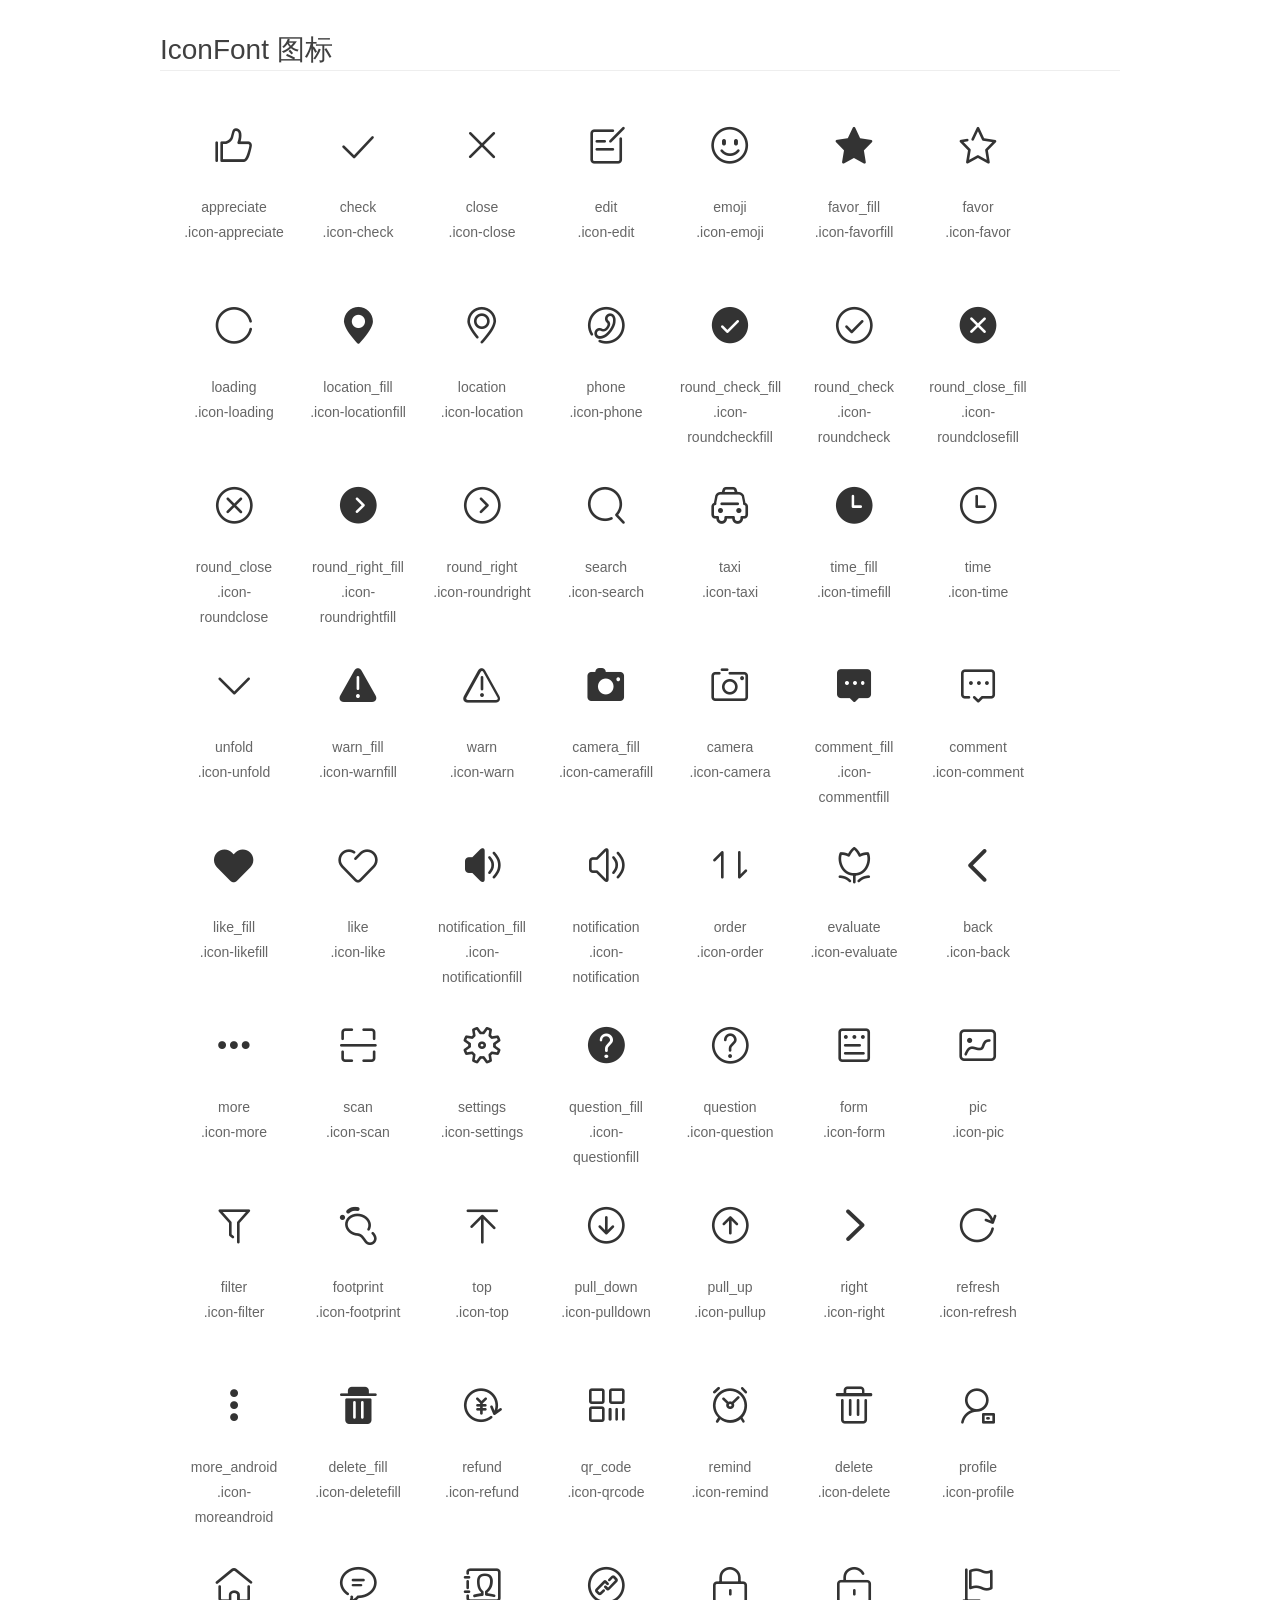
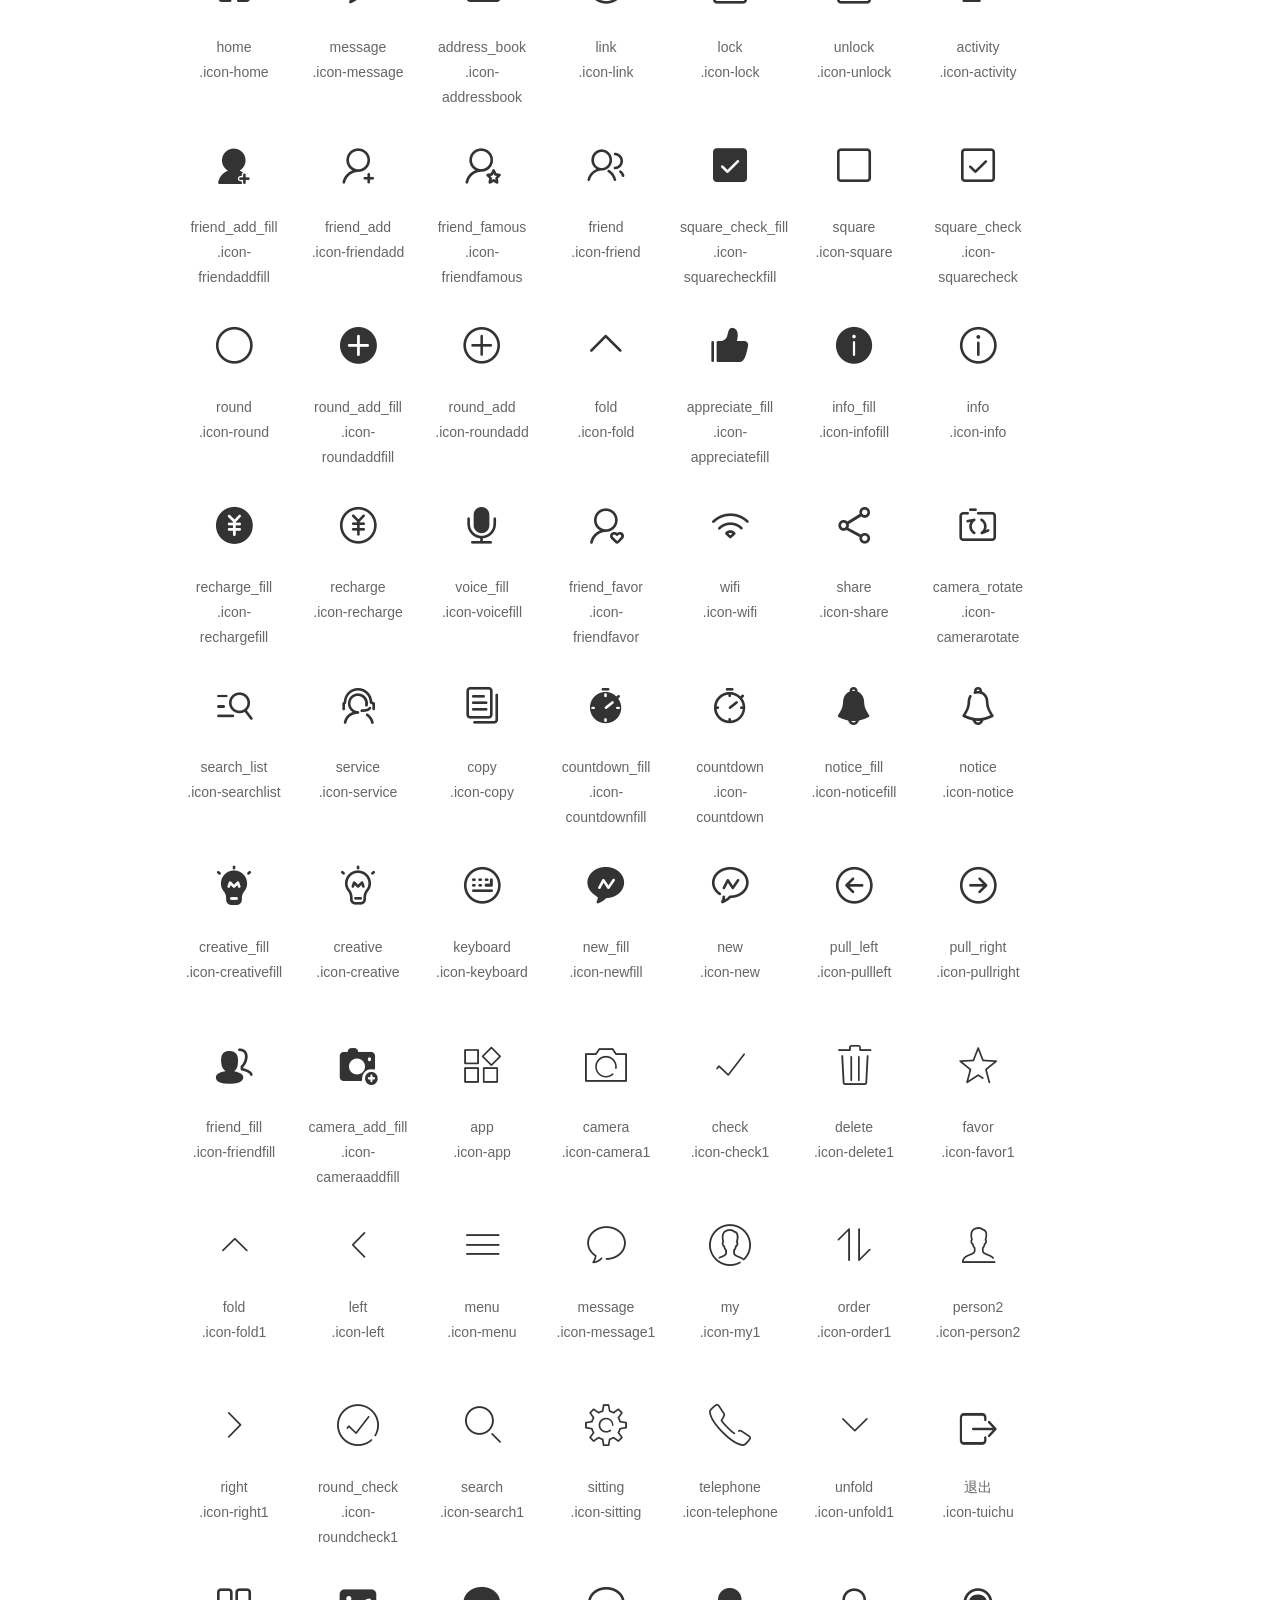
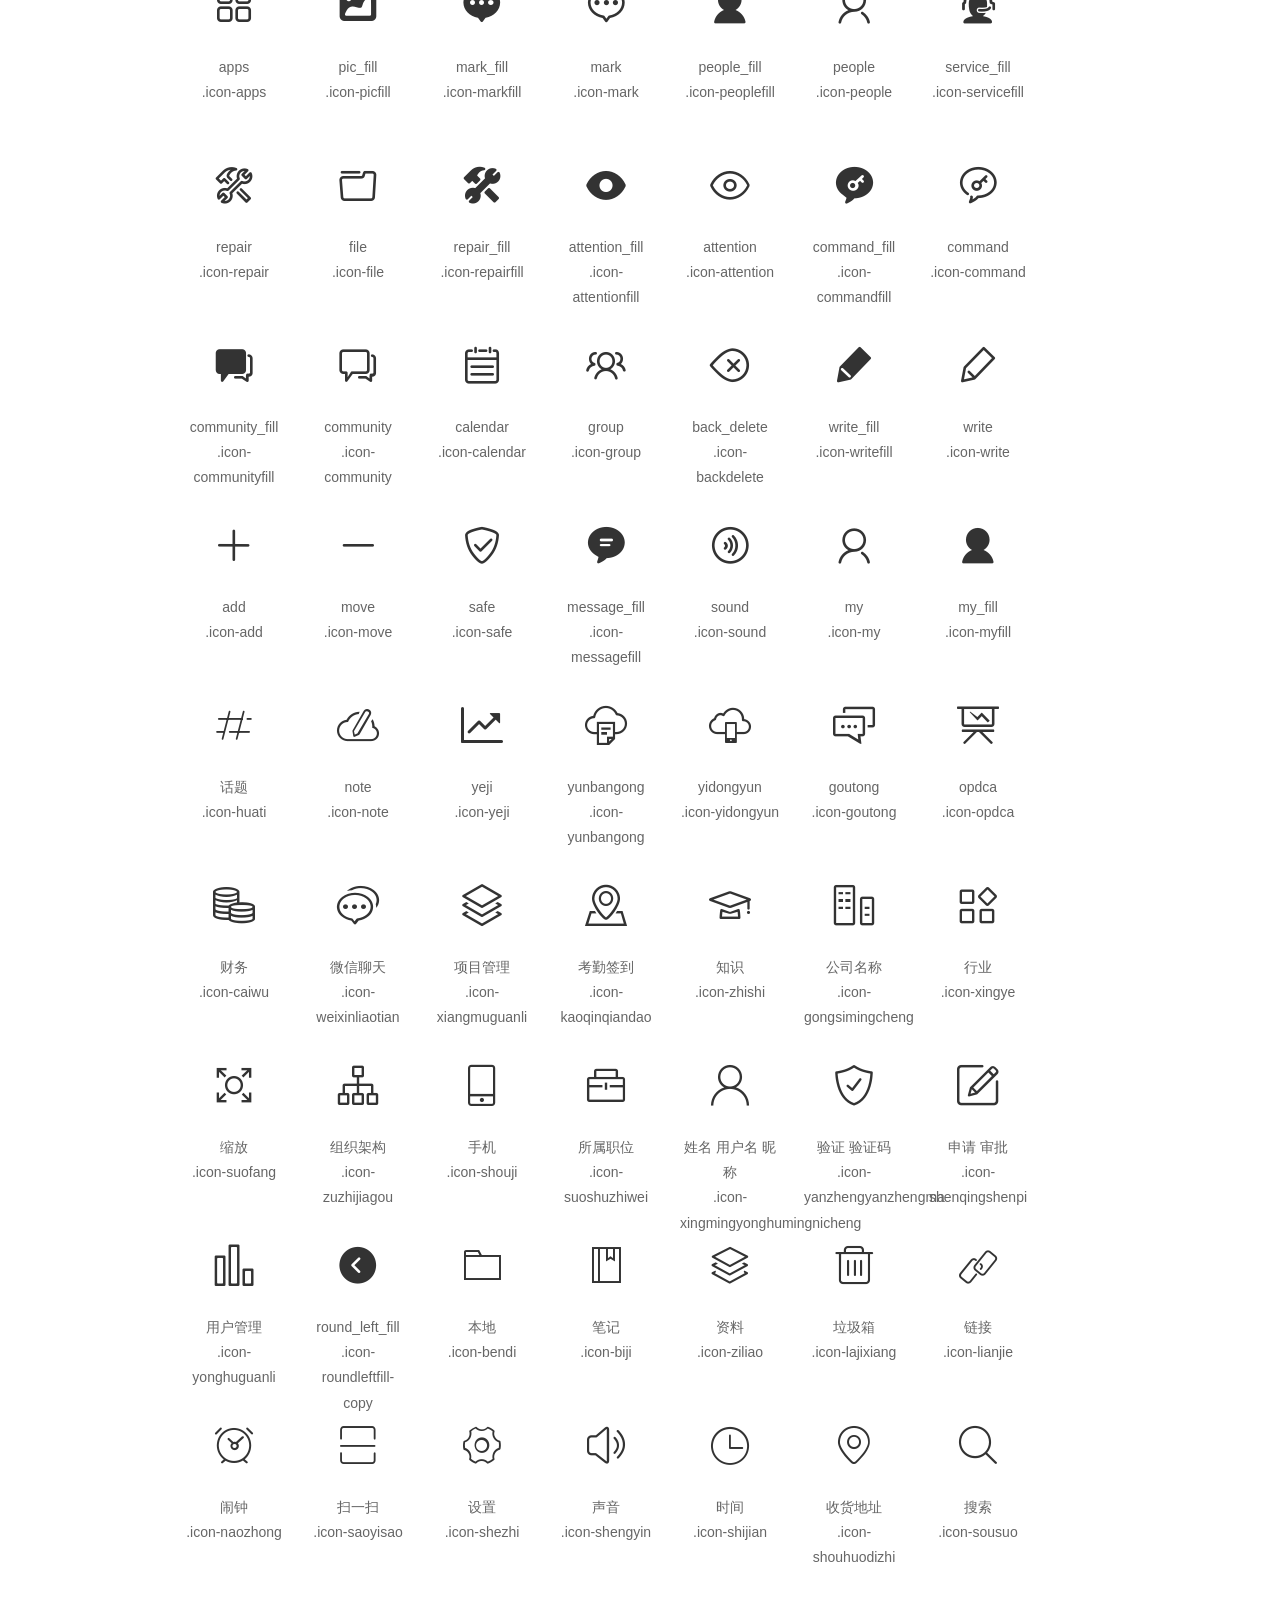
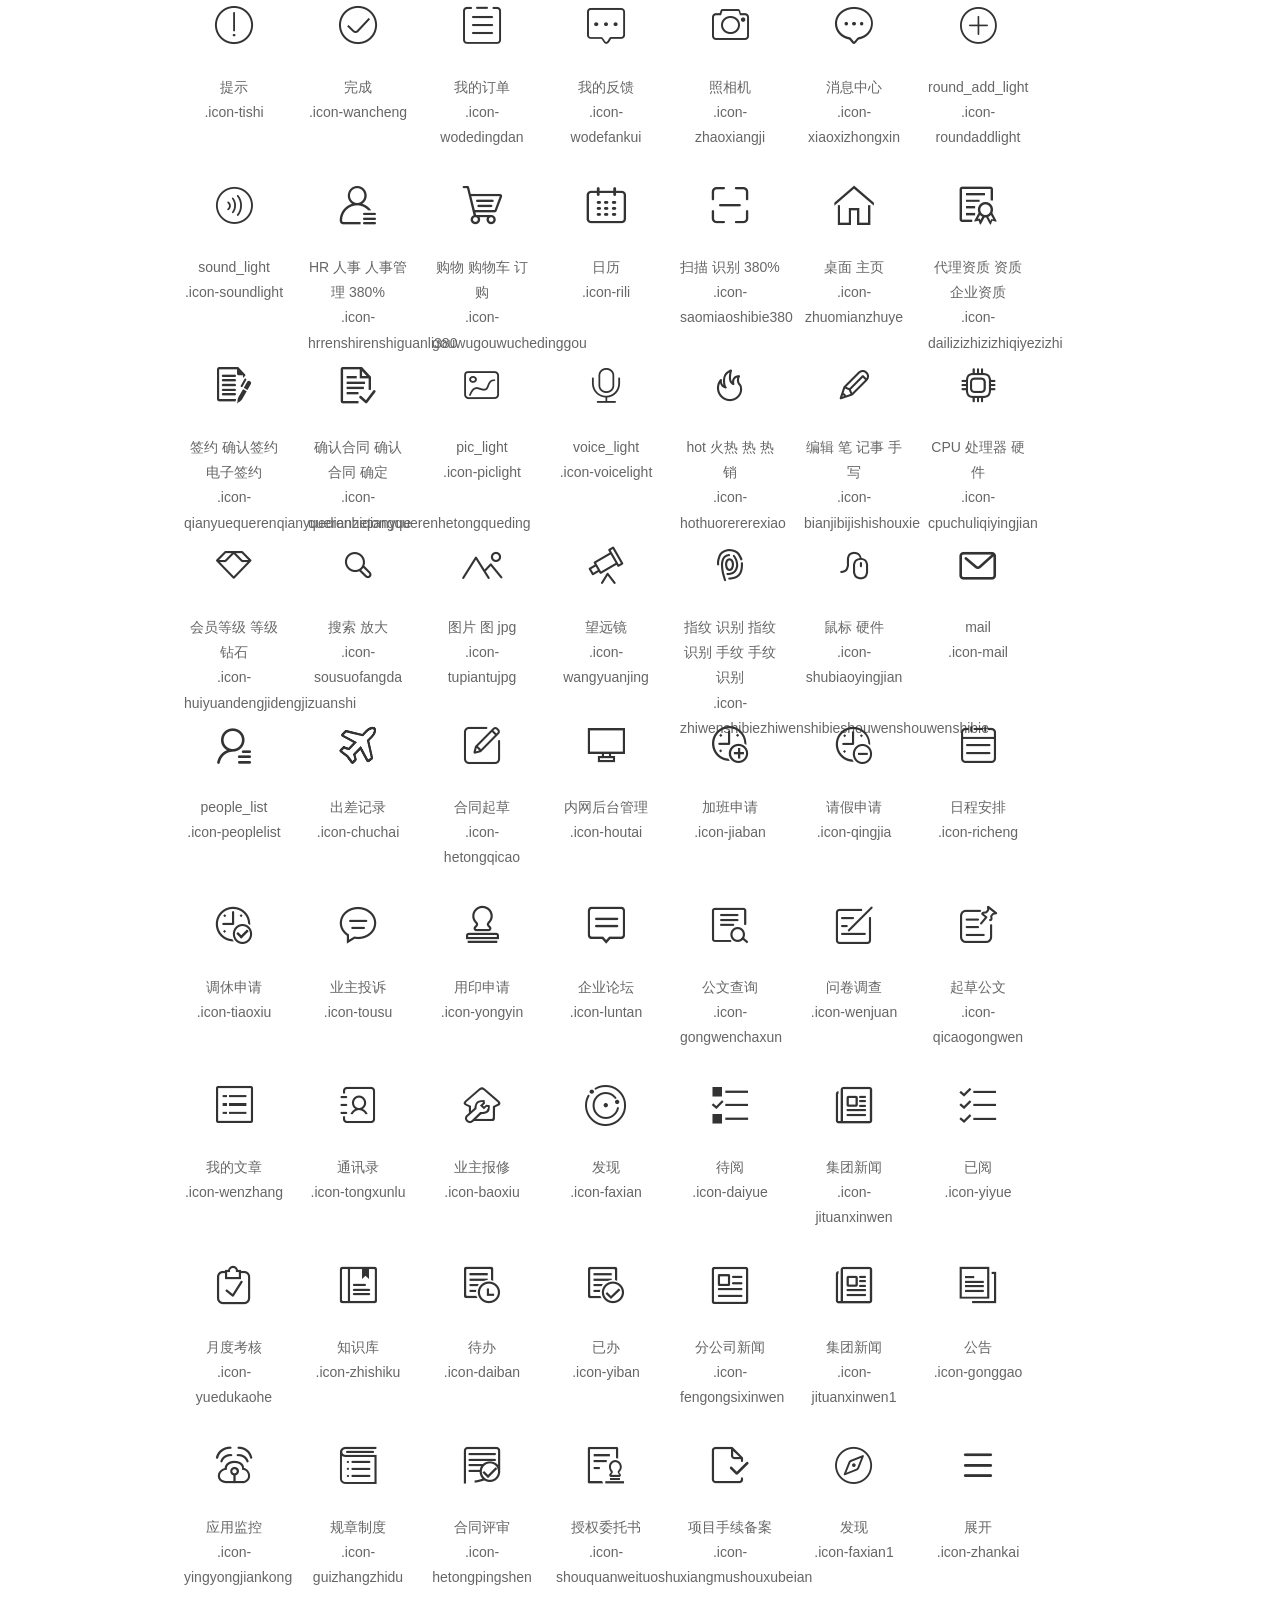
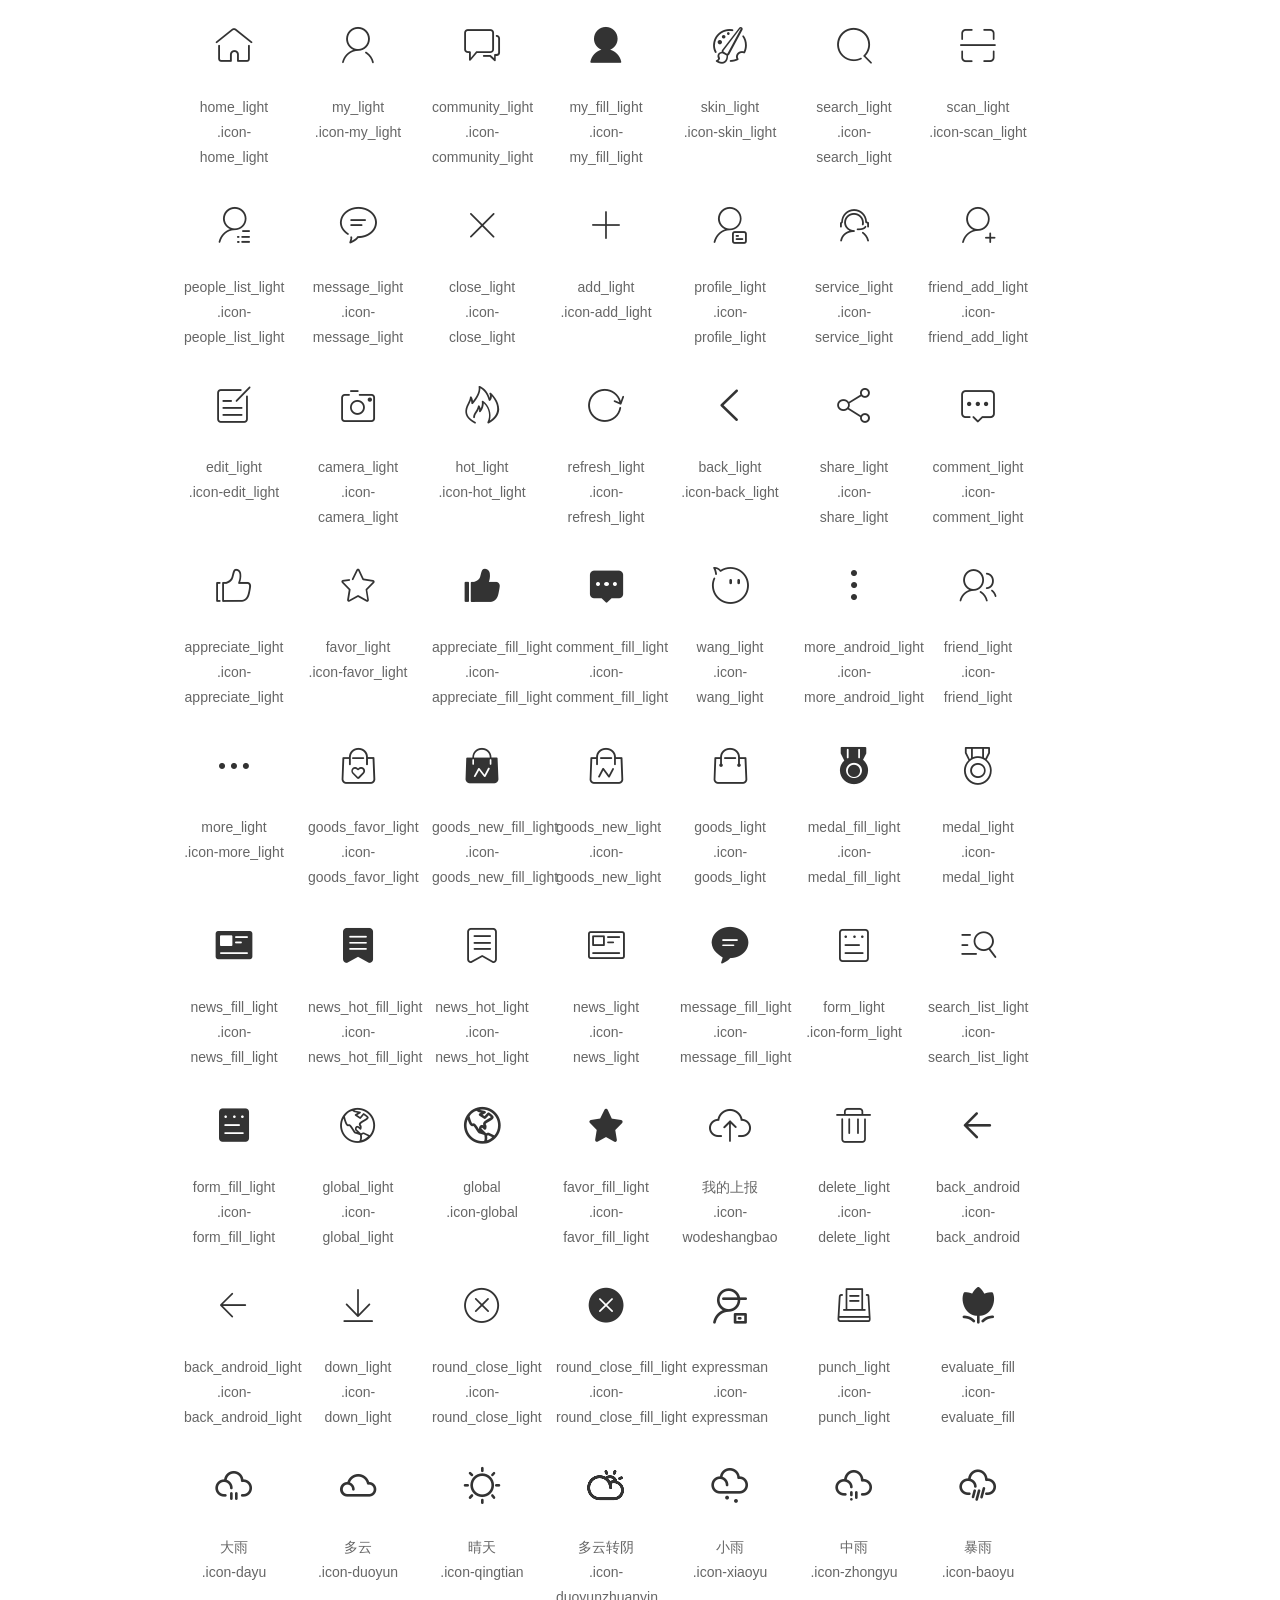
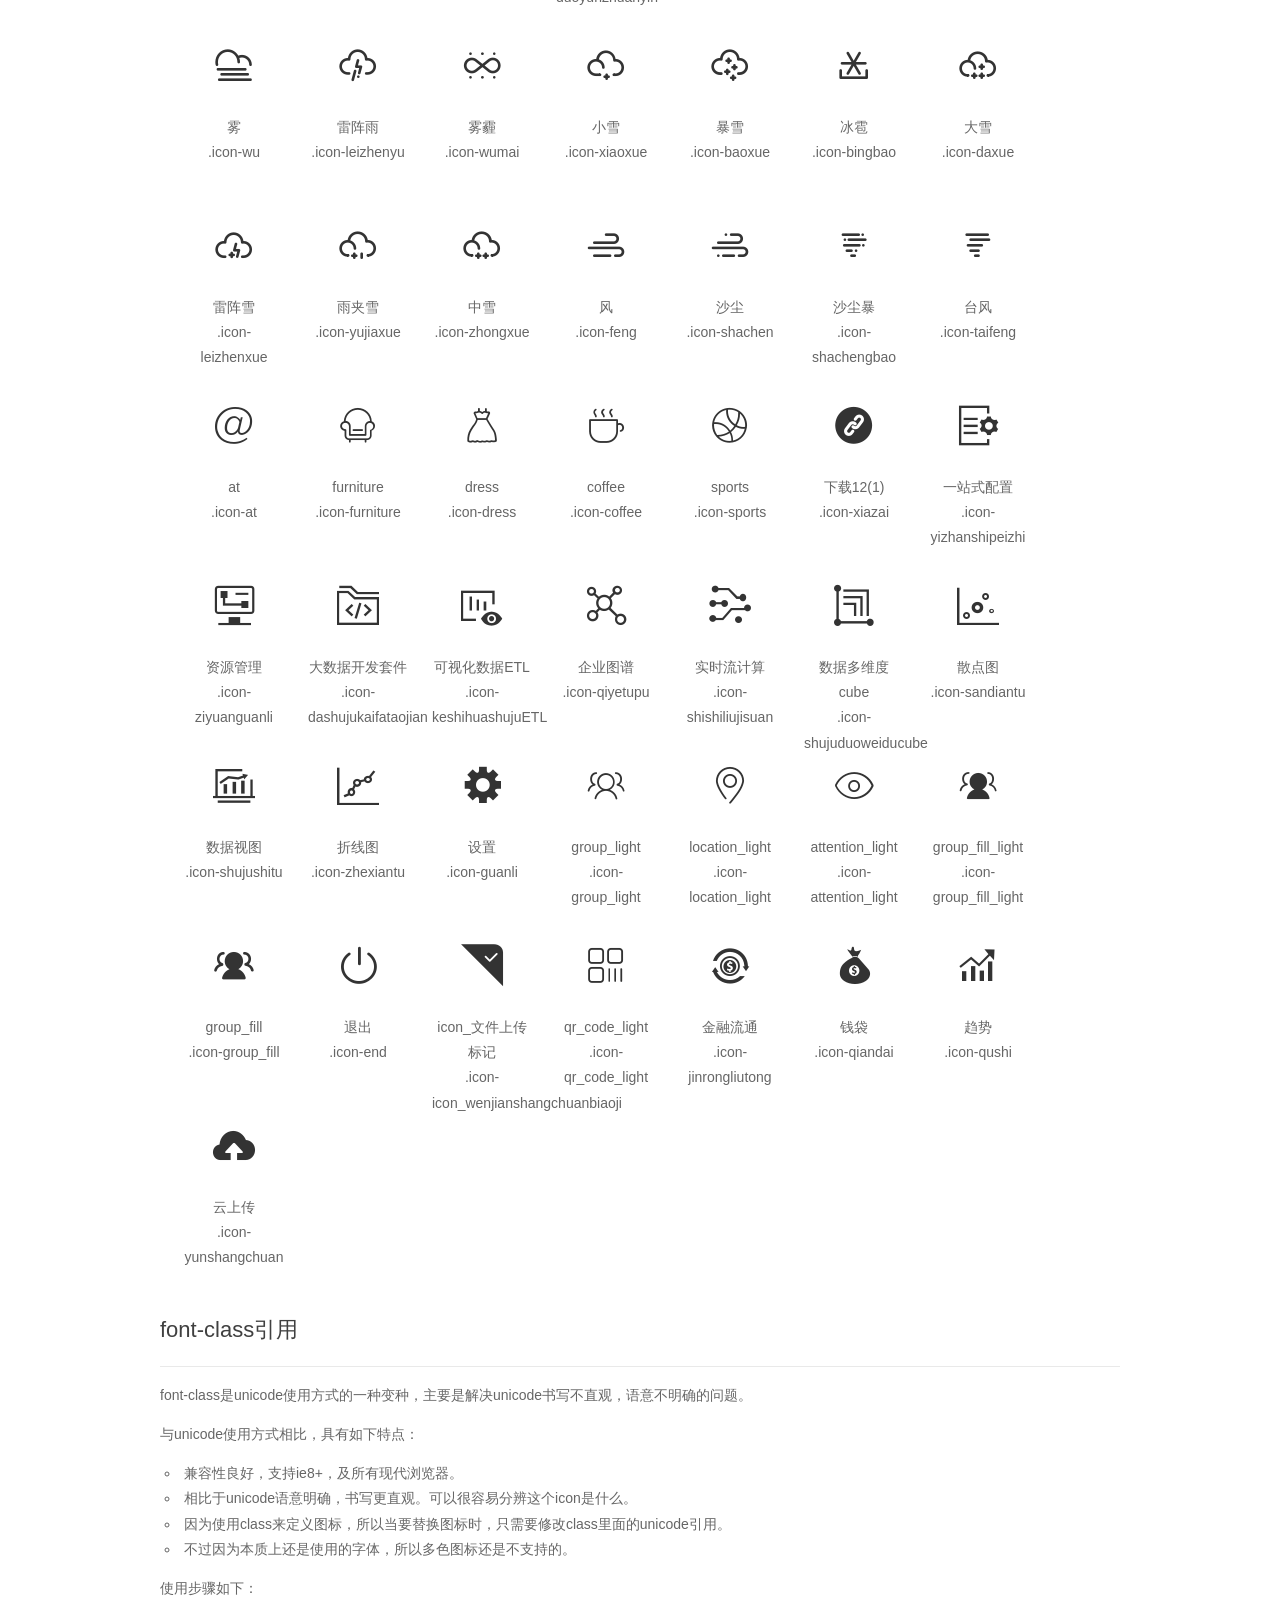
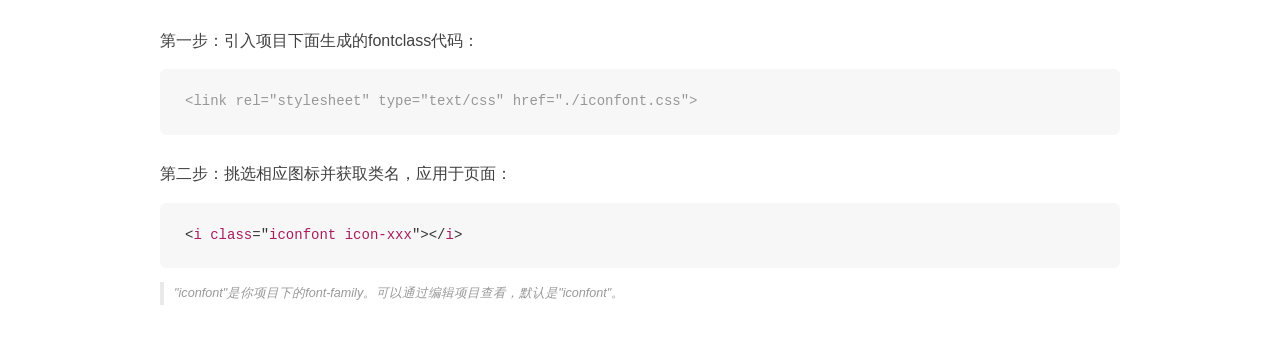
<file: src/main/webapp/static/plugins/easyuiplus/iconfont/demo_fontclass.html>
<!DOCTYPE html>
<html>
<head>
    <meta charset="utf-8"/>
    <title>IconFont</title>
    <link rel="stylesheet" href="demo.css">
    <link rel="stylesheet" href="iconfont.css">
</head>
<body>
    <div class="main markdown">
        <h1>IconFont 图标</h1>
        <ul class="icon_lists clear">
            
                <li>
                <i class="icon iconfont icon-appreciate"></i>
                    <div class="name">appreciate</div>
                    <div class="fontclass">.icon-appreciate</div>
                </li>
            
                <li>
                <i class="icon iconfont icon-check"></i>
                    <div class="name">check</div>
                    <div class="fontclass">.icon-check</div>
                </li>
            
                <li>
                <i class="icon iconfont icon-close"></i>
                    <div class="name">close</div>
                    <div class="fontclass">.icon-close</div>
                </li>
            
                <li>
                <i class="icon iconfont icon-edit"></i>
                    <div class="name">edit</div>
                    <div class="fontclass">.icon-edit</div>
                </li>
            
                <li>
                <i class="icon iconfont icon-emoji"></i>
                    <div class="name">emoji</div>
                    <div class="fontclass">.icon-emoji</div>
                </li>
            
                <li>
                <i class="icon iconfont icon-favorfill"></i>
                    <div class="name">favor_fill</div>
                    <div class="fontclass">.icon-favorfill</div>
                </li>
            
                <li>
                <i class="icon iconfont icon-favor"></i>
                    <div class="name">favor</div>
                    <div class="fontclass">.icon-favor</div>
                </li>
            
                <li>
                <i class="icon iconfont icon-loading"></i>
                    <div class="name">loading</div>
                    <div class="fontclass">.icon-loading</div>
                </li>
            
                <li>
                <i class="icon iconfont icon-locationfill"></i>
                    <div class="name">location_fill</div>
                    <div class="fontclass">.icon-locationfill</div>
                </li>
            
                <li>
                <i class="icon iconfont icon-location"></i>
                    <div class="name">location</div>
                    <div class="fontclass">.icon-location</div>
                </li>
            
                <li>
                <i class="icon iconfont icon-phone"></i>
                    <div class="name">phone</div>
                    <div class="fontclass">.icon-phone</div>
                </li>
            
                <li>
                <i class="icon iconfont icon-roundcheckfill"></i>
                    <div class="name">round_check_fill</div>
                    <div class="fontclass">.icon-roundcheckfill</div>
                </li>
            
                <li>
                <i class="icon iconfont icon-roundcheck"></i>
                    <div class="name">round_check</div>
                    <div class="fontclass">.icon-roundcheck</div>
                </li>
            
                <li>
                <i class="icon iconfont icon-roundclosefill"></i>
                    <div class="name">round_close_fill</div>
                    <div class="fontclass">.icon-roundclosefill</div>
                </li>
            
                <li>
                <i class="icon iconfont icon-roundclose"></i>
                    <div class="name">round_close</div>
                    <div class="fontclass">.icon-roundclose</div>
                </li>
            
                <li>
                <i class="icon iconfont icon-roundrightfill"></i>
                    <div class="name">round_right_fill</div>
                    <div class="fontclass">.icon-roundrightfill</div>
                </li>
            
                <li>
                <i class="icon iconfont icon-roundright"></i>
                    <div class="name">round_right</div>
                    <div class="fontclass">.icon-roundright</div>
                </li>
            
                <li>
                <i class="icon iconfont icon-search"></i>
                    <div class="name">search</div>
                    <div class="fontclass">.icon-search</div>
                </li>
            
                <li>
                <i class="icon iconfont icon-taxi"></i>
                    <div class="name">taxi</div>
                    <div class="fontclass">.icon-taxi</div>
                </li>
            
                <li>
                <i class="icon iconfont icon-timefill"></i>
                    <div class="name">time_fill</div>
                    <div class="fontclass">.icon-timefill</div>
                </li>
            
                <li>
                <i class="icon iconfont icon-time"></i>
                    <div class="name">time</div>
                    <div class="fontclass">.icon-time</div>
                </li>
            
                <li>
                <i class="icon iconfont icon-unfold"></i>
                    <div class="name">unfold</div>
                    <div class="fontclass">.icon-unfold</div>
                </li>
            
                <li>
                <i class="icon iconfont icon-warnfill"></i>
                    <div class="name">warn_fill</div>
                    <div class="fontclass">.icon-warnfill</div>
                </li>
            
                <li>
                <i class="icon iconfont icon-warn"></i>
                    <div class="name">warn</div>
                    <div class="fontclass">.icon-warn</div>
                </li>
            
                <li>
                <i class="icon iconfont icon-camerafill"></i>
                    <div class="name">camera_fill</div>
                    <div class="fontclass">.icon-camerafill</div>
                </li>
            
                <li>
                <i class="icon iconfont icon-camera"></i>
                    <div class="name">camera</div>
                    <div class="fontclass">.icon-camera</div>
                </li>
            
                <li>
                <i class="icon iconfont icon-commentfill"></i>
                    <div class="name">comment_fill</div>
                    <div class="fontclass">.icon-commentfill</div>
                </li>
            
                <li>
                <i class="icon iconfont icon-comment"></i>
                    <div class="name">comment</div>
                    <div class="fontclass">.icon-comment</div>
                </li>
            
                <li>
                <i class="icon iconfont icon-likefill"></i>
                    <div class="name">like_fill</div>
                    <div class="fontclass">.icon-likefill</div>
                </li>
            
                <li>
                <i class="icon iconfont icon-like"></i>
                    <div class="name">like</div>
                    <div class="fontclass">.icon-like</div>
                </li>
            
                <li>
                <i class="icon iconfont icon-notificationfill"></i>
                    <div class="name">notification_fill</div>
                    <div class="fontclass">.icon-notificationfill</div>
                </li>
            
                <li>
                <i class="icon iconfont icon-notification"></i>
                    <div class="name">notification</div>
                    <div class="fontclass">.icon-notification</div>
                </li>
            
                <li>
                <i class="icon iconfont icon-order"></i>
                    <div class="name">order</div>
                    <div class="fontclass">.icon-order</div>
                </li>
            
                <li>
                <i class="icon iconfont icon-evaluate"></i>
                    <div class="name">evaluate</div>
                    <div class="fontclass">.icon-evaluate</div>
                </li>
            
                <li>
                <i class="icon iconfont icon-back"></i>
                    <div class="name">back</div>
                    <div class="fontclass">.icon-back</div>
                </li>
            
                <li>
                <i class="icon iconfont icon-more"></i>
                    <div class="name">more</div>
                    <div class="fontclass">.icon-more</div>
                </li>
            
                <li>
                <i class="icon iconfont icon-scan"></i>
                    <div class="name">scan</div>
                    <div class="fontclass">.icon-scan</div>
                </li>
            
                <li>
                <i class="icon iconfont icon-settings"></i>
                    <div class="name">settings</div>
                    <div class="fontclass">.icon-settings</div>
                </li>
            
                <li>
                <i class="icon iconfont icon-questionfill"></i>
                    <div class="name">question_fill</div>
                    <div class="fontclass">.icon-questionfill</div>
                </li>
            
                <li>
                <i class="icon iconfont icon-question"></i>
                    <div class="name">question</div>
                    <div class="fontclass">.icon-question</div>
                </li>
            
                <li>
                <i class="icon iconfont icon-form"></i>
                    <div class="name">form</div>
                    <div class="fontclass">.icon-form</div>
                </li>
            
                <li>
                <i class="icon iconfont icon-pic"></i>
                    <div class="name">pic</div>
                    <div class="fontclass">.icon-pic</div>
                </li>
            
                <li>
                <i class="icon iconfont icon-filter"></i>
                    <div class="name">filter</div>
                    <div class="fontclass">.icon-filter</div>
                </li>
            
                <li>
                <i class="icon iconfont icon-footprint"></i>
                    <div class="name">footprint</div>
                    <div class="fontclass">.icon-footprint</div>
                </li>
            
                <li>
                <i class="icon iconfont icon-top"></i>
                    <div class="name">top</div>
                    <div class="fontclass">.icon-top</div>
                </li>
            
                <li>
                <i class="icon iconfont icon-pulldown"></i>
                    <div class="name">pull_down</div>
                    <div class="fontclass">.icon-pulldown</div>
                </li>
            
                <li>
                <i class="icon iconfont icon-pullup"></i>
                    <div class="name">pull_up</div>
                    <div class="fontclass">.icon-pullup</div>
                </li>
            
                <li>
                <i class="icon iconfont icon-right"></i>
                    <div class="name">right</div>
                    <div class="fontclass">.icon-right</div>
                </li>
            
                <li>
                <i class="icon iconfont icon-refresh"></i>
                    <div class="name">refresh</div>
                    <div class="fontclass">.icon-refresh</div>
                </li>
            
                <li>
                <i class="icon iconfont icon-moreandroid"></i>
                    <div class="name">more_android</div>
                    <div class="fontclass">.icon-moreandroid</div>
                </li>
            
                <li>
                <i class="icon iconfont icon-deletefill"></i>
                    <div class="name">delete_fill</div>
                    <div class="fontclass">.icon-deletefill</div>
                </li>
            
                <li>
                <i class="icon iconfont icon-refund"></i>
                    <div class="name">refund</div>
                    <div class="fontclass">.icon-refund</div>
                </li>
            
                <li>
                <i class="icon iconfont icon-qrcode"></i>
                    <div class="name">qr_code</div>
                    <div class="fontclass">.icon-qrcode</div>
                </li>
            
                <li>
                <i class="icon iconfont icon-remind"></i>
                    <div class="name">remind</div>
                    <div class="fontclass">.icon-remind</div>
                </li>
            
                <li>
                <i class="icon iconfont icon-delete"></i>
                    <div class="name">delete</div>
                    <div class="fontclass">.icon-delete</div>
                </li>
            
                <li>
                <i class="icon iconfont icon-profile"></i>
                    <div class="name">profile</div>
                    <div class="fontclass">.icon-profile</div>
                </li>
            
                <li>
                <i class="icon iconfont icon-home"></i>
                    <div class="name">home</div>
                    <div class="fontclass">.icon-home</div>
                </li>
            
                <li>
                <i class="icon iconfont icon-message"></i>
                    <div class="name">message</div>
                    <div class="fontclass">.icon-message</div>
                </li>
            
                <li>
                <i class="icon iconfont icon-addressbook"></i>
                    <div class="name">address_book</div>
                    <div class="fontclass">.icon-addressbook</div>
                </li>
            
                <li>
                <i class="icon iconfont icon-link"></i>
                    <div class="name">link</div>
                    <div class="fontclass">.icon-link</div>
                </li>
            
                <li>
                <i class="icon iconfont icon-lock"></i>
                    <div class="name">lock</div>
                    <div class="fontclass">.icon-lock</div>
                </li>
            
                <li>
                <i class="icon iconfont icon-unlock"></i>
                    <div class="name">unlock</div>
                    <div class="fontclass">.icon-unlock</div>
                </li>
            
                <li>
                <i class="icon iconfont icon-activity"></i>
                    <div class="name">activity</div>
                    <div class="fontclass">.icon-activity</div>
                </li>
            
                <li>
                <i class="icon iconfont icon-friendaddfill"></i>
                    <div class="name">friend_add_fill</div>
                    <div class="fontclass">.icon-friendaddfill</div>
                </li>
            
                <li>
                <i class="icon iconfont icon-friendadd"></i>
                    <div class="name">friend_add</div>
                    <div class="fontclass">.icon-friendadd</div>
                </li>
            
                <li>
                <i class="icon iconfont icon-friendfamous"></i>
                    <div class="name">friend_famous</div>
                    <div class="fontclass">.icon-friendfamous</div>
                </li>
            
                <li>
                <i class="icon iconfont icon-friend"></i>
                    <div class="name">friend</div>
                    <div class="fontclass">.icon-friend</div>
                </li>
            
                <li>
                <i class="icon iconfont icon-squarecheckfill"></i>
                    <div class="name">square_check_fill</div>
                    <div class="fontclass">.icon-squarecheckfill</div>
                </li>
            
                <li>
                <i class="icon iconfont icon-square"></i>
                    <div class="name">square</div>
                    <div class="fontclass">.icon-square</div>
                </li>
            
                <li>
                <i class="icon iconfont icon-squarecheck"></i>
                    <div class="name">square_check</div>
                    <div class="fontclass">.icon-squarecheck</div>
                </li>
            
                <li>
                <i class="icon iconfont icon-round"></i>
                    <div class="name">round</div>
                    <div class="fontclass">.icon-round</div>
                </li>
            
                <li>
                <i class="icon iconfont icon-roundaddfill"></i>
                    <div class="name">round_add_fill</div>
                    <div class="fontclass">.icon-roundaddfill</div>
                </li>
            
                <li>
                <i class="icon iconfont icon-roundadd"></i>
                    <div class="name">round_add</div>
                    <div class="fontclass">.icon-roundadd</div>
                </li>
            
                <li>
                <i class="icon iconfont icon-fold"></i>
                    <div class="name">fold</div>
                    <div class="fontclass">.icon-fold</div>
                </li>
            
                <li>
                <i class="icon iconfont icon-appreciatefill"></i>
                    <div class="name">appreciate_fill</div>
                    <div class="fontclass">.icon-appreciatefill</div>
                </li>
            
                <li>
                <i class="icon iconfont icon-infofill"></i>
                    <div class="name">info_fill</div>
                    <div class="fontclass">.icon-infofill</div>
                </li>
            
                <li>
                <i class="icon iconfont icon-info"></i>
                    <div class="name">info</div>
                    <div class="fontclass">.icon-info</div>
                </li>
            
                <li>
                <i class="icon iconfont icon-rechargefill"></i>
                    <div class="name">recharge_fill</div>
                    <div class="fontclass">.icon-rechargefill</div>
                </li>
            
                <li>
                <i class="icon iconfont icon-recharge"></i>
                    <div class="name">recharge</div>
                    <div class="fontclass">.icon-recharge</div>
                </li>
            
                <li>
                <i class="icon iconfont icon-voicefill"></i>
                    <div class="name">voice_fill</div>
                    <div class="fontclass">.icon-voicefill</div>
                </li>
            
                <li>
                <i class="icon iconfont icon-friendfavor"></i>
                    <div class="name">friend_favor</div>
                    <div class="fontclass">.icon-friendfavor</div>
                </li>
            
                <li>
                <i class="icon iconfont icon-wifi"></i>
                    <div class="name">wifi</div>
                    <div class="fontclass">.icon-wifi</div>
                </li>
            
                <li>
                <i class="icon iconfont icon-share"></i>
                    <div class="name">share</div>
                    <div class="fontclass">.icon-share</div>
                </li>
            
                <li>
                <i class="icon iconfont icon-camerarotate"></i>
                    <div class="name">camera_rotate</div>
                    <div class="fontclass">.icon-camerarotate</div>
                </li>
            
                <li>
                <i class="icon iconfont icon-searchlist"></i>
                    <div class="name">search_list</div>
                    <div class="fontclass">.icon-searchlist</div>
                </li>
            
                <li>
                <i class="icon iconfont icon-service"></i>
                    <div class="name">service</div>
                    <div class="fontclass">.icon-service</div>
                </li>
            
                <li>
                <i class="icon iconfont icon-copy"></i>
                    <div class="name">copy</div>
                    <div class="fontclass">.icon-copy</div>
                </li>
            
                <li>
                <i class="icon iconfont icon-countdownfill"></i>
                    <div class="name">countdown_fill</div>
                    <div class="fontclass">.icon-countdownfill</div>
                </li>
            
                <li>
                <i class="icon iconfont icon-countdown"></i>
                    <div class="name">countdown</div>
                    <div class="fontclass">.icon-countdown</div>
                </li>
            
                <li>
                <i class="icon iconfont icon-noticefill"></i>
                    <div class="name">notice_fill</div>
                    <div class="fontclass">.icon-noticefill</div>
                </li>
            
                <li>
                <i class="icon iconfont icon-notice"></i>
                    <div class="name">notice</div>
                    <div class="fontclass">.icon-notice</div>
                </li>
            
                <li>
                <i class="icon iconfont icon-creativefill"></i>
                    <div class="name">creative_fill</div>
                    <div class="fontclass">.icon-creativefill</div>
                </li>
            
                <li>
                <i class="icon iconfont icon-creative"></i>
                    <div class="name">creative</div>
                    <div class="fontclass">.icon-creative</div>
                </li>
            
                <li>
                <i class="icon iconfont icon-keyboard"></i>
                    <div class="name">keyboard</div>
                    <div class="fontclass">.icon-keyboard</div>
                </li>
            
                <li>
                <i class="icon iconfont icon-newfill"></i>
                    <div class="name">new_fill</div>
                    <div class="fontclass">.icon-newfill</div>
                </li>
            
                <li>
                <i class="icon iconfont icon-new"></i>
                    <div class="name">new</div>
                    <div class="fontclass">.icon-new</div>
                </li>
            
                <li>
                <i class="icon iconfont icon-pullleft"></i>
                    <div class="name">pull_left</div>
                    <div class="fontclass">.icon-pullleft</div>
                </li>
            
                <li>
                <i class="icon iconfont icon-pullright"></i>
                    <div class="name">pull_right</div>
                    <div class="fontclass">.icon-pullright</div>
                </li>
            
                <li>
                <i class="icon iconfont icon-friendfill"></i>
                    <div class="name">friend_fill</div>
                    <div class="fontclass">.icon-friendfill</div>
                </li>
            
                <li>
                <i class="icon iconfont icon-cameraaddfill"></i>
                    <div class="name">camera_add_fill</div>
                    <div class="fontclass">.icon-cameraaddfill</div>
                </li>
            
                <li>
                <i class="icon iconfont icon-app"></i>
                    <div class="name">app</div>
                    <div class="fontclass">.icon-app</div>
                </li>
            
                <li>
                <i class="icon iconfont icon-camera1"></i>
                    <div class="name">camera</div>
                    <div class="fontclass">.icon-camera1</div>
                </li>
            
                <li>
                <i class="icon iconfont icon-check1"></i>
                    <div class="name">check</div>
                    <div class="fontclass">.icon-check1</div>
                </li>
            
                <li>
                <i class="icon iconfont icon-delete1"></i>
                    <div class="name">delete</div>
                    <div class="fontclass">.icon-delete1</div>
                </li>
            
                <li>
                <i class="icon iconfont icon-favor1"></i>
                    <div class="name">favor</div>
                    <div class="fontclass">.icon-favor1</div>
                </li>
            
                <li>
                <i class="icon iconfont icon-fold1"></i>
                    <div class="name">fold</div>
                    <div class="fontclass">.icon-fold1</div>
                </li>
            
                <li>
                <i class="icon iconfont icon-left"></i>
                    <div class="name">left</div>
                    <div class="fontclass">.icon-left</div>
                </li>
            
                <li>
                <i class="icon iconfont icon-menu"></i>
                    <div class="name">menu</div>
                    <div class="fontclass">.icon-menu</div>
                </li>
            
                <li>
                <i class="icon iconfont icon-message1"></i>
                    <div class="name">message</div>
                    <div class="fontclass">.icon-message1</div>
                </li>
            
                <li>
                <i class="icon iconfont icon-my1"></i>
                    <div class="name">my</div>
                    <div class="fontclass">.icon-my1</div>
                </li>
            
                <li>
                <i class="icon iconfont icon-order1"></i>
                    <div class="name">order</div>
                    <div class="fontclass">.icon-order1</div>
                </li>
            
                <li>
                <i class="icon iconfont icon-person2"></i>
                    <div class="name">person2</div>
                    <div class="fontclass">.icon-person2</div>
                </li>
            
                <li>
                <i class="icon iconfont icon-right1"></i>
                    <div class="name">right</div>
                    <div class="fontclass">.icon-right1</div>
                </li>
            
                <li>
                <i class="icon iconfont icon-roundcheck1"></i>
                    <div class="name">round_check</div>
                    <div class="fontclass">.icon-roundcheck1</div>
                </li>
            
                <li>
                <i class="icon iconfont icon-search1"></i>
                    <div class="name">search</div>
                    <div class="fontclass">.icon-search1</div>
                </li>
            
                <li>
                <i class="icon iconfont icon-sitting"></i>
                    <div class="name">sitting</div>
                    <div class="fontclass">.icon-sitting</div>
                </li>
            
                <li>
                <i class="icon iconfont icon-telephone"></i>
                    <div class="name">telephone</div>
                    <div class="fontclass">.icon-telephone</div>
                </li>
            
                <li>
                <i class="icon iconfont icon-unfold1"></i>
                    <div class="name">unfold</div>
                    <div class="fontclass">.icon-unfold1</div>
                </li>
            
                <li>
                <i class="icon iconfont icon-tuichu"></i>
                    <div class="name">退出</div>
                    <div class="fontclass">.icon-tuichu</div>
                </li>
            
                <li>
                <i class="icon iconfont icon-apps"></i>
                    <div class="name">apps</div>
                    <div class="fontclass">.icon-apps</div>
                </li>
            
                <li>
                <i class="icon iconfont icon-picfill"></i>
                    <div class="name">pic_fill</div>
                    <div class="fontclass">.icon-picfill</div>
                </li>
            
                <li>
                <i class="icon iconfont icon-markfill"></i>
                    <div class="name">mark_fill</div>
                    <div class="fontclass">.icon-markfill</div>
                </li>
            
                <li>
                <i class="icon iconfont icon-mark"></i>
                    <div class="name">mark</div>
                    <div class="fontclass">.icon-mark</div>
                </li>
            
                <li>
                <i class="icon iconfont icon-peoplefill"></i>
                    <div class="name">people_fill</div>
                    <div class="fontclass">.icon-peoplefill</div>
                </li>
            
                <li>
                <i class="icon iconfont icon-people"></i>
                    <div class="name">people</div>
                    <div class="fontclass">.icon-people</div>
                </li>
            
                <li>
                <i class="icon iconfont icon-servicefill"></i>
                    <div class="name">service_fill</div>
                    <div class="fontclass">.icon-servicefill</div>
                </li>
            
                <li>
                <i class="icon iconfont icon-repair"></i>
                    <div class="name">repair</div>
                    <div class="fontclass">.icon-repair</div>
                </li>
            
                <li>
                <i class="icon iconfont icon-file"></i>
                    <div class="name">file</div>
                    <div class="fontclass">.icon-file</div>
                </li>
            
                <li>
                <i class="icon iconfont icon-repairfill"></i>
                    <div class="name">repair_fill</div>
                    <div class="fontclass">.icon-repairfill</div>
                </li>
            
                <li>
                <i class="icon iconfont icon-attentionfill"></i>
                    <div class="name">attention_fill</div>
                    <div class="fontclass">.icon-attentionfill</div>
                </li>
            
                <li>
                <i class="icon iconfont icon-attention"></i>
                    <div class="name">attention</div>
                    <div class="fontclass">.icon-attention</div>
                </li>
            
                <li>
                <i class="icon iconfont icon-commandfill"></i>
                    <div class="name">command_fill</div>
                    <div class="fontclass">.icon-commandfill</div>
                </li>
            
                <li>
                <i class="icon iconfont icon-command"></i>
                    <div class="name">command</div>
                    <div class="fontclass">.icon-command</div>
                </li>
            
                <li>
                <i class="icon iconfont icon-communityfill"></i>
                    <div class="name">community_fill</div>
                    <div class="fontclass">.icon-communityfill</div>
                </li>
            
                <li>
                <i class="icon iconfont icon-community"></i>
                    <div class="name">community</div>
                    <div class="fontclass">.icon-community</div>
                </li>
            
                <li>
                <i class="icon iconfont icon-calendar"></i>
                    <div class="name">calendar</div>
                    <div class="fontclass">.icon-calendar</div>
                </li>
            
                <li>
                <i class="icon iconfont icon-group"></i>
                    <div class="name">group</div>
                    <div class="fontclass">.icon-group</div>
                </li>
            
                <li>
                <i class="icon iconfont icon-backdelete"></i>
                    <div class="name">back_delete</div>
                    <div class="fontclass">.icon-backdelete</div>
                </li>
            
                <li>
                <i class="icon iconfont icon-writefill"></i>
                    <div class="name">write_fill</div>
                    <div class="fontclass">.icon-writefill</div>
                </li>
            
                <li>
                <i class="icon iconfont icon-write"></i>
                    <div class="name">write</div>
                    <div class="fontclass">.icon-write</div>
                </li>
            
                <li>
                <i class="icon iconfont icon-add"></i>
                    <div class="name">add</div>
                    <div class="fontclass">.icon-add</div>
                </li>
            
                <li>
                <i class="icon iconfont icon-move"></i>
                    <div class="name">move</div>
                    <div class="fontclass">.icon-move</div>
                </li>
            
                <li>
                <i class="icon iconfont icon-safe"></i>
                    <div class="name">safe</div>
                    <div class="fontclass">.icon-safe</div>
                </li>
            
                <li>
                <i class="icon iconfont icon-messagefill"></i>
                    <div class="name">message_fill</div>
                    <div class="fontclass">.icon-messagefill</div>
                </li>
            
                <li>
                <i class="icon iconfont icon-sound"></i>
                    <div class="name">sound</div>
                    <div class="fontclass">.icon-sound</div>
                </li>
            
                <li>
                <i class="icon iconfont icon-my"></i>
                    <div class="name">my</div>
                    <div class="fontclass">.icon-my</div>
                </li>
            
                <li>
                <i class="icon iconfont icon-myfill"></i>
                    <div class="name">my_fill</div>
                    <div class="fontclass">.icon-myfill</div>
                </li>
            
                <li>
                <i class="icon iconfont icon-huati"></i>
                    <div class="name">话题</div>
                    <div class="fontclass">.icon-huati</div>
                </li>
            
                <li>
                <i class="icon iconfont icon-note"></i>
                    <div class="name">note</div>
                    <div class="fontclass">.icon-note</div>
                </li>
            
                <li>
                <i class="icon iconfont icon-yeji"></i>
                    <div class="name">yeji</div>
                    <div class="fontclass">.icon-yeji</div>
                </li>
            
                <li>
                <i class="icon iconfont icon-yunbangong"></i>
                    <div class="name">yunbangong</div>
                    <div class="fontclass">.icon-yunbangong</div>
                </li>
            
                <li>
                <i class="icon iconfont icon-yidongyun"></i>
                    <div class="name">yidongyun</div>
                    <div class="fontclass">.icon-yidongyun</div>
                </li>
            
                <li>
                <i class="icon iconfont icon-goutong"></i>
                    <div class="name">goutong</div>
                    <div class="fontclass">.icon-goutong</div>
                </li>
            
                <li>
                <i class="icon iconfont icon-opdca"></i>
                    <div class="name">opdca</div>
                    <div class="fontclass">.icon-opdca</div>
                </li>
            
                <li>
                <i class="icon iconfont icon-caiwu"></i>
                    <div class="name">财务</div>
                    <div class="fontclass">.icon-caiwu</div>
                </li>
            
                <li>
                <i class="icon iconfont icon-weixinliaotian"></i>
                    <div class="name">微信聊天</div>
                    <div class="fontclass">.icon-weixinliaotian</div>
                </li>
            
                <li>
                <i class="icon iconfont icon-xiangmuguanli"></i>
                    <div class="name">项目管理</div>
                    <div class="fontclass">.icon-xiangmuguanli</div>
                </li>
            
                <li>
                <i class="icon iconfont icon-kaoqinqiandao"></i>
                    <div class="name">考勤签到</div>
                    <div class="fontclass">.icon-kaoqinqiandao</div>
                </li>
            
                <li>
                <i class="icon iconfont icon-zhishi"></i>
                    <div class="name">知识</div>
                    <div class="fontclass">.icon-zhishi</div>
                </li>
            
                <li>
                <i class="icon iconfont icon-gongsimingcheng"></i>
                    <div class="name">公司名称</div>
                    <div class="fontclass">.icon-gongsimingcheng</div>
                </li>
            
                <li>
                <i class="icon iconfont icon-xingye"></i>
                    <div class="name">行业</div>
                    <div class="fontclass">.icon-xingye</div>
                </li>
            
                <li>
                <i class="icon iconfont icon-suofang"></i>
                    <div class="name">缩放</div>
                    <div class="fontclass">.icon-suofang</div>
                </li>
            
                <li>
                <i class="icon iconfont icon-zuzhijiagou"></i>
                    <div class="name">组织架构</div>
                    <div class="fontclass">.icon-zuzhijiagou</div>
                </li>
            
                <li>
                <i class="icon iconfont icon-shouji"></i>
                    <div class="name">手机</div>
                    <div class="fontclass">.icon-shouji</div>
                </li>
            
                <li>
                <i class="icon iconfont icon-suoshuzhiwei"></i>
                    <div class="name">所属职位</div>
                    <div class="fontclass">.icon-suoshuzhiwei</div>
                </li>
            
                <li>
                <i class="icon iconfont icon-xingmingyonghumingnicheng"></i>
                    <div class="name">姓名 用户名 昵称</div>
                    <div class="fontclass">.icon-xingmingyonghumingnicheng</div>
                </li>
            
                <li>
                <i class="icon iconfont icon-yanzhengyanzhengma"></i>
                    <div class="name">验证 验证码</div>
                    <div class="fontclass">.icon-yanzhengyanzhengma</div>
                </li>
            
                <li>
                <i class="icon iconfont icon-shenqingshenpi"></i>
                    <div class="name">申请 审批</div>
                    <div class="fontclass">.icon-shenqingshenpi</div>
                </li>
            
                <li>
                <i class="icon iconfont icon-yonghuguanli"></i>
                    <div class="name">用户管理</div>
                    <div class="fontclass">.icon-yonghuguanli</div>
                </li>
            
                <li>
                <i class="icon iconfont icon-roundleftfill-copy"></i>
                    <div class="name">round_left_fill</div>
                    <div class="fontclass">.icon-roundleftfill-copy</div>
                </li>
            
                <li>
                <i class="icon iconfont icon-bendi"></i>
                    <div class="name">本地</div>
                    <div class="fontclass">.icon-bendi</div>
                </li>
            
                <li>
                <i class="icon iconfont icon-biji"></i>
                    <div class="name">笔记</div>
                    <div class="fontclass">.icon-biji</div>
                </li>
            
                <li>
                <i class="icon iconfont icon-ziliao"></i>
                    <div class="name">资料</div>
                    <div class="fontclass">.icon-ziliao</div>
                </li>
            
                <li>
                <i class="icon iconfont icon-lajixiang"></i>
                    <div class="name">垃圾箱</div>
                    <div class="fontclass">.icon-lajixiang</div>
                </li>
            
                <li>
                <i class="icon iconfont icon-lianjie"></i>
                    <div class="name">链接</div>
                    <div class="fontclass">.icon-lianjie</div>
                </li>
            
                <li>
                <i class="icon iconfont icon-naozhong"></i>
                    <div class="name">闹钟</div>
                    <div class="fontclass">.icon-naozhong</div>
                </li>
            
                <li>
                <i class="icon iconfont icon-saoyisao"></i>
                    <div class="name">扫一扫</div>
                    <div class="fontclass">.icon-saoyisao</div>
                </li>
            
                <li>
                <i class="icon iconfont icon-shezhi"></i>
                    <div class="name">设置</div>
                    <div class="fontclass">.icon-shezhi</div>
                </li>
            
                <li>
                <i class="icon iconfont icon-shengyin"></i>
                    <div class="name">声音</div>
                    <div class="fontclass">.icon-shengyin</div>
                </li>
            
                <li>
                <i class="icon iconfont icon-shijian"></i>
                    <div class="name">时间</div>
                    <div class="fontclass">.icon-shijian</div>
                </li>
            
                <li>
                <i class="icon iconfont icon-shouhuodizhi"></i>
                    <div class="name">收货地址</div>
                    <div class="fontclass">.icon-shouhuodizhi</div>
                </li>
            
                <li>
                <i class="icon iconfont icon-sousuo"></i>
                    <div class="name">搜索</div>
                    <div class="fontclass">.icon-sousuo</div>
                </li>
            
                <li>
                <i class="icon iconfont icon-tishi"></i>
                    <div class="name">提示</div>
                    <div class="fontclass">.icon-tishi</div>
                </li>
            
                <li>
                <i class="icon iconfont icon-wancheng"></i>
                    <div class="name">完成</div>
                    <div class="fontclass">.icon-wancheng</div>
                </li>
            
                <li>
                <i class="icon iconfont icon-wodedingdan"></i>
                    <div class="name">我的订单</div>
                    <div class="fontclass">.icon-wodedingdan</div>
                </li>
            
                <li>
                <i class="icon iconfont icon-wodefankui"></i>
                    <div class="name">我的反馈</div>
                    <div class="fontclass">.icon-wodefankui</div>
                </li>
            
                <li>
                <i class="icon iconfont icon-zhaoxiangji"></i>
                    <div class="name">照相机</div>
                    <div class="fontclass">.icon-zhaoxiangji</div>
                </li>
            
                <li>
                <i class="icon iconfont icon-xiaoxizhongxin"></i>
                    <div class="name">消息中心</div>
                    <div class="fontclass">.icon-xiaoxizhongxin</div>
                </li>
            
                <li>
                <i class="icon iconfont icon-roundaddlight"></i>
                    <div class="name">round_add_light</div>
                    <div class="fontclass">.icon-roundaddlight</div>
                </li>
            
                <li>
                <i class="icon iconfont icon-soundlight"></i>
                    <div class="name">sound_light</div>
                    <div class="fontclass">.icon-soundlight</div>
                </li>
            
                <li>
                <i class="icon iconfont icon-hrrenshirenshiguanli380"></i>
                    <div class="name">HR 人事 人事管理 380%</div>
                    <div class="fontclass">.icon-hrrenshirenshiguanli380</div>
                </li>
            
                <li>
                <i class="icon iconfont icon-gouwugouwuchedinggou"></i>
                    <div class="name">购物 购物车 订购</div>
                    <div class="fontclass">.icon-gouwugouwuchedinggou</div>
                </li>
            
                <li>
                <i class="icon iconfont icon-rili"></i>
                    <div class="name">日历</div>
                    <div class="fontclass">.icon-rili</div>
                </li>
            
                <li>
                <i class="icon iconfont icon-saomiaoshibie380"></i>
                    <div class="name">扫描 识别 380%</div>
                    <div class="fontclass">.icon-saomiaoshibie380</div>
                </li>
            
                <li>
                <i class="icon iconfont icon-zhuomianzhuye"></i>
                    <div class="name">桌面 主页</div>
                    <div class="fontclass">.icon-zhuomianzhuye</div>
                </li>
            
                <li>
                <i class="icon iconfont icon-dailizizhizizhiqiyezizhi"></i>
                    <div class="name">代理资质 资质 企业资质</div>
                    <div class="fontclass">.icon-dailizizhizizhiqiyezizhi</div>
                </li>
            
                <li>
                <i class="icon iconfont icon-qianyuequerenqianyuedianziqianyue"></i>
                    <div class="name">签约 确认签约 电子签约</div>
                    <div class="fontclass">.icon-qianyuequerenqianyuedianziqianyue</div>
                </li>
            
                <li>
                <i class="icon iconfont icon-querenhetongquerenhetongqueding"></i>
                    <div class="name">确认合同 确认 合同 确定</div>
                    <div class="fontclass">.icon-querenhetongquerenhetongqueding</div>
                </li>
            
                <li>
                <i class="icon iconfont icon-piclight"></i>
                    <div class="name">pic_light</div>
                    <div class="fontclass">.icon-piclight</div>
                </li>
            
                <li>
                <i class="icon iconfont icon-voicelight"></i>
                    <div class="name">voice_light</div>
                    <div class="fontclass">.icon-voicelight</div>
                </li>
            
                <li>
                <i class="icon iconfont icon-hothuorererexiao"></i>
                    <div class="name">hot 火热 热 热销</div>
                    <div class="fontclass">.icon-hothuorererexiao</div>
                </li>
            
                <li>
                <i class="icon iconfont icon-bianjibijishishouxie"></i>
                    <div class="name">编辑 笔 记事 手写</div>
                    <div class="fontclass">.icon-bianjibijishishouxie</div>
                </li>
            
                <li>
                <i class="icon iconfont icon-cpuchuliqiyingjian"></i>
                    <div class="name">CPU 处理器 硬件</div>
                    <div class="fontclass">.icon-cpuchuliqiyingjian</div>
                </li>
            
                <li>
                <i class="icon iconfont icon-huiyuandengjidengjizuanshi"></i>
                    <div class="name">会员等级 等级 钻石</div>
                    <div class="fontclass">.icon-huiyuandengjidengjizuanshi</div>
                </li>
            
                <li>
                <i class="icon iconfont icon-sousuofangda"></i>
                    <div class="name">搜索 放大</div>
                    <div class="fontclass">.icon-sousuofangda</div>
                </li>
            
                <li>
                <i class="icon iconfont icon-tupiantujpg"></i>
                    <div class="name">图片 图 jpg</div>
                    <div class="fontclass">.icon-tupiantujpg</div>
                </li>
            
                <li>
                <i class="icon iconfont icon-wangyuanjing"></i>
                    <div class="name">望远镜</div>
                    <div class="fontclass">.icon-wangyuanjing</div>
                </li>
            
                <li>
                <i class="icon iconfont icon-zhiwenshibiezhiwenshibieshouwenshouwenshibie"></i>
                    <div class="name">指纹 识别 指纹识别 手纹 手纹识别</div>
                    <div class="fontclass">.icon-zhiwenshibiezhiwenshibieshouwenshouwenshibie</div>
                </li>
            
                <li>
                <i class="icon iconfont icon-shubiaoyingjian"></i>
                    <div class="name">鼠标 硬件</div>
                    <div class="fontclass">.icon-shubiaoyingjian</div>
                </li>
            
                <li>
                <i class="icon iconfont icon-mail"></i>
                    <div class="name">mail</div>
                    <div class="fontclass">.icon-mail</div>
                </li>
            
                <li>
                <i class="icon iconfont icon-peoplelist"></i>
                    <div class="name">people_list</div>
                    <div class="fontclass">.icon-peoplelist</div>
                </li>
            
                <li>
                <i class="icon iconfont icon-chuchai"></i>
                    <div class="name">出差记录</div>
                    <div class="fontclass">.icon-chuchai</div>
                </li>
            
                <li>
                <i class="icon iconfont icon-hetongqicao"></i>
                    <div class="name">合同起草</div>
                    <div class="fontclass">.icon-hetongqicao</div>
                </li>
            
                <li>
                <i class="icon iconfont icon-houtai"></i>
                    <div class="name">内网后台管理</div>
                    <div class="fontclass">.icon-houtai</div>
                </li>
            
                <li>
                <i class="icon iconfont icon-jiaban"></i>
                    <div class="name">加班申请</div>
                    <div class="fontclass">.icon-jiaban</div>
                </li>
            
                <li>
                <i class="icon iconfont icon-qingjia"></i>
                    <div class="name">请假申请</div>
                    <div class="fontclass">.icon-qingjia</div>
                </li>
            
                <li>
                <i class="icon iconfont icon-richeng"></i>
                    <div class="name">日程安排</div>
                    <div class="fontclass">.icon-richeng</div>
                </li>
            
                <li>
                <i class="icon iconfont icon-tiaoxiu"></i>
                    <div class="name">调休申请</div>
                    <div class="fontclass">.icon-tiaoxiu</div>
                </li>
            
                <li>
                <i class="icon iconfont icon-tousu"></i>
                    <div class="name">业主投诉</div>
                    <div class="fontclass">.icon-tousu</div>
                </li>
            
                <li>
                <i class="icon iconfont icon-yongyin"></i>
                    <div class="name">用印申请</div>
                    <div class="fontclass">.icon-yongyin</div>
                </li>
            
                <li>
                <i class="icon iconfont icon-luntan"></i>
                    <div class="name">企业论坛</div>
                    <div class="fontclass">.icon-luntan</div>
                </li>
            
                <li>
                <i class="icon iconfont icon-gongwenchaxun"></i>
                    <div class="name">公文查询</div>
                    <div class="fontclass">.icon-gongwenchaxun</div>
                </li>
            
                <li>
                <i class="icon iconfont icon-wenjuan"></i>
                    <div class="name">问卷调查</div>
                    <div class="fontclass">.icon-wenjuan</div>
                </li>
            
                <li>
                <i class="icon iconfont icon-qicaogongwen"></i>
                    <div class="name">起草公文</div>
                    <div class="fontclass">.icon-qicaogongwen</div>
                </li>
            
                <li>
                <i class="icon iconfont icon-wenzhang"></i>
                    <div class="name">我的文章</div>
                    <div class="fontclass">.icon-wenzhang</div>
                </li>
            
                <li>
                <i class="icon iconfont icon-tongxunlu"></i>
                    <div class="name">通讯录</div>
                    <div class="fontclass">.icon-tongxunlu</div>
                </li>
            
                <li>
                <i class="icon iconfont icon-baoxiu"></i>
                    <div class="name">业主报修</div>
                    <div class="fontclass">.icon-baoxiu</div>
                </li>
            
                <li>
                <i class="icon iconfont icon-faxian"></i>
                    <div class="name">发现</div>
                    <div class="fontclass">.icon-faxian</div>
                </li>
            
                <li>
                <i class="icon iconfont icon-daiyue"></i>
                    <div class="name">待阅</div>
                    <div class="fontclass">.icon-daiyue</div>
                </li>
            
                <li>
                <i class="icon iconfont icon-jituanxinwen"></i>
                    <div class="name">集团新闻</div>
                    <div class="fontclass">.icon-jituanxinwen</div>
                </li>
            
                <li>
                <i class="icon iconfont icon-yiyue"></i>
                    <div class="name">已阅</div>
                    <div class="fontclass">.icon-yiyue</div>
                </li>
            
                <li>
                <i class="icon iconfont icon-yuedukaohe"></i>
                    <div class="name">月度考核</div>
                    <div class="fontclass">.icon-yuedukaohe</div>
                </li>
            
                <li>
                <i class="icon iconfont icon-zhishiku"></i>
                    <div class="name">知识库</div>
                    <div class="fontclass">.icon-zhishiku</div>
                </li>
            
                <li>
                <i class="icon iconfont icon-daiban"></i>
                    <div class="name">待办</div>
                    <div class="fontclass">.icon-daiban</div>
                </li>
            
                <li>
                <i class="icon iconfont icon-yiban"></i>
                    <div class="name">已办</div>
                    <div class="fontclass">.icon-yiban</div>
                </li>
            
                <li>
                <i class="icon iconfont icon-fengongsixinwen"></i>
                    <div class="name">分公司新闻</div>
                    <div class="fontclass">.icon-fengongsixinwen</div>
                </li>
            
                <li>
                <i class="icon iconfont icon-jituanxinwen1"></i>
                    <div class="name">集团新闻</div>
                    <div class="fontclass">.icon-jituanxinwen1</div>
                </li>
            
                <li>
                <i class="icon iconfont icon-gonggao"></i>
                    <div class="name">公告</div>
                    <div class="fontclass">.icon-gonggao</div>
                </li>
            
                <li>
                <i class="icon iconfont icon-yingyongjiankong"></i>
                    <div class="name">应用监控</div>
                    <div class="fontclass">.icon-yingyongjiankong</div>
                </li>
            
                <li>
                <i class="icon iconfont icon-guizhangzhidu"></i>
                    <div class="name">规章制度</div>
                    <div class="fontclass">.icon-guizhangzhidu</div>
                </li>
            
                <li>
                <i class="icon iconfont icon-hetongpingshen"></i>
                    <div class="name">合同评审</div>
                    <div class="fontclass">.icon-hetongpingshen</div>
                </li>
            
                <li>
                <i class="icon iconfont icon-shouquanweituoshu"></i>
                    <div class="name">授权委托书</div>
                    <div class="fontclass">.icon-shouquanweituoshu</div>
                </li>
            
                <li>
                <i class="icon iconfont icon-xiangmushouxubeian"></i>
                    <div class="name">项目手续备案</div>
                    <div class="fontclass">.icon-xiangmushouxubeian</div>
                </li>
            
                <li>
                <i class="icon iconfont icon-faxian1"></i>
                    <div class="name">发现</div>
                    <div class="fontclass">.icon-faxian1</div>
                </li>
            
                <li>
                <i class="icon iconfont icon-zhankai"></i>
                    <div class="name">展开</div>
                    <div class="fontclass">.icon-zhankai</div>
                </li>
            
                <li>
                <i class="icon iconfont icon-home_light"></i>
                    <div class="name">home_light</div>
                    <div class="fontclass">.icon-home_light</div>
                </li>
            
                <li>
                <i class="icon iconfont icon-my_light"></i>
                    <div class="name">my_light</div>
                    <div class="fontclass">.icon-my_light</div>
                </li>
            
                <li>
                <i class="icon iconfont icon-community_light"></i>
                    <div class="name">community_light</div>
                    <div class="fontclass">.icon-community_light</div>
                </li>
            
                <li>
                <i class="icon iconfont icon-my_fill_light"></i>
                    <div class="name">my_fill_light</div>
                    <div class="fontclass">.icon-my_fill_light</div>
                </li>
            
                <li>
                <i class="icon iconfont icon-skin_light"></i>
                    <div class="name">skin_light</div>
                    <div class="fontclass">.icon-skin_light</div>
                </li>
            
                <li>
                <i class="icon iconfont icon-search_light"></i>
                    <div class="name">search_light</div>
                    <div class="fontclass">.icon-search_light</div>
                </li>
            
                <li>
                <i class="icon iconfont icon-scan_light"></i>
                    <div class="name">scan_light</div>
                    <div class="fontclass">.icon-scan_light</div>
                </li>
            
                <li>
                <i class="icon iconfont icon-people_list_light"></i>
                    <div class="name">people_list_light</div>
                    <div class="fontclass">.icon-people_list_light</div>
                </li>
            
                <li>
                <i class="icon iconfont icon-message_light"></i>
                    <div class="name">message_light</div>
                    <div class="fontclass">.icon-message_light</div>
                </li>
            
                <li>
                <i class="icon iconfont icon-close_light"></i>
                    <div class="name">close_light</div>
                    <div class="fontclass">.icon-close_light</div>
                </li>
            
                <li>
                <i class="icon iconfont icon-add_light"></i>
                    <div class="name">add_light</div>
                    <div class="fontclass">.icon-add_light</div>
                </li>
            
                <li>
                <i class="icon iconfont icon-profile_light"></i>
                    <div class="name">profile_light</div>
                    <div class="fontclass">.icon-profile_light</div>
                </li>
            
                <li>
                <i class="icon iconfont icon-service_light"></i>
                    <div class="name">service_light</div>
                    <div class="fontclass">.icon-service_light</div>
                </li>
            
                <li>
                <i class="icon iconfont icon-friend_add_light"></i>
                    <div class="name">friend_add_light</div>
                    <div class="fontclass">.icon-friend_add_light</div>
                </li>
            
                <li>
                <i class="icon iconfont icon-edit_light"></i>
                    <div class="name">edit_light</div>
                    <div class="fontclass">.icon-edit_light</div>
                </li>
            
                <li>
                <i class="icon iconfont icon-camera_light"></i>
                    <div class="name">camera_light</div>
                    <div class="fontclass">.icon-camera_light</div>
                </li>
            
                <li>
                <i class="icon iconfont icon-hot_light"></i>
                    <div class="name">hot_light</div>
                    <div class="fontclass">.icon-hot_light</div>
                </li>
            
                <li>
                <i class="icon iconfont icon-refresh_light"></i>
                    <div class="name">refresh_light</div>
                    <div class="fontclass">.icon-refresh_light</div>
                </li>
            
                <li>
                <i class="icon iconfont icon-back_light"></i>
                    <div class="name">back_light</div>
                    <div class="fontclass">.icon-back_light</div>
                </li>
            
                <li>
                <i class="icon iconfont icon-share_light"></i>
                    <div class="name">share_light</div>
                    <div class="fontclass">.icon-share_light</div>
                </li>
            
                <li>
                <i class="icon iconfont icon-comment_light"></i>
                    <div class="name">comment_light</div>
                    <div class="fontclass">.icon-comment_light</div>
                </li>
            
                <li>
                <i class="icon iconfont icon-appreciate_light"></i>
                    <div class="name">appreciate_light</div>
                    <div class="fontclass">.icon-appreciate_light</div>
                </li>
            
                <li>
                <i class="icon iconfont icon-favor_light"></i>
                    <div class="name">favor_light</div>
                    <div class="fontclass">.icon-favor_light</div>
                </li>
            
                <li>
                <i class="icon iconfont icon-appreciate_fill_light"></i>
                    <div class="name">appreciate_fill_light</div>
                    <div class="fontclass">.icon-appreciate_fill_light</div>
                </li>
            
                <li>
                <i class="icon iconfont icon-comment_fill_light"></i>
                    <div class="name">comment_fill_light</div>
                    <div class="fontclass">.icon-comment_fill_light</div>
                </li>
            
                <li>
                <i class="icon iconfont icon-wang_light"></i>
                    <div class="name">wang_light</div>
                    <div class="fontclass">.icon-wang_light</div>
                </li>
            
                <li>
                <i class="icon iconfont icon-more_android_light"></i>
                    <div class="name">more_android_light</div>
                    <div class="fontclass">.icon-more_android_light</div>
                </li>
            
                <li>
                <i class="icon iconfont icon-friend_light"></i>
                    <div class="name">friend_light</div>
                    <div class="fontclass">.icon-friend_light</div>
                </li>
            
                <li>
                <i class="icon iconfont icon-more_light"></i>
                    <div class="name">more_light</div>
                    <div class="fontclass">.icon-more_light</div>
                </li>
            
                <li>
                <i class="icon iconfont icon-goods_favor_light"></i>
                    <div class="name">goods_favor_light</div>
                    <div class="fontclass">.icon-goods_favor_light</div>
                </li>
            
                <li>
                <i class="icon iconfont icon-goods_new_fill_light"></i>
                    <div class="name">goods_new_fill_light</div>
                    <div class="fontclass">.icon-goods_new_fill_light</div>
                </li>
            
                <li>
                <i class="icon iconfont icon-goods_new_light"></i>
                    <div class="name">goods_new_light</div>
                    <div class="fontclass">.icon-goods_new_light</div>
                </li>
            
                <li>
                <i class="icon iconfont icon-goods_light"></i>
                    <div class="name">goods_light</div>
                    <div class="fontclass">.icon-goods_light</div>
                </li>
            
                <li>
                <i class="icon iconfont icon-medal_fill_light"></i>
                    <div class="name">medal_fill_light</div>
                    <div class="fontclass">.icon-medal_fill_light</div>
                </li>
            
                <li>
                <i class="icon iconfont icon-medal_light"></i>
                    <div class="name">medal_light</div>
                    <div class="fontclass">.icon-medal_light</div>
                </li>
            
                <li>
                <i class="icon iconfont icon-news_fill_light"></i>
                    <div class="name">news_fill_light</div>
                    <div class="fontclass">.icon-news_fill_light</div>
                </li>
            
                <li>
                <i class="icon iconfont icon-news_hot_fill_light"></i>
                    <div class="name">news_hot_fill_light</div>
                    <div class="fontclass">.icon-news_hot_fill_light</div>
                </li>
            
                <li>
                <i class="icon iconfont icon-news_hot_light"></i>
                    <div class="name">news_hot_light</div>
                    <div class="fontclass">.icon-news_hot_light</div>
                </li>
            
                <li>
                <i class="icon iconfont icon-news_light"></i>
                    <div class="name">news_light</div>
                    <div class="fontclass">.icon-news_light</div>
                </li>
            
                <li>
                <i class="icon iconfont icon-message_fill_light"></i>
                    <div class="name">message_fill_light</div>
                    <div class="fontclass">.icon-message_fill_light</div>
                </li>
            
                <li>
                <i class="icon iconfont icon-form_light"></i>
                    <div class="name">form_light</div>
                    <div class="fontclass">.icon-form_light</div>
                </li>
            
                <li>
                <i class="icon iconfont icon-search_list_light"></i>
                    <div class="name">search_list_light</div>
                    <div class="fontclass">.icon-search_list_light</div>
                </li>
            
                <li>
                <i class="icon iconfont icon-form_fill_light"></i>
                    <div class="name">form_fill_light</div>
                    <div class="fontclass">.icon-form_fill_light</div>
                </li>
            
                <li>
                <i class="icon iconfont icon-global_light"></i>
                    <div class="name">global_light</div>
                    <div class="fontclass">.icon-global_light</div>
                </li>
            
                <li>
                <i class="icon iconfont icon-global"></i>
                    <div class="name">global</div>
                    <div class="fontclass">.icon-global</div>
                </li>
            
                <li>
                <i class="icon iconfont icon-favor_fill_light"></i>
                    <div class="name">favor_fill_light</div>
                    <div class="fontclass">.icon-favor_fill_light</div>
                </li>
            
                <li>
                <i class="icon iconfont icon-wodeshangbao"></i>
                    <div class="name">我的上报</div>
                    <div class="fontclass">.icon-wodeshangbao</div>
                </li>
            
                <li>
                <i class="icon iconfont icon-delete_light"></i>
                    <div class="name">delete_light</div>
                    <div class="fontclass">.icon-delete_light</div>
                </li>
            
                <li>
                <i class="icon iconfont icon-back_android"></i>
                    <div class="name">back_android</div>
                    <div class="fontclass">.icon-back_android</div>
                </li>
            
                <li>
                <i class="icon iconfont icon-back_android_light"></i>
                    <div class="name">back_android_light</div>
                    <div class="fontclass">.icon-back_android_light</div>
                </li>
            
                <li>
                <i class="icon iconfont icon-down_light"></i>
                    <div class="name">down_light</div>
                    <div class="fontclass">.icon-down_light</div>
                </li>
            
                <li>
                <i class="icon iconfont icon-round_close_light"></i>
                    <div class="name">round_close_light</div>
                    <div class="fontclass">.icon-round_close_light</div>
                </li>
            
                <li>
                <i class="icon iconfont icon-round_close_fill_light"></i>
                    <div class="name">round_close_fill_light</div>
                    <div class="fontclass">.icon-round_close_fill_light</div>
                </li>
            
                <li>
                <i class="icon iconfont icon-expressman"></i>
                    <div class="name">expressman</div>
                    <div class="fontclass">.icon-expressman</div>
                </li>
            
                <li>
                <i class="icon iconfont icon-punch_light"></i>
                    <div class="name">punch_light</div>
                    <div class="fontclass">.icon-punch_light</div>
                </li>
            
                <li>
                <i class="icon iconfont icon-evaluate_fill"></i>
                    <div class="name">evaluate_fill</div>
                    <div class="fontclass">.icon-evaluate_fill</div>
                </li>
            
                <li>
                <i class="icon iconfont icon-dayu"></i>
                    <div class="name">大雨</div>
                    <div class="fontclass">.icon-dayu</div>
                </li>
            
                <li>
                <i class="icon iconfont icon-duoyun"></i>
                    <div class="name">多云</div>
                    <div class="fontclass">.icon-duoyun</div>
                </li>
            
                <li>
                <i class="icon iconfont icon-qingtian"></i>
                    <div class="name">晴天</div>
                    <div class="fontclass">.icon-qingtian</div>
                </li>
            
                <li>
                <i class="icon iconfont icon-duoyunzhuanyin"></i>
                    <div class="name">多云转阴</div>
                    <div class="fontclass">.icon-duoyunzhuanyin</div>
                </li>
            
                <li>
                <i class="icon iconfont icon-xiaoyu"></i>
                    <div class="name">小雨</div>
                    <div class="fontclass">.icon-xiaoyu</div>
                </li>
            
                <li>
                <i class="icon iconfont icon-zhongyu"></i>
                    <div class="name">中雨</div>
                    <div class="fontclass">.icon-zhongyu</div>
                </li>
            
                <li>
                <i class="icon iconfont icon-baoyu"></i>
                    <div class="name">暴雨</div>
                    <div class="fontclass">.icon-baoyu</div>
                </li>
            
                <li>
                <i class="icon iconfont icon-wu"></i>
                    <div class="name">雾</div>
                    <div class="fontclass">.icon-wu</div>
                </li>
            
                <li>
                <i class="icon iconfont icon-leizhenyu"></i>
                    <div class="name">雷阵雨</div>
                    <div class="fontclass">.icon-leizhenyu</div>
                </li>
            
                <li>
                <i class="icon iconfont icon-wumai"></i>
                    <div class="name">雾霾</div>
                    <div class="fontclass">.icon-wumai</div>
                </li>
            
                <li>
                <i class="icon iconfont icon-xiaoxue"></i>
                    <div class="name">小雪</div>
                    <div class="fontclass">.icon-xiaoxue</div>
                </li>
            
                <li>
                <i class="icon iconfont icon-baoxue"></i>
                    <div class="name">暴雪</div>
                    <div class="fontclass">.icon-baoxue</div>
                </li>
            
                <li>
                <i class="icon iconfont icon-bingbao"></i>
                    <div class="name">冰雹</div>
                    <div class="fontclass">.icon-bingbao</div>
                </li>
            
                <li>
                <i class="icon iconfont icon-daxue"></i>
                    <div class="name">大雪</div>
                    <div class="fontclass">.icon-daxue</div>
                </li>
            
                <li>
                <i class="icon iconfont icon-leizhenxue"></i>
                    <div class="name">雷阵雪</div>
                    <div class="fontclass">.icon-leizhenxue</div>
                </li>
            
                <li>
                <i class="icon iconfont icon-yujiaxue"></i>
                    <div class="name">雨夹雪</div>
                    <div class="fontclass">.icon-yujiaxue</div>
                </li>
            
                <li>
                <i class="icon iconfont icon-zhongxue"></i>
                    <div class="name">中雪</div>
                    <div class="fontclass">.icon-zhongxue</div>
                </li>
            
                <li>
                <i class="icon iconfont icon-feng"></i>
                    <div class="name">风</div>
                    <div class="fontclass">.icon-feng</div>
                </li>
            
                <li>
                <i class="icon iconfont icon-shachen"></i>
                    <div class="name">沙尘</div>
                    <div class="fontclass">.icon-shachen</div>
                </li>
            
                <li>
                <i class="icon iconfont icon-shachengbao"></i>
                    <div class="name">沙尘暴</div>
                    <div class="fontclass">.icon-shachengbao</div>
                </li>
            
                <li>
                <i class="icon iconfont icon-taifeng"></i>
                    <div class="name">台风</div>
                    <div class="fontclass">.icon-taifeng</div>
                </li>
            
                <li>
                <i class="icon iconfont icon-at"></i>
                    <div class="name">at</div>
                    <div class="fontclass">.icon-at</div>
                </li>
            
                <li>
                <i class="icon iconfont icon-furniture"></i>
                    <div class="name">furniture</div>
                    <div class="fontclass">.icon-furniture</div>
                </li>
            
                <li>
                <i class="icon iconfont icon-dress"></i>
                    <div class="name">dress</div>
                    <div class="fontclass">.icon-dress</div>
                </li>
            
                <li>
                <i class="icon iconfont icon-coffee"></i>
                    <div class="name">coffee</div>
                    <div class="fontclass">.icon-coffee</div>
                </li>
            
                <li>
                <i class="icon iconfont icon-sports"></i>
                    <div class="name">sports</div>
                    <div class="fontclass">.icon-sports</div>
                </li>
            
                <li>
                <i class="icon iconfont icon-xiazai"></i>
                    <div class="name">下载12(1)</div>
                    <div class="fontclass">.icon-xiazai</div>
                </li>
            
                <li>
                <i class="icon iconfont icon-yizhanshipeizhi"></i>
                    <div class="name">一站式配置</div>
                    <div class="fontclass">.icon-yizhanshipeizhi</div>
                </li>
            
                <li>
                <i class="icon iconfont icon-ziyuanguanli"></i>
                    <div class="name">资源管理</div>
                    <div class="fontclass">.icon-ziyuanguanli</div>
                </li>
            
                <li>
                <i class="icon iconfont icon-dashujukaifataojian"></i>
                    <div class="name">大数据开发套件</div>
                    <div class="fontclass">.icon-dashujukaifataojian</div>
                </li>
            
                <li>
                <i class="icon iconfont icon-keshihuashujuETL"></i>
                    <div class="name">可视化数据ETL</div>
                    <div class="fontclass">.icon-keshihuashujuETL</div>
                </li>
            
                <li>
                <i class="icon iconfont icon-qiyetupu"></i>
                    <div class="name">企业图谱</div>
                    <div class="fontclass">.icon-qiyetupu</div>
                </li>
            
                <li>
                <i class="icon iconfont icon-shishiliujisuan"></i>
                    <div class="name">实时流计算</div>
                    <div class="fontclass">.icon-shishiliujisuan</div>
                </li>
            
                <li>
                <i class="icon iconfont icon-shujuduoweiducube"></i>
                    <div class="name">数据多维度cube</div>
                    <div class="fontclass">.icon-shujuduoweiducube</div>
                </li>
            
                <li>
                <i class="icon iconfont icon-sandiantu"></i>
                    <div class="name">散点图</div>
                    <div class="fontclass">.icon-sandiantu</div>
                </li>
            
                <li>
                <i class="icon iconfont icon-shujushitu"></i>
                    <div class="name">数据视图</div>
                    <div class="fontclass">.icon-shujushitu</div>
                </li>
            
                <li>
                <i class="icon iconfont icon-zhexiantu"></i>
                    <div class="name">折线图</div>
                    <div class="fontclass">.icon-zhexiantu</div>
                </li>
            
                <li>
                <i class="icon iconfont icon-guanli"></i>
                    <div class="name">设置</div>
                    <div class="fontclass">.icon-guanli</div>
                </li>
            
                <li>
                <i class="icon iconfont icon-group_light"></i>
                    <div class="name">group_light</div>
                    <div class="fontclass">.icon-group_light</div>
                </li>
            
                <li>
                <i class="icon iconfont icon-location_light"></i>
                    <div class="name">location_light</div>
                    <div class="fontclass">.icon-location_light</div>
                </li>
            
                <li>
                <i class="icon iconfont icon-attention_light"></i>
                    <div class="name">attention_light</div>
                    <div class="fontclass">.icon-attention_light</div>
                </li>
            
                <li>
                <i class="icon iconfont icon-group_fill_light"></i>
                    <div class="name">group_fill_light</div>
                    <div class="fontclass">.icon-group_fill_light</div>
                </li>
            
                <li>
                <i class="icon iconfont icon-group_fill"></i>
                    <div class="name">group_fill</div>
                    <div class="fontclass">.icon-group_fill</div>
                </li>
            
                <li>
                <i class="icon iconfont icon-end"></i>
                    <div class="name">退出</div>
                    <div class="fontclass">.icon-end</div>
                </li>
            
                <li>
                <i class="icon iconfont icon-icon_wenjianshangchuanbiaoji"></i>
                    <div class="name">icon_文件上传标记</div>
                    <div class="fontclass">.icon-icon_wenjianshangchuanbiaoji</div>
                </li>
            
                <li>
                <i class="icon iconfont icon-qr_code_light"></i>
                    <div class="name">qr_code_light</div>
                    <div class="fontclass">.icon-qr_code_light</div>
                </li>
            
                <li>
                <i class="icon iconfont icon-jinrongliutong"></i>
                    <div class="name">金融流通</div>
                    <div class="fontclass">.icon-jinrongliutong</div>
                </li>
            
                <li>
                <i class="icon iconfont icon-qiandai"></i>
                    <div class="name">钱袋</div>
                    <div class="fontclass">.icon-qiandai</div>
                </li>
            
                <li>
                <i class="icon iconfont icon-qushi"></i>
                    <div class="name">趋势</div>
                    <div class="fontclass">.icon-qushi</div>
                </li>
            
                <li>
                <i class="icon iconfont icon-yunshangchuan"></i>
                    <div class="name">云上传</div>
                    <div class="fontclass">.icon-yunshangchuan</div>
                </li>
            
        </ul>

        <h2 id="font-class-">font-class引用</h2>
        <hr>

        <p>font-class是unicode使用方式的一种变种，主要是解决unicode书写不直观，语意不明确的问题。</p>
        <p>与unicode使用方式相比，具有如下特点：</p>
        <ul>
        <li>兼容性良好，支持ie8+，及所有现代浏览器。</li>
        <li>相比于unicode语意明确，书写更直观。可以很容易分辨这个icon是什么。</li>
        <li>因为使用class来定义图标，所以当要替换图标时，只需要修改class里面的unicode引用。</li>
        <li>不过因为本质上还是使用的字体，所以多色图标还是不支持的。</li>
        </ul>
        <p>使用步骤如下：</p>
        <h3 id="-fontclass-">第一步：引入项目下面生成的fontclass代码：</h3>


        <pre><code class="lang-js hljs javascript"><span class="hljs-comment">&lt;link rel="stylesheet" type="text/css" href="./iconfont.css"&gt;</span></code></pre>
        <h3 id="-">第二步：挑选相应图标并获取类名，应用于页面：</h3>
        <pre><code class="lang-css hljs">&lt;<span class="hljs-selector-tag">i</span> <span class="hljs-selector-tag">class</span>="<span class="hljs-selector-tag">iconfont</span> <span class="hljs-selector-tag">icon-xxx</span>"&gt;&lt;/<span class="hljs-selector-tag">i</span>&gt;</code></pre>
        <blockquote>
        <p>"iconfont"是你项目下的font-family。可以通过编辑项目查看，默认是"iconfont"。</p>
        </blockquote>
    </div>
</body>
</html>
</file>
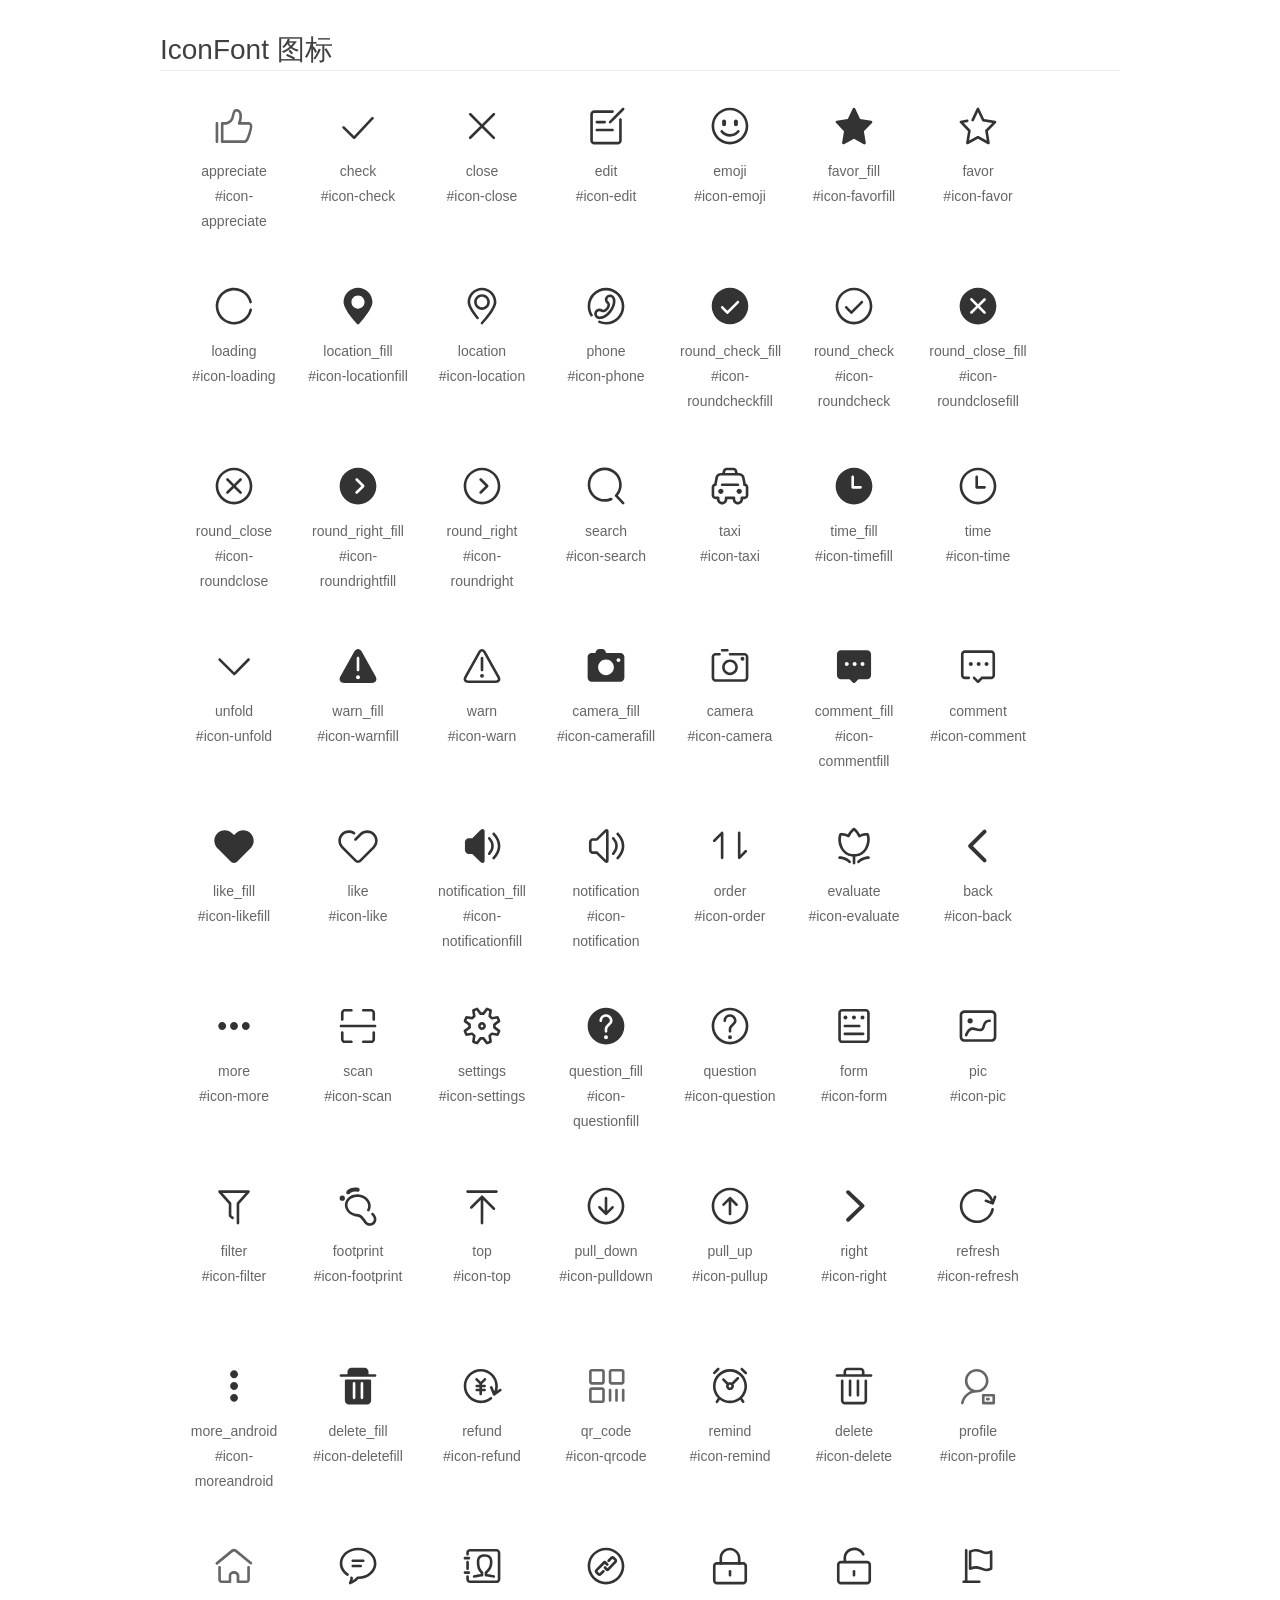
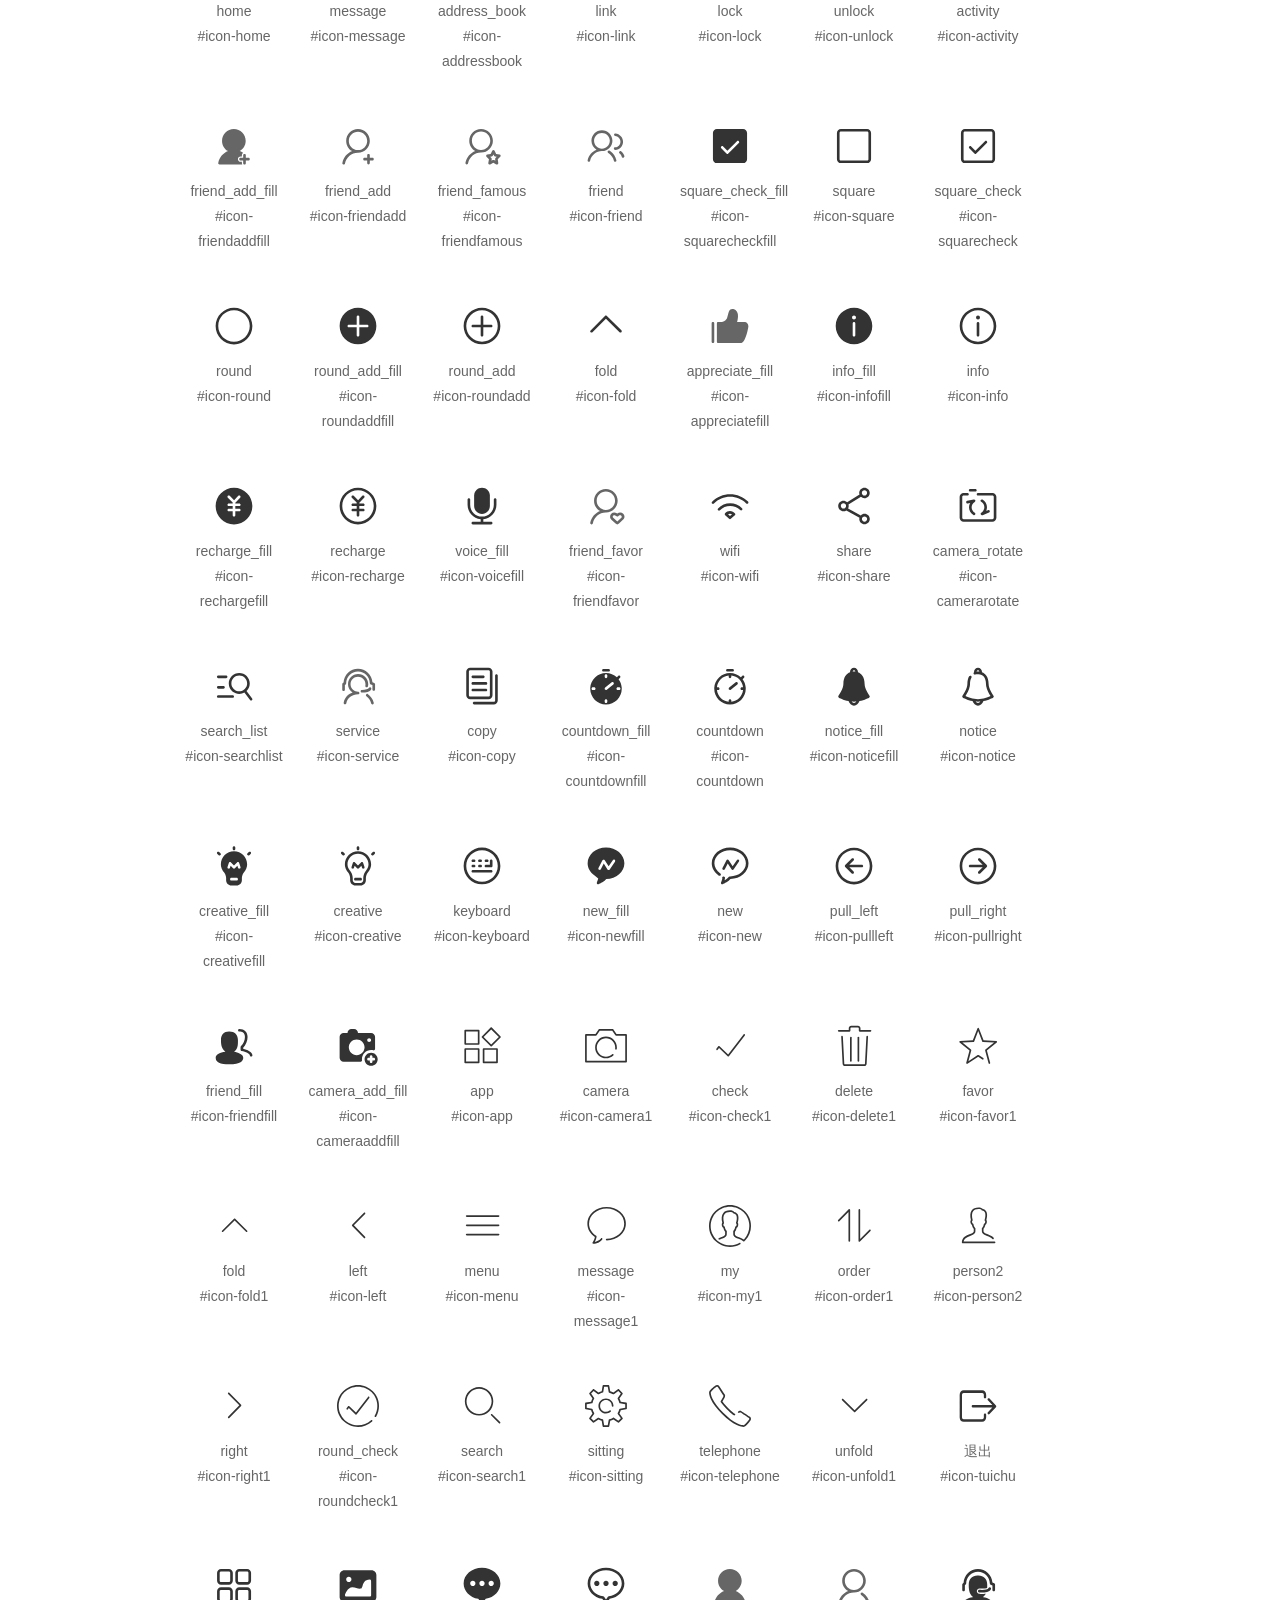
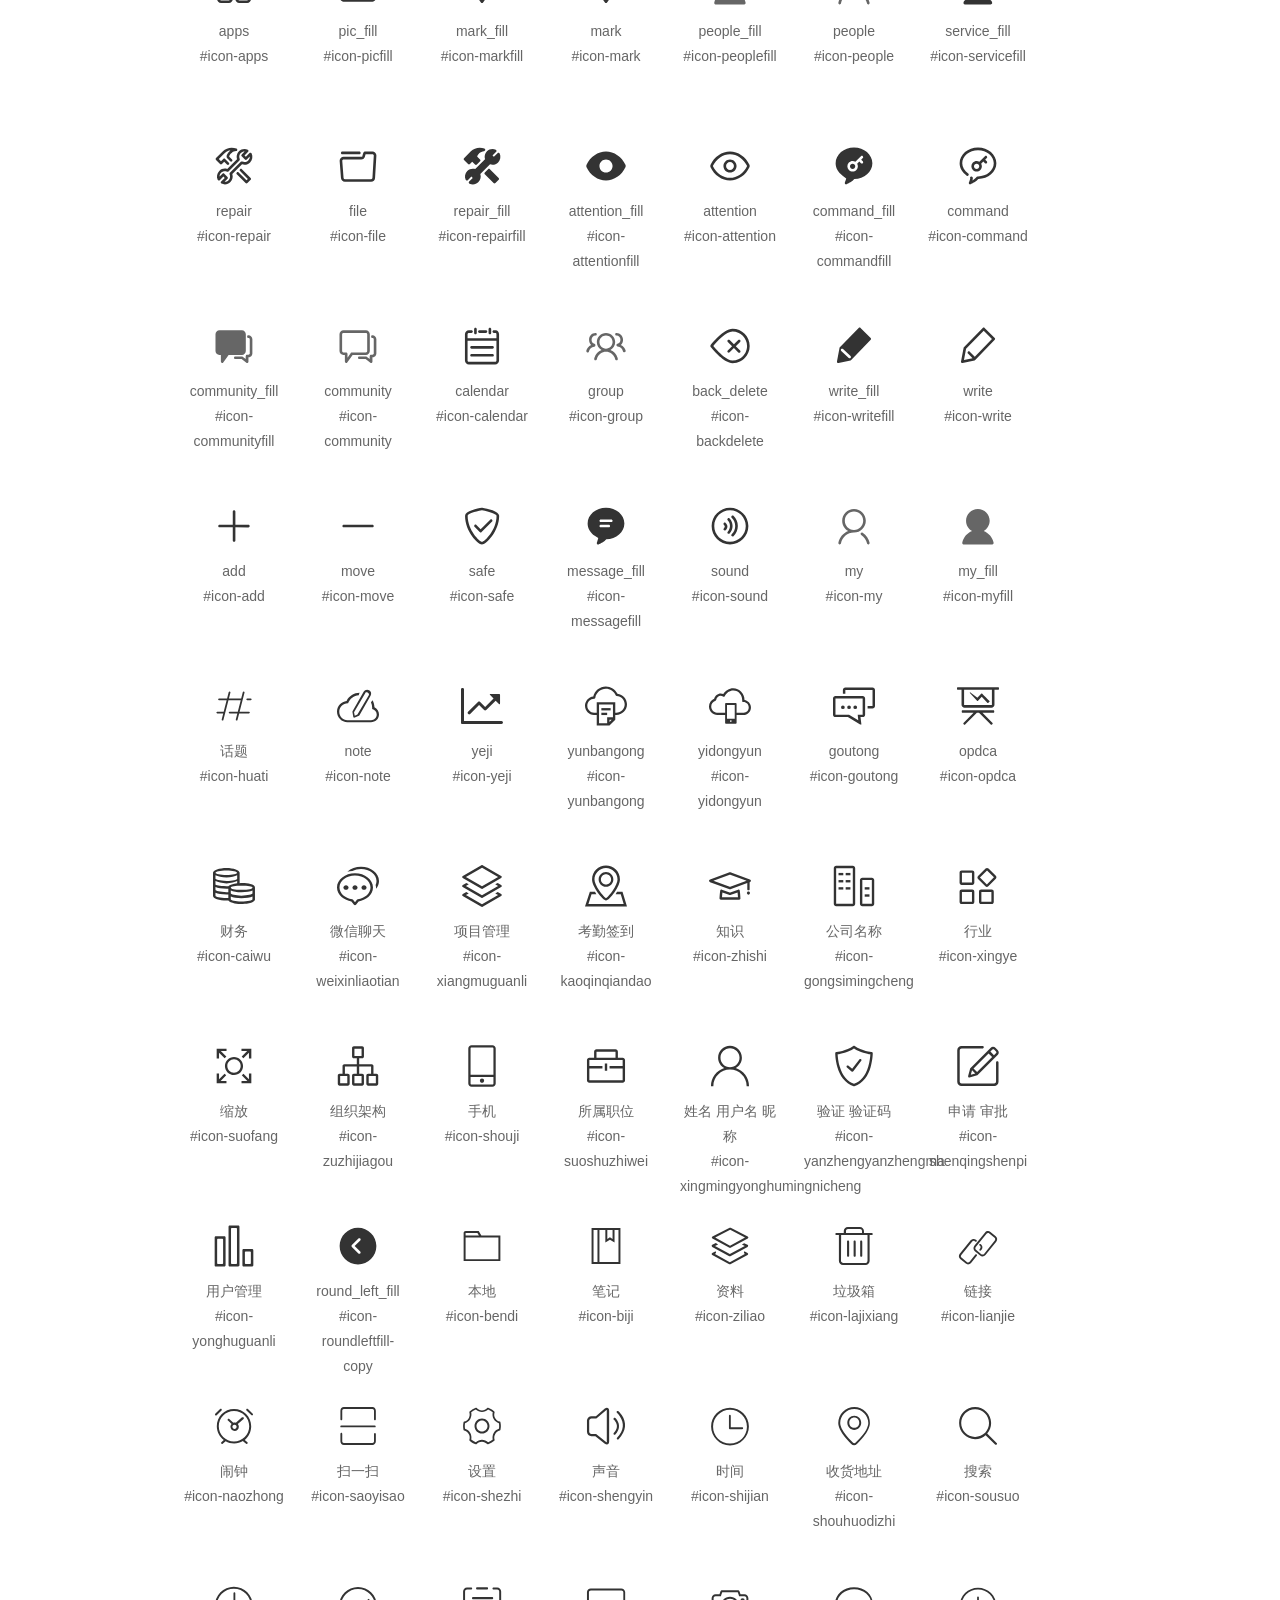
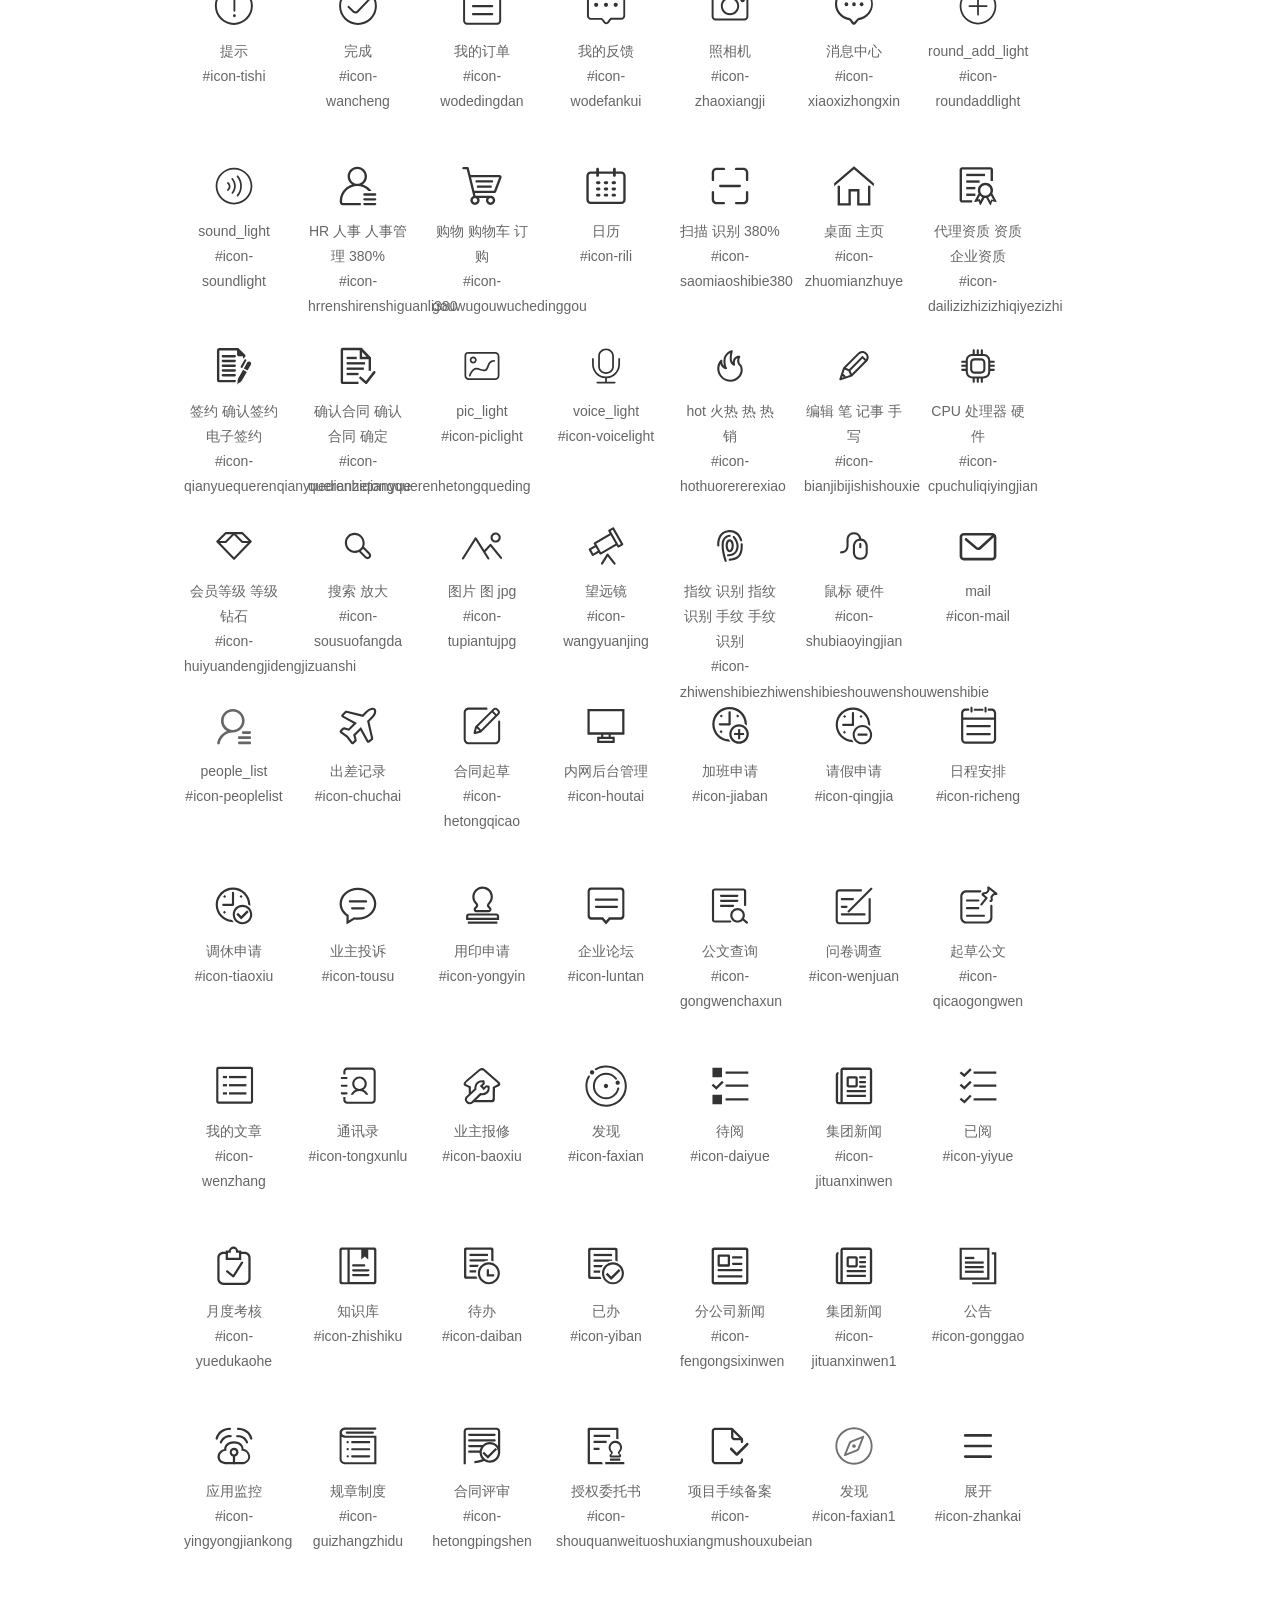
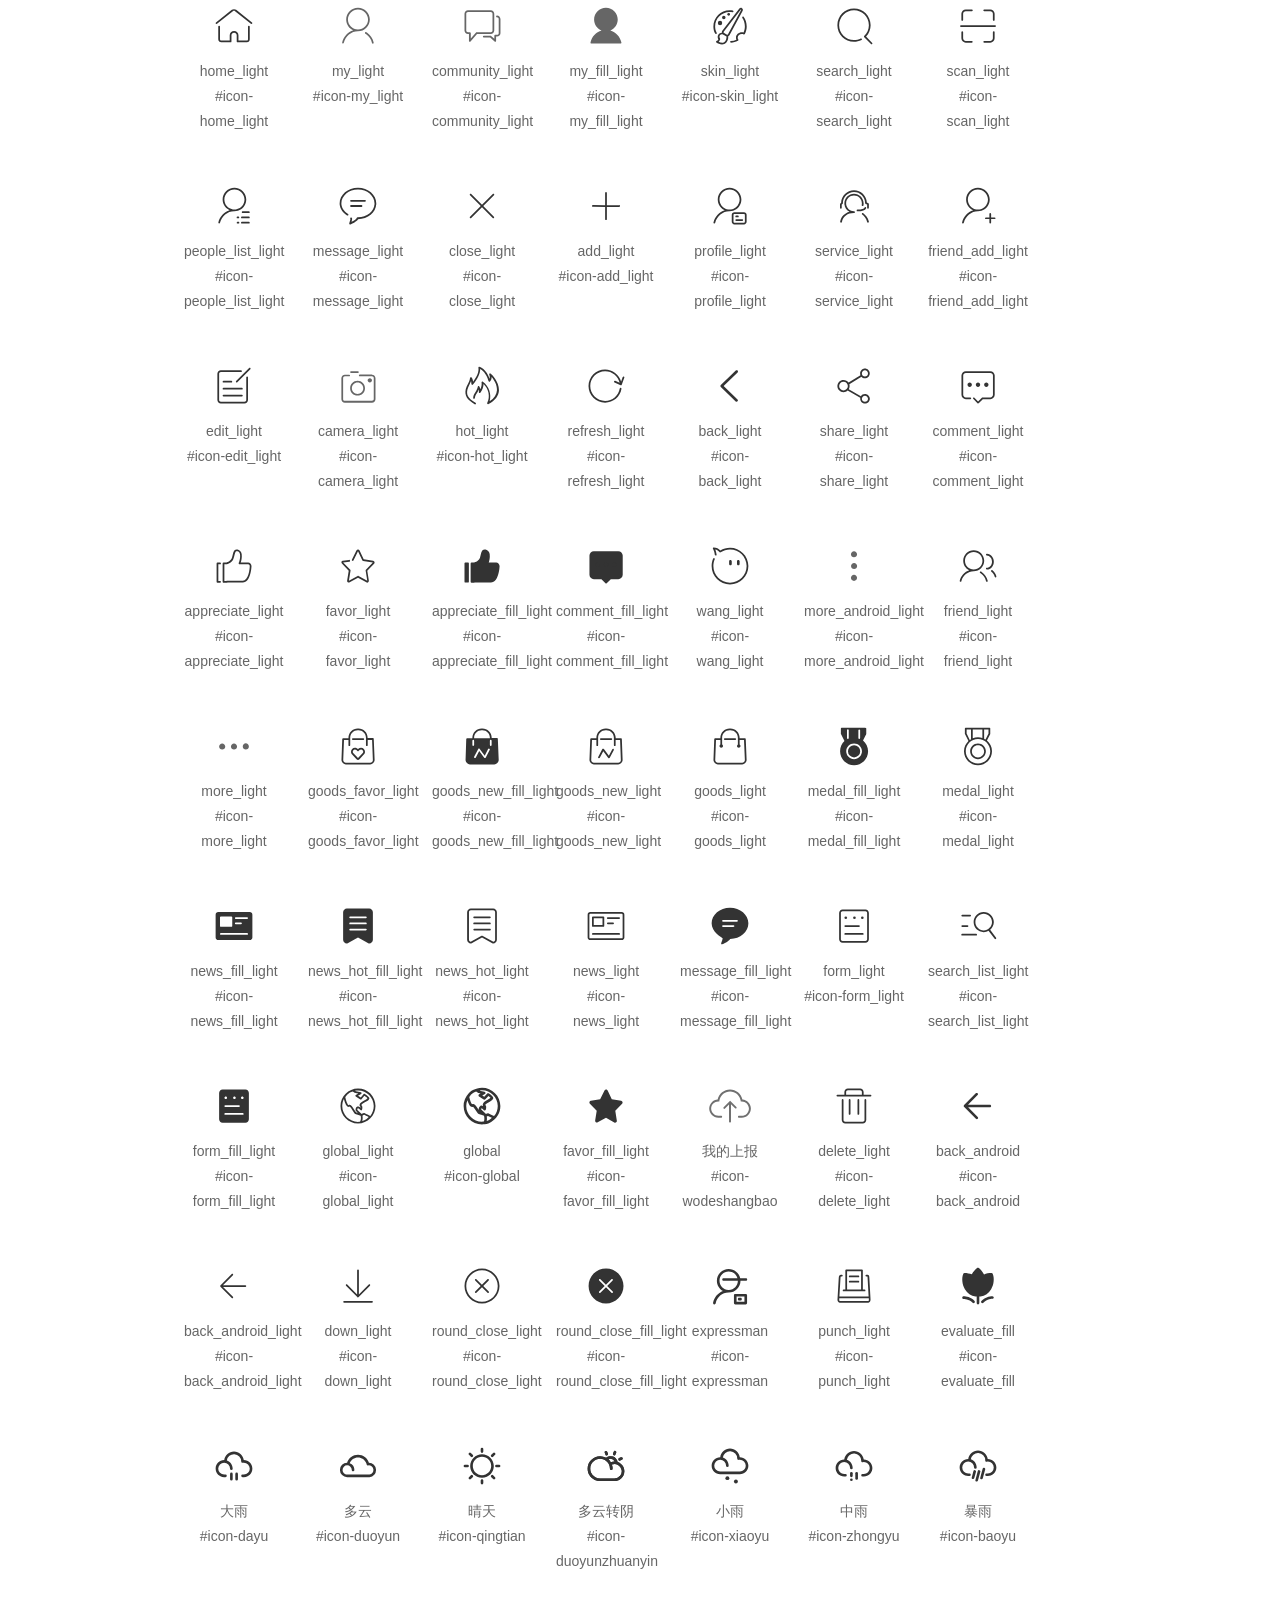
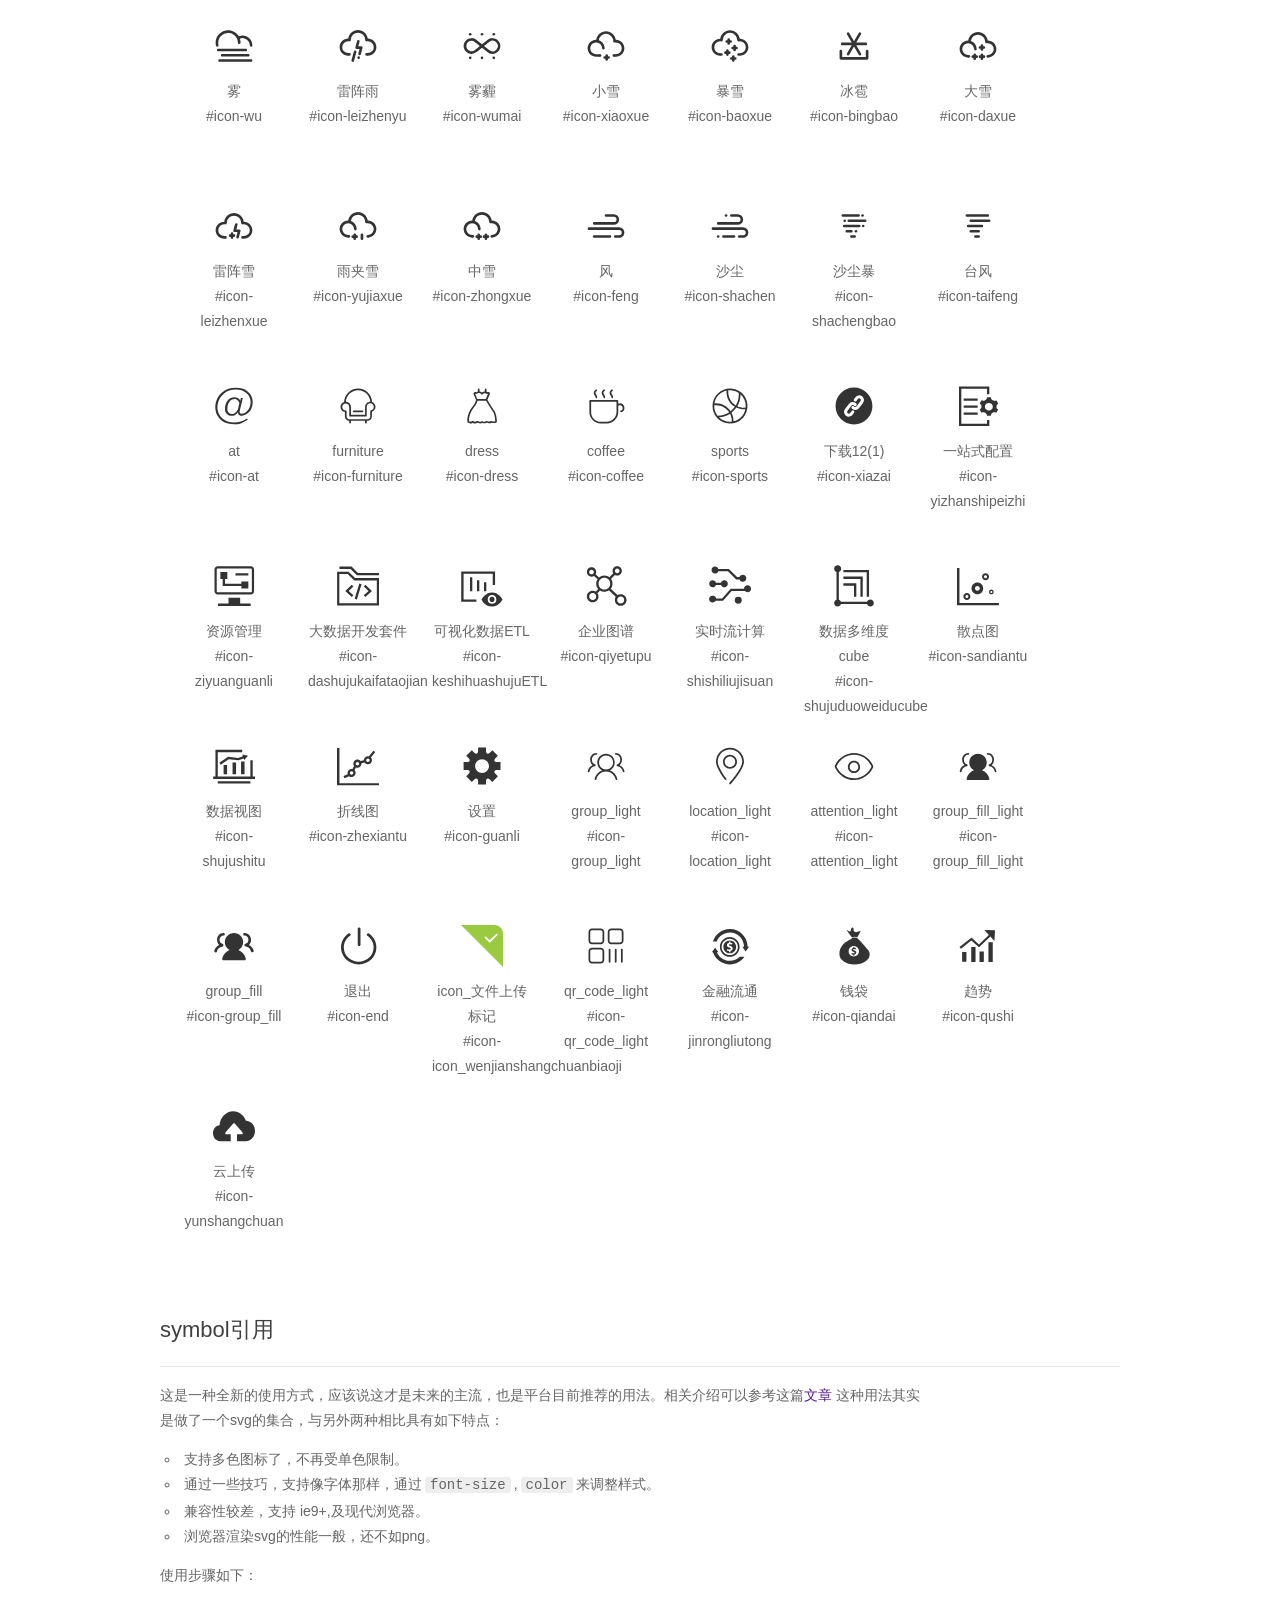
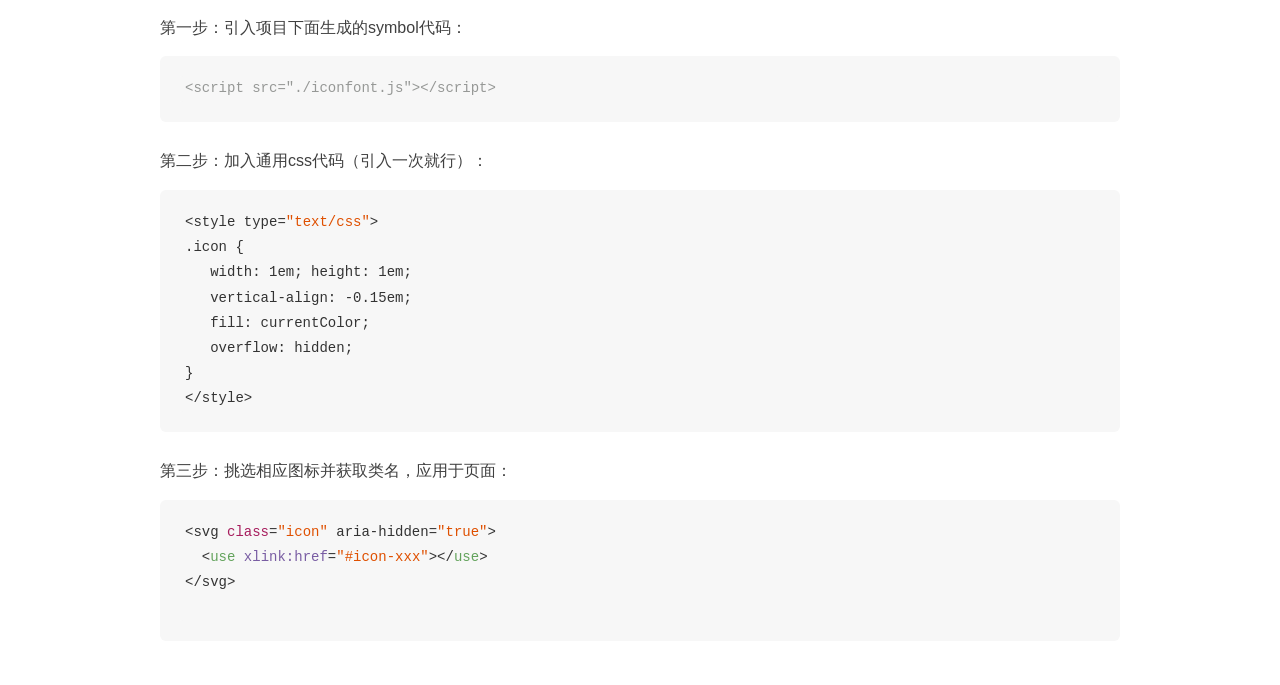
<file: src/main/webapp/static/plugins/easyuiplus/iconfont/demo_symbol.html>
<!DOCTYPE html>
<html>
<head>
    <meta charset="utf-8"/>
    <title>IconFont</title>
    <link rel="stylesheet" href="demo.css">
    <script src="iconfont.js"></script>

    <style type="text/css">
        .icon {
          /* 通过设置 font-size 来改变图标大小 */
          width: 1em; height: 1em;
          /* 图标和文字相邻时，垂直对齐 */
          vertical-align: -0.15em;
          /* 通过设置 color 来改变 SVG 的颜色/fill */
          fill: currentColor;
          /* path 和 stroke 溢出 viewBox 部分在 IE 下会显示
             normalize.css 中也包含这行 */
          overflow: hidden;
        }

    </style>
</head>
<body>
    <div class="main markdown">
        <h1>IconFont 图标</h1>
        <ul class="icon_lists clear">
            
                <li>
                    <svg class="icon" aria-hidden="true">
                        <use xlink:href="#icon-appreciate"></use>
                    </svg>
                    <div class="name">appreciate</div>
                    <div class="fontclass">#icon-appreciate</div>
                </li>
            
                <li>
                    <svg class="icon" aria-hidden="true">
                        <use xlink:href="#icon-check"></use>
                    </svg>
                    <div class="name">check</div>
                    <div class="fontclass">#icon-check</div>
                </li>
            
                <li>
                    <svg class="icon" aria-hidden="true">
                        <use xlink:href="#icon-close"></use>
                    </svg>
                    <div class="name">close</div>
                    <div class="fontclass">#icon-close</div>
                </li>
            
                <li>
                    <svg class="icon" aria-hidden="true">
                        <use xlink:href="#icon-edit"></use>
                    </svg>
                    <div class="name">edit</div>
                    <div class="fontclass">#icon-edit</div>
                </li>
            
                <li>
                    <svg class="icon" aria-hidden="true">
                        <use xlink:href="#icon-emoji"></use>
                    </svg>
                    <div class="name">emoji</div>
                    <div class="fontclass">#icon-emoji</div>
                </li>
            
                <li>
                    <svg class="icon" aria-hidden="true">
                        <use xlink:href="#icon-favorfill"></use>
                    </svg>
                    <div class="name">favor_fill</div>
                    <div class="fontclass">#icon-favorfill</div>
                </li>
            
                <li>
                    <svg class="icon" aria-hidden="true">
                        <use xlink:href="#icon-favor"></use>
                    </svg>
                    <div class="name">favor</div>
                    <div class="fontclass">#icon-favor</div>
                </li>
            
                <li>
                    <svg class="icon" aria-hidden="true">
                        <use xlink:href="#icon-loading"></use>
                    </svg>
                    <div class="name">loading</div>
                    <div class="fontclass">#icon-loading</div>
                </li>
            
                <li>
                    <svg class="icon" aria-hidden="true">
                        <use xlink:href="#icon-locationfill"></use>
                    </svg>
                    <div class="name">location_fill</div>
                    <div class="fontclass">#icon-locationfill</div>
                </li>
            
                <li>
                    <svg class="icon" aria-hidden="true">
                        <use xlink:href="#icon-location"></use>
                    </svg>
                    <div class="name">location</div>
                    <div class="fontclass">#icon-location</div>
                </li>
            
                <li>
                    <svg class="icon" aria-hidden="true">
                        <use xlink:href="#icon-phone"></use>
                    </svg>
                    <div class="name">phone</div>
                    <div class="fontclass">#icon-phone</div>
                </li>
            
                <li>
                    <svg class="icon" aria-hidden="true">
                        <use xlink:href="#icon-roundcheckfill"></use>
                    </svg>
                    <div class="name">round_check_fill</div>
                    <div class="fontclass">#icon-roundcheckfill</div>
                </li>
            
                <li>
                    <svg class="icon" aria-hidden="true">
                        <use xlink:href="#icon-roundcheck"></use>
                    </svg>
                    <div class="name">round_check</div>
                    <div class="fontclass">#icon-roundcheck</div>
                </li>
            
                <li>
                    <svg class="icon" aria-hidden="true">
                        <use xlink:href="#icon-roundclosefill"></use>
                    </svg>
                    <div class="name">round_close_fill</div>
                    <div class="fontclass">#icon-roundclosefill</div>
                </li>
            
                <li>
                    <svg class="icon" aria-hidden="true">
                        <use xlink:href="#icon-roundclose"></use>
                    </svg>
                    <div class="name">round_close</div>
                    <div class="fontclass">#icon-roundclose</div>
                </li>
            
                <li>
                    <svg class="icon" aria-hidden="true">
                        <use xlink:href="#icon-roundrightfill"></use>
                    </svg>
                    <div class="name">round_right_fill</div>
                    <div class="fontclass">#icon-roundrightfill</div>
                </li>
            
                <li>
                    <svg class="icon" aria-hidden="true">
                        <use xlink:href="#icon-roundright"></use>
                    </svg>
                    <div class="name">round_right</div>
                    <div class="fontclass">#icon-roundright</div>
                </li>
            
                <li>
                    <svg class="icon" aria-hidden="true">
                        <use xlink:href="#icon-search"></use>
                    </svg>
                    <div class="name">search</div>
                    <div class="fontclass">#icon-search</div>
                </li>
            
                <li>
                    <svg class="icon" aria-hidden="true">
                        <use xlink:href="#icon-taxi"></use>
                    </svg>
                    <div class="name">taxi</div>
                    <div class="fontclass">#icon-taxi</div>
                </li>
            
                <li>
                    <svg class="icon" aria-hidden="true">
                        <use xlink:href="#icon-timefill"></use>
                    </svg>
                    <div class="name">time_fill</div>
                    <div class="fontclass">#icon-timefill</div>
                </li>
            
                <li>
                    <svg class="icon" aria-hidden="true">
                        <use xlink:href="#icon-time"></use>
                    </svg>
                    <div class="name">time</div>
                    <div class="fontclass">#icon-time</div>
                </li>
            
                <li>
                    <svg class="icon" aria-hidden="true">
                        <use xlink:href="#icon-unfold"></use>
                    </svg>
                    <div class="name">unfold</div>
                    <div class="fontclass">#icon-unfold</div>
                </li>
            
                <li>
                    <svg class="icon" aria-hidden="true">
                        <use xlink:href="#icon-warnfill"></use>
                    </svg>
                    <div class="name">warn_fill</div>
                    <div class="fontclass">#icon-warnfill</div>
                </li>
            
                <li>
                    <svg class="icon" aria-hidden="true">
                        <use xlink:href="#icon-warn"></use>
                    </svg>
                    <div class="name">warn</div>
                    <div class="fontclass">#icon-warn</div>
                </li>
            
                <li>
                    <svg class="icon" aria-hidden="true">
                        <use xlink:href="#icon-camerafill"></use>
                    </svg>
                    <div class="name">camera_fill</div>
                    <div class="fontclass">#icon-camerafill</div>
                </li>
            
                <li>
                    <svg class="icon" aria-hidden="true">
                        <use xlink:href="#icon-camera"></use>
                    </svg>
                    <div class="name">camera</div>
                    <div class="fontclass">#icon-camera</div>
                </li>
            
                <li>
                    <svg class="icon" aria-hidden="true">
                        <use xlink:href="#icon-commentfill"></use>
                    </svg>
                    <div class="name">comment_fill</div>
                    <div class="fontclass">#icon-commentfill</div>
                </li>
            
                <li>
                    <svg class="icon" aria-hidden="true">
                        <use xlink:href="#icon-comment"></use>
                    </svg>
                    <div class="name">comment</div>
                    <div class="fontclass">#icon-comment</div>
                </li>
            
                <li>
                    <svg class="icon" aria-hidden="true">
                        <use xlink:href="#icon-likefill"></use>
                    </svg>
                    <div class="name">like_fill</div>
                    <div class="fontclass">#icon-likefill</div>
                </li>
            
                <li>
                    <svg class="icon" aria-hidden="true">
                        <use xlink:href="#icon-like"></use>
                    </svg>
                    <div class="name">like</div>
                    <div class="fontclass">#icon-like</div>
                </li>
            
                <li>
                    <svg class="icon" aria-hidden="true">
                        <use xlink:href="#icon-notificationfill"></use>
                    </svg>
                    <div class="name">notification_fill</div>
                    <div class="fontclass">#icon-notificationfill</div>
                </li>
            
                <li>
                    <svg class="icon" aria-hidden="true">
                        <use xlink:href="#icon-notification"></use>
                    </svg>
                    <div class="name">notification</div>
                    <div class="fontclass">#icon-notification</div>
                </li>
            
                <li>
                    <svg class="icon" aria-hidden="true">
                        <use xlink:href="#icon-order"></use>
                    </svg>
                    <div class="name">order</div>
                    <div class="fontclass">#icon-order</div>
                </li>
            
                <li>
                    <svg class="icon" aria-hidden="true">
                        <use xlink:href="#icon-evaluate"></use>
                    </svg>
                    <div class="name">evaluate</div>
                    <div class="fontclass">#icon-evaluate</div>
                </li>
            
                <li>
                    <svg class="icon" aria-hidden="true">
                        <use xlink:href="#icon-back"></use>
                    </svg>
                    <div class="name">back</div>
                    <div class="fontclass">#icon-back</div>
                </li>
            
                <li>
                    <svg class="icon" aria-hidden="true">
                        <use xlink:href="#icon-more"></use>
                    </svg>
                    <div class="name">more</div>
                    <div class="fontclass">#icon-more</div>
                </li>
            
                <li>
                    <svg class="icon" aria-hidden="true">
                        <use xlink:href="#icon-scan"></use>
                    </svg>
                    <div class="name">scan</div>
                    <div class="fontclass">#icon-scan</div>
                </li>
            
                <li>
                    <svg class="icon" aria-hidden="true">
                        <use xlink:href="#icon-settings"></use>
                    </svg>
                    <div class="name">settings</div>
                    <div class="fontclass">#icon-settings</div>
                </li>
            
                <li>
                    <svg class="icon" aria-hidden="true">
                        <use xlink:href="#icon-questionfill"></use>
                    </svg>
                    <div class="name">question_fill</div>
                    <div class="fontclass">#icon-questionfill</div>
                </li>
            
                <li>
                    <svg class="icon" aria-hidden="true">
                        <use xlink:href="#icon-question"></use>
                    </svg>
                    <div class="name">question</div>
                    <div class="fontclass">#icon-question</div>
                </li>
            
                <li>
                    <svg class="icon" aria-hidden="true">
                        <use xlink:href="#icon-form"></use>
                    </svg>
                    <div class="name">form</div>
                    <div class="fontclass">#icon-form</div>
                </li>
            
                <li>
                    <svg class="icon" aria-hidden="true">
                        <use xlink:href="#icon-pic"></use>
                    </svg>
                    <div class="name">pic</div>
                    <div class="fontclass">#icon-pic</div>
                </li>
            
                <li>
                    <svg class="icon" aria-hidden="true">
                        <use xlink:href="#icon-filter"></use>
                    </svg>
                    <div class="name">filter</div>
                    <div class="fontclass">#icon-filter</div>
                </li>
            
                <li>
                    <svg class="icon" aria-hidden="true">
                        <use xlink:href="#icon-footprint"></use>
                    </svg>
                    <div class="name">footprint</div>
                    <div class="fontclass">#icon-footprint</div>
                </li>
            
                <li>
                    <svg class="icon" aria-hidden="true">
                        <use xlink:href="#icon-top"></use>
                    </svg>
                    <div class="name">top</div>
                    <div class="fontclass">#icon-top</div>
                </li>
            
                <li>
                    <svg class="icon" aria-hidden="true">
                        <use xlink:href="#icon-pulldown"></use>
                    </svg>
                    <div class="name">pull_down</div>
                    <div class="fontclass">#icon-pulldown</div>
                </li>
            
                <li>
                    <svg class="icon" aria-hidden="true">
                        <use xlink:href="#icon-pullup"></use>
                    </svg>
                    <div class="name">pull_up</div>
                    <div class="fontclass">#icon-pullup</div>
                </li>
            
                <li>
                    <svg class="icon" aria-hidden="true">
                        <use xlink:href="#icon-right"></use>
                    </svg>
                    <div class="name">right</div>
                    <div class="fontclass">#icon-right</div>
                </li>
            
                <li>
                    <svg class="icon" aria-hidden="true">
                        <use xlink:href="#icon-refresh"></use>
                    </svg>
                    <div class="name">refresh</div>
                    <div class="fontclass">#icon-refresh</div>
                </li>
            
                <li>
                    <svg class="icon" aria-hidden="true">
                        <use xlink:href="#icon-moreandroid"></use>
                    </svg>
                    <div class="name">more_android</div>
                    <div class="fontclass">#icon-moreandroid</div>
                </li>
            
                <li>
                    <svg class="icon" aria-hidden="true">
                        <use xlink:href="#icon-deletefill"></use>
                    </svg>
                    <div class="name">delete_fill</div>
                    <div class="fontclass">#icon-deletefill</div>
                </li>
            
                <li>
                    <svg class="icon" aria-hidden="true">
                        <use xlink:href="#icon-refund"></use>
                    </svg>
                    <div class="name">refund</div>
                    <div class="fontclass">#icon-refund</div>
                </li>
            
                <li>
                    <svg class="icon" aria-hidden="true">
                        <use xlink:href="#icon-qrcode"></use>
                    </svg>
                    <div class="name">qr_code</div>
                    <div class="fontclass">#icon-qrcode</div>
                </li>
            
                <li>
                    <svg class="icon" aria-hidden="true">
                        <use xlink:href="#icon-remind"></use>
                    </svg>
                    <div class="name">remind</div>
                    <div class="fontclass">#icon-remind</div>
                </li>
            
                <li>
                    <svg class="icon" aria-hidden="true">
                        <use xlink:href="#icon-delete"></use>
                    </svg>
                    <div class="name">delete</div>
                    <div class="fontclass">#icon-delete</div>
                </li>
            
                <li>
                    <svg class="icon" aria-hidden="true">
                        <use xlink:href="#icon-profile"></use>
                    </svg>
                    <div class="name">profile</div>
                    <div class="fontclass">#icon-profile</div>
                </li>
            
                <li>
                    <svg class="icon" aria-hidden="true">
                        <use xlink:href="#icon-home"></use>
                    </svg>
                    <div class="name">home</div>
                    <div class="fontclass">#icon-home</div>
                </li>
            
                <li>
                    <svg class="icon" aria-hidden="true">
                        <use xlink:href="#icon-message"></use>
                    </svg>
                    <div class="name">message</div>
                    <div class="fontclass">#icon-message</div>
                </li>
            
                <li>
                    <svg class="icon" aria-hidden="true">
                        <use xlink:href="#icon-addressbook"></use>
                    </svg>
                    <div class="name">address_book</div>
                    <div class="fontclass">#icon-addressbook</div>
                </li>
            
                <li>
                    <svg class="icon" aria-hidden="true">
                        <use xlink:href="#icon-link"></use>
                    </svg>
                    <div class="name">link</div>
                    <div class="fontclass">#icon-link</div>
                </li>
            
                <li>
                    <svg class="icon" aria-hidden="true">
                        <use xlink:href="#icon-lock"></use>
                    </svg>
                    <div class="name">lock</div>
                    <div class="fontclass">#icon-lock</div>
                </li>
            
                <li>
                    <svg class="icon" aria-hidden="true">
                        <use xlink:href="#icon-unlock"></use>
                    </svg>
                    <div class="name">unlock</div>
                    <div class="fontclass">#icon-unlock</div>
                </li>
            
                <li>
                    <svg class="icon" aria-hidden="true">
                        <use xlink:href="#icon-activity"></use>
                    </svg>
                    <div class="name">activity</div>
                    <div class="fontclass">#icon-activity</div>
                </li>
            
                <li>
                    <svg class="icon" aria-hidden="true">
                        <use xlink:href="#icon-friendaddfill"></use>
                    </svg>
                    <div class="name">friend_add_fill</div>
                    <div class="fontclass">#icon-friendaddfill</div>
                </li>
            
                <li>
                    <svg class="icon" aria-hidden="true">
                        <use xlink:href="#icon-friendadd"></use>
                    </svg>
                    <div class="name">friend_add</div>
                    <div class="fontclass">#icon-friendadd</div>
                </li>
            
                <li>
                    <svg class="icon" aria-hidden="true">
                        <use xlink:href="#icon-friendfamous"></use>
                    </svg>
                    <div class="name">friend_famous</div>
                    <div class="fontclass">#icon-friendfamous</div>
                </li>
            
                <li>
                    <svg class="icon" aria-hidden="true">
                        <use xlink:href="#icon-friend"></use>
                    </svg>
                    <div class="name">friend</div>
                    <div class="fontclass">#icon-friend</div>
                </li>
            
                <li>
                    <svg class="icon" aria-hidden="true">
                        <use xlink:href="#icon-squarecheckfill"></use>
                    </svg>
                    <div class="name">square_check_fill</div>
                    <div class="fontclass">#icon-squarecheckfill</div>
                </li>
            
                <li>
                    <svg class="icon" aria-hidden="true">
                        <use xlink:href="#icon-square"></use>
                    </svg>
                    <div class="name">square</div>
                    <div class="fontclass">#icon-square</div>
                </li>
            
                <li>
                    <svg class="icon" aria-hidden="true">
                        <use xlink:href="#icon-squarecheck"></use>
                    </svg>
                    <div class="name">square_check</div>
                    <div class="fontclass">#icon-squarecheck</div>
                </li>
            
                <li>
                    <svg class="icon" aria-hidden="true">
                        <use xlink:href="#icon-round"></use>
                    </svg>
                    <div class="name">round</div>
                    <div class="fontclass">#icon-round</div>
                </li>
            
                <li>
                    <svg class="icon" aria-hidden="true">
                        <use xlink:href="#icon-roundaddfill"></use>
                    </svg>
                    <div class="name">round_add_fill</div>
                    <div class="fontclass">#icon-roundaddfill</div>
                </li>
            
                <li>
                    <svg class="icon" aria-hidden="true">
                        <use xlink:href="#icon-roundadd"></use>
                    </svg>
                    <div class="name">round_add</div>
                    <div class="fontclass">#icon-roundadd</div>
                </li>
            
                <li>
                    <svg class="icon" aria-hidden="true">
                        <use xlink:href="#icon-fold"></use>
                    </svg>
                    <div class="name">fold</div>
                    <div class="fontclass">#icon-fold</div>
                </li>
            
                <li>
                    <svg class="icon" aria-hidden="true">
                        <use xlink:href="#icon-appreciatefill"></use>
                    </svg>
                    <div class="name">appreciate_fill</div>
                    <div class="fontclass">#icon-appreciatefill</div>
                </li>
            
                <li>
                    <svg class="icon" aria-hidden="true">
                        <use xlink:href="#icon-infofill"></use>
                    </svg>
                    <div class="name">info_fill</div>
                    <div class="fontclass">#icon-infofill</div>
                </li>
            
                <li>
                    <svg class="icon" aria-hidden="true">
                        <use xlink:href="#icon-info"></use>
                    </svg>
                    <div class="name">info</div>
                    <div class="fontclass">#icon-info</div>
                </li>
            
                <li>
                    <svg class="icon" aria-hidden="true">
                        <use xlink:href="#icon-rechargefill"></use>
                    </svg>
                    <div class="name">recharge_fill</div>
                    <div class="fontclass">#icon-rechargefill</div>
                </li>
            
                <li>
                    <svg class="icon" aria-hidden="true">
                        <use xlink:href="#icon-recharge"></use>
                    </svg>
                    <div class="name">recharge</div>
                    <div class="fontclass">#icon-recharge</div>
                </li>
            
                <li>
                    <svg class="icon" aria-hidden="true">
                        <use xlink:href="#icon-voicefill"></use>
                    </svg>
                    <div class="name">voice_fill</div>
                    <div class="fontclass">#icon-voicefill</div>
                </li>
            
                <li>
                    <svg class="icon" aria-hidden="true">
                        <use xlink:href="#icon-friendfavor"></use>
                    </svg>
                    <div class="name">friend_favor</div>
                    <div class="fontclass">#icon-friendfavor</div>
                </li>
            
                <li>
                    <svg class="icon" aria-hidden="true">
                        <use xlink:href="#icon-wifi"></use>
                    </svg>
                    <div class="name">wifi</div>
                    <div class="fontclass">#icon-wifi</div>
                </li>
            
                <li>
                    <svg class="icon" aria-hidden="true">
                        <use xlink:href="#icon-share"></use>
                    </svg>
                    <div class="name">share</div>
                    <div class="fontclass">#icon-share</div>
                </li>
            
                <li>
                    <svg class="icon" aria-hidden="true">
                        <use xlink:href="#icon-camerarotate"></use>
                    </svg>
                    <div class="name">camera_rotate</div>
                    <div class="fontclass">#icon-camerarotate</div>
                </li>
            
                <li>
                    <svg class="icon" aria-hidden="true">
                        <use xlink:href="#icon-searchlist"></use>
                    </svg>
                    <div class="name">search_list</div>
                    <div class="fontclass">#icon-searchlist</div>
                </li>
            
                <li>
                    <svg class="icon" aria-hidden="true">
                        <use xlink:href="#icon-service"></use>
                    </svg>
                    <div class="name">service</div>
                    <div class="fontclass">#icon-service</div>
                </li>
            
                <li>
                    <svg class="icon" aria-hidden="true">
                        <use xlink:href="#icon-copy"></use>
                    </svg>
                    <div class="name">copy</div>
                    <div class="fontclass">#icon-copy</div>
                </li>
            
                <li>
                    <svg class="icon" aria-hidden="true">
                        <use xlink:href="#icon-countdownfill"></use>
                    </svg>
                    <div class="name">countdown_fill</div>
                    <div class="fontclass">#icon-countdownfill</div>
                </li>
            
                <li>
                    <svg class="icon" aria-hidden="true">
                        <use xlink:href="#icon-countdown"></use>
                    </svg>
                    <div class="name">countdown</div>
                    <div class="fontclass">#icon-countdown</div>
                </li>
            
                <li>
                    <svg class="icon" aria-hidden="true">
                        <use xlink:href="#icon-noticefill"></use>
                    </svg>
                    <div class="name">notice_fill</div>
                    <div class="fontclass">#icon-noticefill</div>
                </li>
            
                <li>
                    <svg class="icon" aria-hidden="true">
                        <use xlink:href="#icon-notice"></use>
                    </svg>
                    <div class="name">notice</div>
                    <div class="fontclass">#icon-notice</div>
                </li>
            
                <li>
                    <svg class="icon" aria-hidden="true">
                        <use xlink:href="#icon-creativefill"></use>
                    </svg>
                    <div class="name">creative_fill</div>
                    <div class="fontclass">#icon-creativefill</div>
                </li>
            
                <li>
                    <svg class="icon" aria-hidden="true">
                        <use xlink:href="#icon-creative"></use>
                    </svg>
                    <div class="name">creative</div>
                    <div class="fontclass">#icon-creative</div>
                </li>
            
                <li>
                    <svg class="icon" aria-hidden="true">
                        <use xlink:href="#icon-keyboard"></use>
                    </svg>
                    <div class="name">keyboard</div>
                    <div class="fontclass">#icon-keyboard</div>
                </li>
            
                <li>
                    <svg class="icon" aria-hidden="true">
                        <use xlink:href="#icon-newfill"></use>
                    </svg>
                    <div class="name">new_fill</div>
                    <div class="fontclass">#icon-newfill</div>
                </li>
            
                <li>
                    <svg class="icon" aria-hidden="true">
                        <use xlink:href="#icon-new"></use>
                    </svg>
                    <div class="name">new</div>
                    <div class="fontclass">#icon-new</div>
                </li>
            
                <li>
                    <svg class="icon" aria-hidden="true">
                        <use xlink:href="#icon-pullleft"></use>
                    </svg>
                    <div class="name">pull_left</div>
                    <div class="fontclass">#icon-pullleft</div>
                </li>
            
                <li>
                    <svg class="icon" aria-hidden="true">
                        <use xlink:href="#icon-pullright"></use>
                    </svg>
                    <div class="name">pull_right</div>
                    <div class="fontclass">#icon-pullright</div>
                </li>
            
                <li>
                    <svg class="icon" aria-hidden="true">
                        <use xlink:href="#icon-friendfill"></use>
                    </svg>
                    <div class="name">friend_fill</div>
                    <div class="fontclass">#icon-friendfill</div>
                </li>
            
                <li>
                    <svg class="icon" aria-hidden="true">
                        <use xlink:href="#icon-cameraaddfill"></use>
                    </svg>
                    <div class="name">camera_add_fill</div>
                    <div class="fontclass">#icon-cameraaddfill</div>
                </li>
            
                <li>
                    <svg class="icon" aria-hidden="true">
                        <use xlink:href="#icon-app"></use>
                    </svg>
                    <div class="name">app</div>
                    <div class="fontclass">#icon-app</div>
                </li>
            
                <li>
                    <svg class="icon" aria-hidden="true">
                        <use xlink:href="#icon-camera1"></use>
                    </svg>
                    <div class="name">camera</div>
                    <div class="fontclass">#icon-camera1</div>
                </li>
            
                <li>
                    <svg class="icon" aria-hidden="true">
                        <use xlink:href="#icon-check1"></use>
                    </svg>
                    <div class="name">check</div>
                    <div class="fontclass">#icon-check1</div>
                </li>
            
                <li>
                    <svg class="icon" aria-hidden="true">
                        <use xlink:href="#icon-delete1"></use>
                    </svg>
                    <div class="name">delete</div>
                    <div class="fontclass">#icon-delete1</div>
                </li>
            
                <li>
                    <svg class="icon" aria-hidden="true">
                        <use xlink:href="#icon-favor1"></use>
                    </svg>
                    <div class="name">favor</div>
                    <div class="fontclass">#icon-favor1</div>
                </li>
            
                <li>
                    <svg class="icon" aria-hidden="true">
                        <use xlink:href="#icon-fold1"></use>
                    </svg>
                    <div class="name">fold</div>
                    <div class="fontclass">#icon-fold1</div>
                </li>
            
                <li>
                    <svg class="icon" aria-hidden="true">
                        <use xlink:href="#icon-left"></use>
                    </svg>
                    <div class="name">left</div>
                    <div class="fontclass">#icon-left</div>
                </li>
            
                <li>
                    <svg class="icon" aria-hidden="true">
                        <use xlink:href="#icon-menu"></use>
                    </svg>
                    <div class="name">menu</div>
                    <div class="fontclass">#icon-menu</div>
                </li>
            
                <li>
                    <svg class="icon" aria-hidden="true">
                        <use xlink:href="#icon-message1"></use>
                    </svg>
                    <div class="name">message</div>
                    <div class="fontclass">#icon-message1</div>
                </li>
            
                <li>
                    <svg class="icon" aria-hidden="true">
                        <use xlink:href="#icon-my1"></use>
                    </svg>
                    <div class="name">my</div>
                    <div class="fontclass">#icon-my1</div>
                </li>
            
                <li>
                    <svg class="icon" aria-hidden="true">
                        <use xlink:href="#icon-order1"></use>
                    </svg>
                    <div class="name">order</div>
                    <div class="fontclass">#icon-order1</div>
                </li>
            
                <li>
                    <svg class="icon" aria-hidden="true">
                        <use xlink:href="#icon-person2"></use>
                    </svg>
                    <div class="name">person2</div>
                    <div class="fontclass">#icon-person2</div>
                </li>
            
                <li>
                    <svg class="icon" aria-hidden="true">
                        <use xlink:href="#icon-right1"></use>
                    </svg>
                    <div class="name">right</div>
                    <div class="fontclass">#icon-right1</div>
                </li>
            
                <li>
                    <svg class="icon" aria-hidden="true">
                        <use xlink:href="#icon-roundcheck1"></use>
                    </svg>
                    <div class="name">round_check</div>
                    <div class="fontclass">#icon-roundcheck1</div>
                </li>
            
                <li>
                    <svg class="icon" aria-hidden="true">
                        <use xlink:href="#icon-search1"></use>
                    </svg>
                    <div class="name">search</div>
                    <div class="fontclass">#icon-search1</div>
                </li>
            
                <li>
                    <svg class="icon" aria-hidden="true">
                        <use xlink:href="#icon-sitting"></use>
                    </svg>
                    <div class="name">sitting</div>
                    <div class="fontclass">#icon-sitting</div>
                </li>
            
                <li>
                    <svg class="icon" aria-hidden="true">
                        <use xlink:href="#icon-telephone"></use>
                    </svg>
                    <div class="name">telephone</div>
                    <div class="fontclass">#icon-telephone</div>
                </li>
            
                <li>
                    <svg class="icon" aria-hidden="true">
                        <use xlink:href="#icon-unfold1"></use>
                    </svg>
                    <div class="name">unfold</div>
                    <div class="fontclass">#icon-unfold1</div>
                </li>
            
                <li>
                    <svg class="icon" aria-hidden="true">
                        <use xlink:href="#icon-tuichu"></use>
                    </svg>
                    <div class="name">退出</div>
                    <div class="fontclass">#icon-tuichu</div>
                </li>
            
                <li>
                    <svg class="icon" aria-hidden="true">
                        <use xlink:href="#icon-apps"></use>
                    </svg>
                    <div class="name">apps</div>
                    <div class="fontclass">#icon-apps</div>
                </li>
            
                <li>
                    <svg class="icon" aria-hidden="true">
                        <use xlink:href="#icon-picfill"></use>
                    </svg>
                    <div class="name">pic_fill</div>
                    <div class="fontclass">#icon-picfill</div>
                </li>
            
                <li>
                    <svg class="icon" aria-hidden="true">
                        <use xlink:href="#icon-markfill"></use>
                    </svg>
                    <div class="name">mark_fill</div>
                    <div class="fontclass">#icon-markfill</div>
                </li>
            
                <li>
                    <svg class="icon" aria-hidden="true">
                        <use xlink:href="#icon-mark"></use>
                    </svg>
                    <div class="name">mark</div>
                    <div class="fontclass">#icon-mark</div>
                </li>
            
                <li>
                    <svg class="icon" aria-hidden="true">
                        <use xlink:href="#icon-peoplefill"></use>
                    </svg>
                    <div class="name">people_fill</div>
                    <div class="fontclass">#icon-peoplefill</div>
                </li>
            
                <li>
                    <svg class="icon" aria-hidden="true">
                        <use xlink:href="#icon-people"></use>
                    </svg>
                    <div class="name">people</div>
                    <div class="fontclass">#icon-people</div>
                </li>
            
                <li>
                    <svg class="icon" aria-hidden="true">
                        <use xlink:href="#icon-servicefill"></use>
                    </svg>
                    <div class="name">service_fill</div>
                    <div class="fontclass">#icon-servicefill</div>
                </li>
            
                <li>
                    <svg class="icon" aria-hidden="true">
                        <use xlink:href="#icon-repair"></use>
                    </svg>
                    <div class="name">repair</div>
                    <div class="fontclass">#icon-repair</div>
                </li>
            
                <li>
                    <svg class="icon" aria-hidden="true">
                        <use xlink:href="#icon-file"></use>
                    </svg>
                    <div class="name">file</div>
                    <div class="fontclass">#icon-file</div>
                </li>
            
                <li>
                    <svg class="icon" aria-hidden="true">
                        <use xlink:href="#icon-repairfill"></use>
                    </svg>
                    <div class="name">repair_fill</div>
                    <div class="fontclass">#icon-repairfill</div>
                </li>
            
                <li>
                    <svg class="icon" aria-hidden="true">
                        <use xlink:href="#icon-attentionfill"></use>
                    </svg>
                    <div class="name">attention_fill</div>
                    <div class="fontclass">#icon-attentionfill</div>
                </li>
            
                <li>
                    <svg class="icon" aria-hidden="true">
                        <use xlink:href="#icon-attention"></use>
                    </svg>
                    <div class="name">attention</div>
                    <div class="fontclass">#icon-attention</div>
                </li>
            
                <li>
                    <svg class="icon" aria-hidden="true">
                        <use xlink:href="#icon-commandfill"></use>
                    </svg>
                    <div class="name">command_fill</div>
                    <div class="fontclass">#icon-commandfill</div>
                </li>
            
                <li>
                    <svg class="icon" aria-hidden="true">
                        <use xlink:href="#icon-command"></use>
                    </svg>
                    <div class="name">command</div>
                    <div class="fontclass">#icon-command</div>
                </li>
            
                <li>
                    <svg class="icon" aria-hidden="true">
                        <use xlink:href="#icon-communityfill"></use>
                    </svg>
                    <div class="name">community_fill</div>
                    <div class="fontclass">#icon-communityfill</div>
                </li>
            
                <li>
                    <svg class="icon" aria-hidden="true">
                        <use xlink:href="#icon-community"></use>
                    </svg>
                    <div class="name">community</div>
                    <div class="fontclass">#icon-community</div>
                </li>
            
                <li>
                    <svg class="icon" aria-hidden="true">
                        <use xlink:href="#icon-calendar"></use>
                    </svg>
                    <div class="name">calendar</div>
                    <div class="fontclass">#icon-calendar</div>
                </li>
            
                <li>
                    <svg class="icon" aria-hidden="true">
                        <use xlink:href="#icon-group"></use>
                    </svg>
                    <div class="name">group</div>
                    <div class="fontclass">#icon-group</div>
                </li>
            
                <li>
                    <svg class="icon" aria-hidden="true">
                        <use xlink:href="#icon-backdelete"></use>
                    </svg>
                    <div class="name">back_delete</div>
                    <div class="fontclass">#icon-backdelete</div>
                </li>
            
                <li>
                    <svg class="icon" aria-hidden="true">
                        <use xlink:href="#icon-writefill"></use>
                    </svg>
                    <div class="name">write_fill</div>
                    <div class="fontclass">#icon-writefill</div>
                </li>
            
                <li>
                    <svg class="icon" aria-hidden="true">
                        <use xlink:href="#icon-write"></use>
                    </svg>
                    <div class="name">write</div>
                    <div class="fontclass">#icon-write</div>
                </li>
            
                <li>
                    <svg class="icon" aria-hidden="true">
                        <use xlink:href="#icon-add"></use>
                    </svg>
                    <div class="name">add</div>
                    <div class="fontclass">#icon-add</div>
                </li>
            
                <li>
                    <svg class="icon" aria-hidden="true">
                        <use xlink:href="#icon-move"></use>
                    </svg>
                    <div class="name">move</div>
                    <div class="fontclass">#icon-move</div>
                </li>
            
                <li>
                    <svg class="icon" aria-hidden="true">
                        <use xlink:href="#icon-safe"></use>
                    </svg>
                    <div class="name">safe</div>
                    <div class="fontclass">#icon-safe</div>
                </li>
            
                <li>
                    <svg class="icon" aria-hidden="true">
                        <use xlink:href="#icon-messagefill"></use>
                    </svg>
                    <div class="name">message_fill</div>
                    <div class="fontclass">#icon-messagefill</div>
                </li>
            
                <li>
                    <svg class="icon" aria-hidden="true">
                        <use xlink:href="#icon-sound"></use>
                    </svg>
                    <div class="name">sound</div>
                    <div class="fontclass">#icon-sound</div>
                </li>
            
                <li>
                    <svg class="icon" aria-hidden="true">
                        <use xlink:href="#icon-my"></use>
                    </svg>
                    <div class="name">my</div>
                    <div class="fontclass">#icon-my</div>
                </li>
            
                <li>
                    <svg class="icon" aria-hidden="true">
                        <use xlink:href="#icon-myfill"></use>
                    </svg>
                    <div class="name">my_fill</div>
                    <div class="fontclass">#icon-myfill</div>
                </li>
            
                <li>
                    <svg class="icon" aria-hidden="true">
                        <use xlink:href="#icon-huati"></use>
                    </svg>
                    <div class="name">话题</div>
                    <div class="fontclass">#icon-huati</div>
                </li>
            
                <li>
                    <svg class="icon" aria-hidden="true">
                        <use xlink:href="#icon-note"></use>
                    </svg>
                    <div class="name">note</div>
                    <div class="fontclass">#icon-note</div>
                </li>
            
                <li>
                    <svg class="icon" aria-hidden="true">
                        <use xlink:href="#icon-yeji"></use>
                    </svg>
                    <div class="name">yeji</div>
                    <div class="fontclass">#icon-yeji</div>
                </li>
            
                <li>
                    <svg class="icon" aria-hidden="true">
                        <use xlink:href="#icon-yunbangong"></use>
                    </svg>
                    <div class="name">yunbangong</div>
                    <div class="fontclass">#icon-yunbangong</div>
                </li>
            
                <li>
                    <svg class="icon" aria-hidden="true">
                        <use xlink:href="#icon-yidongyun"></use>
                    </svg>
                    <div class="name">yidongyun</div>
                    <div class="fontclass">#icon-yidongyun</div>
                </li>
            
                <li>
                    <svg class="icon" aria-hidden="true">
                        <use xlink:href="#icon-goutong"></use>
                    </svg>
                    <div class="name">goutong</div>
                    <div class="fontclass">#icon-goutong</div>
                </li>
            
                <li>
                    <svg class="icon" aria-hidden="true">
                        <use xlink:href="#icon-opdca"></use>
                    </svg>
                    <div class="name">opdca</div>
                    <div class="fontclass">#icon-opdca</div>
                </li>
            
                <li>
                    <svg class="icon" aria-hidden="true">
                        <use xlink:href="#icon-caiwu"></use>
                    </svg>
                    <div class="name">财务</div>
                    <div class="fontclass">#icon-caiwu</div>
                </li>
            
                <li>
                    <svg class="icon" aria-hidden="true">
                        <use xlink:href="#icon-weixinliaotian"></use>
                    </svg>
                    <div class="name">微信聊天</div>
                    <div class="fontclass">#icon-weixinliaotian</div>
                </li>
            
                <li>
                    <svg class="icon" aria-hidden="true">
                        <use xlink:href="#icon-xiangmuguanli"></use>
                    </svg>
                    <div class="name">项目管理</div>
                    <div class="fontclass">#icon-xiangmuguanli</div>
                </li>
            
                <li>
                    <svg class="icon" aria-hidden="true">
                        <use xlink:href="#icon-kaoqinqiandao"></use>
                    </svg>
                    <div class="name">考勤签到</div>
                    <div class="fontclass">#icon-kaoqinqiandao</div>
                </li>
            
                <li>
                    <svg class="icon" aria-hidden="true">
                        <use xlink:href="#icon-zhishi"></use>
                    </svg>
                    <div class="name">知识</div>
                    <div class="fontclass">#icon-zhishi</div>
                </li>
            
                <li>
                    <svg class="icon" aria-hidden="true">
                        <use xlink:href="#icon-gongsimingcheng"></use>
                    </svg>
                    <div class="name">公司名称</div>
                    <div class="fontclass">#icon-gongsimingcheng</div>
                </li>
            
                <li>
                    <svg class="icon" aria-hidden="true">
                        <use xlink:href="#icon-xingye"></use>
                    </svg>
                    <div class="name">行业</div>
                    <div class="fontclass">#icon-xingye</div>
                </li>
            
                <li>
                    <svg class="icon" aria-hidden="true">
                        <use xlink:href="#icon-suofang"></use>
                    </svg>
                    <div class="name">缩放</div>
                    <div class="fontclass">#icon-suofang</div>
                </li>
            
                <li>
                    <svg class="icon" aria-hidden="true">
                        <use xlink:href="#icon-zuzhijiagou"></use>
                    </svg>
                    <div class="name">组织架构</div>
                    <div class="fontclass">#icon-zuzhijiagou</div>
                </li>
            
                <li>
                    <svg class="icon" aria-hidden="true">
                        <use xlink:href="#icon-shouji"></use>
                    </svg>
                    <div class="name">手机</div>
                    <div class="fontclass">#icon-shouji</div>
                </li>
            
                <li>
                    <svg class="icon" aria-hidden="true">
                        <use xlink:href="#icon-suoshuzhiwei"></use>
                    </svg>
                    <div class="name">所属职位</div>
                    <div class="fontclass">#icon-suoshuzhiwei</div>
                </li>
            
                <li>
                    <svg class="icon" aria-hidden="true">
                        <use xlink:href="#icon-xingmingyonghumingnicheng"></use>
                    </svg>
                    <div class="name">姓名 用户名 昵称</div>
                    <div class="fontclass">#icon-xingmingyonghumingnicheng</div>
                </li>
            
                <li>
                    <svg class="icon" aria-hidden="true">
                        <use xlink:href="#icon-yanzhengyanzhengma"></use>
                    </svg>
                    <div class="name">验证 验证码</div>
                    <div class="fontclass">#icon-yanzhengyanzhengma</div>
                </li>
            
                <li>
                    <svg class="icon" aria-hidden="true">
                        <use xlink:href="#icon-shenqingshenpi"></use>
                    </svg>
                    <div class="name">申请 审批</div>
                    <div class="fontclass">#icon-shenqingshenpi</div>
                </li>
            
                <li>
                    <svg class="icon" aria-hidden="true">
                        <use xlink:href="#icon-yonghuguanli"></use>
                    </svg>
                    <div class="name">用户管理</div>
                    <div class="fontclass">#icon-yonghuguanli</div>
                </li>
            
                <li>
                    <svg class="icon" aria-hidden="true">
                        <use xlink:href="#icon-roundleftfill-copy"></use>
                    </svg>
                    <div class="name">round_left_fill</div>
                    <div class="fontclass">#icon-roundleftfill-copy</div>
                </li>
            
                <li>
                    <svg class="icon" aria-hidden="true">
                        <use xlink:href="#icon-bendi"></use>
                    </svg>
                    <div class="name">本地</div>
                    <div class="fontclass">#icon-bendi</div>
                </li>
            
                <li>
                    <svg class="icon" aria-hidden="true">
                        <use xlink:href="#icon-biji"></use>
                    </svg>
                    <div class="name">笔记</div>
                    <div class="fontclass">#icon-biji</div>
                </li>
            
                <li>
                    <svg class="icon" aria-hidden="true">
                        <use xlink:href="#icon-ziliao"></use>
                    </svg>
                    <div class="name">资料</div>
                    <div class="fontclass">#icon-ziliao</div>
                </li>
            
                <li>
                    <svg class="icon" aria-hidden="true">
                        <use xlink:href="#icon-lajixiang"></use>
                    </svg>
                    <div class="name">垃圾箱</div>
                    <div class="fontclass">#icon-lajixiang</div>
                </li>
            
                <li>
                    <svg class="icon" aria-hidden="true">
                        <use xlink:href="#icon-lianjie"></use>
                    </svg>
                    <div class="name">链接</div>
                    <div class="fontclass">#icon-lianjie</div>
                </li>
            
                <li>
                    <svg class="icon" aria-hidden="true">
                        <use xlink:href="#icon-naozhong"></use>
                    </svg>
                    <div class="name">闹钟</div>
                    <div class="fontclass">#icon-naozhong</div>
                </li>
            
                <li>
                    <svg class="icon" aria-hidden="true">
                        <use xlink:href="#icon-saoyisao"></use>
                    </svg>
                    <div class="name">扫一扫</div>
                    <div class="fontclass">#icon-saoyisao</div>
                </li>
            
                <li>
                    <svg class="icon" aria-hidden="true">
                        <use xlink:href="#icon-shezhi"></use>
                    </svg>
                    <div class="name">设置</div>
                    <div class="fontclass">#icon-shezhi</div>
                </li>
            
                <li>
                    <svg class="icon" aria-hidden="true">
                        <use xlink:href="#icon-shengyin"></use>
                    </svg>
                    <div class="name">声音</div>
                    <div class="fontclass">#icon-shengyin</div>
                </li>
            
                <li>
                    <svg class="icon" aria-hidden="true">
                        <use xlink:href="#icon-shijian"></use>
                    </svg>
                    <div class="name">时间</div>
                    <div class="fontclass">#icon-shijian</div>
                </li>
            
                <li>
                    <svg class="icon" aria-hidden="true">
                        <use xlink:href="#icon-shouhuodizhi"></use>
                    </svg>
                    <div class="name">收货地址</div>
                    <div class="fontclass">#icon-shouhuodizhi</div>
                </li>
            
                <li>
                    <svg class="icon" aria-hidden="true">
                        <use xlink:href="#icon-sousuo"></use>
                    </svg>
                    <div class="name">搜索</div>
                    <div class="fontclass">#icon-sousuo</div>
                </li>
            
                <li>
                    <svg class="icon" aria-hidden="true">
                        <use xlink:href="#icon-tishi"></use>
                    </svg>
                    <div class="name">提示</div>
                    <div class="fontclass">#icon-tishi</div>
                </li>
            
                <li>
                    <svg class="icon" aria-hidden="true">
                        <use xlink:href="#icon-wancheng"></use>
                    </svg>
                    <div class="name">完成</div>
                    <div class="fontclass">#icon-wancheng</div>
                </li>
            
                <li>
                    <svg class="icon" aria-hidden="true">
                        <use xlink:href="#icon-wodedingdan"></use>
                    </svg>
                    <div class="name">我的订单</div>
                    <div class="fontclass">#icon-wodedingdan</div>
                </li>
            
                <li>
                    <svg class="icon" aria-hidden="true">
                        <use xlink:href="#icon-wodefankui"></use>
                    </svg>
                    <div class="name">我的反馈</div>
                    <div class="fontclass">#icon-wodefankui</div>
                </li>
            
                <li>
                    <svg class="icon" aria-hidden="true">
                        <use xlink:href="#icon-zhaoxiangji"></use>
                    </svg>
                    <div class="name">照相机</div>
                    <div class="fontclass">#icon-zhaoxiangji</div>
                </li>
            
                <li>
                    <svg class="icon" aria-hidden="true">
                        <use xlink:href="#icon-xiaoxizhongxin"></use>
                    </svg>
                    <div class="name">消息中心</div>
                    <div class="fontclass">#icon-xiaoxizhongxin</div>
                </li>
            
                <li>
                    <svg class="icon" aria-hidden="true">
                        <use xlink:href="#icon-roundaddlight"></use>
                    </svg>
                    <div class="name">round_add_light</div>
                    <div class="fontclass">#icon-roundaddlight</div>
                </li>
            
                <li>
                    <svg class="icon" aria-hidden="true">
                        <use xlink:href="#icon-soundlight"></use>
                    </svg>
                    <div class="name">sound_light</div>
                    <div class="fontclass">#icon-soundlight</div>
                </li>
            
                <li>
                    <svg class="icon" aria-hidden="true">
                        <use xlink:href="#icon-hrrenshirenshiguanli380"></use>
                    </svg>
                    <div class="name">HR 人事 人事管理 380%</div>
                    <div class="fontclass">#icon-hrrenshirenshiguanli380</div>
                </li>
            
                <li>
                    <svg class="icon" aria-hidden="true">
                        <use xlink:href="#icon-gouwugouwuchedinggou"></use>
                    </svg>
                    <div class="name">购物 购物车 订购</div>
                    <div class="fontclass">#icon-gouwugouwuchedinggou</div>
                </li>
            
                <li>
                    <svg class="icon" aria-hidden="true">
                        <use xlink:href="#icon-rili"></use>
                    </svg>
                    <div class="name">日历</div>
                    <div class="fontclass">#icon-rili</div>
                </li>
            
                <li>
                    <svg class="icon" aria-hidden="true">
                        <use xlink:href="#icon-saomiaoshibie380"></use>
                    </svg>
                    <div class="name">扫描 识别 380%</div>
                    <div class="fontclass">#icon-saomiaoshibie380</div>
                </li>
            
                <li>
                    <svg class="icon" aria-hidden="true">
                        <use xlink:href="#icon-zhuomianzhuye"></use>
                    </svg>
                    <div class="name">桌面 主页</div>
                    <div class="fontclass">#icon-zhuomianzhuye</div>
                </li>
            
                <li>
                    <svg class="icon" aria-hidden="true">
                        <use xlink:href="#icon-dailizizhizizhiqiyezizhi"></use>
                    </svg>
                    <div class="name">代理资质 资质 企业资质</div>
                    <div class="fontclass">#icon-dailizizhizizhiqiyezizhi</div>
                </li>
            
                <li>
                    <svg class="icon" aria-hidden="true">
                        <use xlink:href="#icon-qianyuequerenqianyuedianziqianyue"></use>
                    </svg>
                    <div class="name">签约 确认签约 电子签约</div>
                    <div class="fontclass">#icon-qianyuequerenqianyuedianziqianyue</div>
                </li>
            
                <li>
                    <svg class="icon" aria-hidden="true">
                        <use xlink:href="#icon-querenhetongquerenhetongqueding"></use>
                    </svg>
                    <div class="name">确认合同 确认 合同 确定</div>
                    <div class="fontclass">#icon-querenhetongquerenhetongqueding</div>
                </li>
            
                <li>
                    <svg class="icon" aria-hidden="true">
                        <use xlink:href="#icon-piclight"></use>
                    </svg>
                    <div class="name">pic_light</div>
                    <div class="fontclass">#icon-piclight</div>
                </li>
            
                <li>
                    <svg class="icon" aria-hidden="true">
                        <use xlink:href="#icon-voicelight"></use>
                    </svg>
                    <div class="name">voice_light</div>
                    <div class="fontclass">#icon-voicelight</div>
                </li>
            
                <li>
                    <svg class="icon" aria-hidden="true">
                        <use xlink:href="#icon-hothuorererexiao"></use>
                    </svg>
                    <div class="name">hot 火热 热 热销</div>
                    <div class="fontclass">#icon-hothuorererexiao</div>
                </li>
            
                <li>
                    <svg class="icon" aria-hidden="true">
                        <use xlink:href="#icon-bianjibijishishouxie"></use>
                    </svg>
                    <div class="name">编辑 笔 记事 手写</div>
                    <div class="fontclass">#icon-bianjibijishishouxie</div>
                </li>
            
                <li>
                    <svg class="icon" aria-hidden="true">
                        <use xlink:href="#icon-cpuchuliqiyingjian"></use>
                    </svg>
                    <div class="name">CPU 处理器 硬件</div>
                    <div class="fontclass">#icon-cpuchuliqiyingjian</div>
                </li>
            
                <li>
                    <svg class="icon" aria-hidden="true">
                        <use xlink:href="#icon-huiyuandengjidengjizuanshi"></use>
                    </svg>
                    <div class="name">会员等级 等级 钻石</div>
                    <div class="fontclass">#icon-huiyuandengjidengjizuanshi</div>
                </li>
            
                <li>
                    <svg class="icon" aria-hidden="true">
                        <use xlink:href="#icon-sousuofangda"></use>
                    </svg>
                    <div class="name">搜索 放大</div>
                    <div class="fontclass">#icon-sousuofangda</div>
                </li>
            
                <li>
                    <svg class="icon" aria-hidden="true">
                        <use xlink:href="#icon-tupiantujpg"></use>
                    </svg>
                    <div class="name">图片 图 jpg</div>
                    <div class="fontclass">#icon-tupiantujpg</div>
                </li>
            
                <li>
                    <svg class="icon" aria-hidden="true">
                        <use xlink:href="#icon-wangyuanjing"></use>
                    </svg>
                    <div class="name">望远镜</div>
                    <div class="fontclass">#icon-wangyuanjing</div>
                </li>
            
                <li>
                    <svg class="icon" aria-hidden="true">
                        <use xlink:href="#icon-zhiwenshibiezhiwenshibieshouwenshouwenshibie"></use>
                    </svg>
                    <div class="name">指纹 识别 指纹识别 手纹 手纹识别</div>
                    <div class="fontclass">#icon-zhiwenshibiezhiwenshibieshouwenshouwenshibie</div>
                </li>
            
                <li>
                    <svg class="icon" aria-hidden="true">
                        <use xlink:href="#icon-shubiaoyingjian"></use>
                    </svg>
                    <div class="name">鼠标 硬件</div>
                    <div class="fontclass">#icon-shubiaoyingjian</div>
                </li>
            
                <li>
                    <svg class="icon" aria-hidden="true">
                        <use xlink:href="#icon-mail"></use>
                    </svg>
                    <div class="name">mail</div>
                    <div class="fontclass">#icon-mail</div>
                </li>
            
                <li>
                    <svg class="icon" aria-hidden="true">
                        <use xlink:href="#icon-peoplelist"></use>
                    </svg>
                    <div class="name">people_list</div>
                    <div class="fontclass">#icon-peoplelist</div>
                </li>
            
                <li>
                    <svg class="icon" aria-hidden="true">
                        <use xlink:href="#icon-chuchai"></use>
                    </svg>
                    <div class="name">出差记录</div>
                    <div class="fontclass">#icon-chuchai</div>
                </li>
            
                <li>
                    <svg class="icon" aria-hidden="true">
                        <use xlink:href="#icon-hetongqicao"></use>
                    </svg>
                    <div class="name">合同起草</div>
                    <div class="fontclass">#icon-hetongqicao</div>
                </li>
            
                <li>
                    <svg class="icon" aria-hidden="true">
                        <use xlink:href="#icon-houtai"></use>
                    </svg>
                    <div class="name">内网后台管理</div>
                    <div class="fontclass">#icon-houtai</div>
                </li>
            
                <li>
                    <svg class="icon" aria-hidden="true">
                        <use xlink:href="#icon-jiaban"></use>
                    </svg>
                    <div class="name">加班申请</div>
                    <div class="fontclass">#icon-jiaban</div>
                </li>
            
                <li>
                    <svg class="icon" aria-hidden="true">
                        <use xlink:href="#icon-qingjia"></use>
                    </svg>
                    <div class="name">请假申请</div>
                    <div class="fontclass">#icon-qingjia</div>
                </li>
            
                <li>
                    <svg class="icon" aria-hidden="true">
                        <use xlink:href="#icon-richeng"></use>
                    </svg>
                    <div class="name">日程安排</div>
                    <div class="fontclass">#icon-richeng</div>
                </li>
            
                <li>
                    <svg class="icon" aria-hidden="true">
                        <use xlink:href="#icon-tiaoxiu"></use>
                    </svg>
                    <div class="name">调休申请</div>
                    <div class="fontclass">#icon-tiaoxiu</div>
                </li>
            
                <li>
                    <svg class="icon" aria-hidden="true">
                        <use xlink:href="#icon-tousu"></use>
                    </svg>
                    <div class="name">业主投诉</div>
                    <div class="fontclass">#icon-tousu</div>
                </li>
            
                <li>
                    <svg class="icon" aria-hidden="true">
                        <use xlink:href="#icon-yongyin"></use>
                    </svg>
                    <div class="name">用印申请</div>
                    <div class="fontclass">#icon-yongyin</div>
                </li>
            
                <li>
                    <svg class="icon" aria-hidden="true">
                        <use xlink:href="#icon-luntan"></use>
                    </svg>
                    <div class="name">企业论坛</div>
                    <div class="fontclass">#icon-luntan</div>
                </li>
            
                <li>
                    <svg class="icon" aria-hidden="true">
                        <use xlink:href="#icon-gongwenchaxun"></use>
                    </svg>
                    <div class="name">公文查询</div>
                    <div class="fontclass">#icon-gongwenchaxun</div>
                </li>
            
                <li>
                    <svg class="icon" aria-hidden="true">
                        <use xlink:href="#icon-wenjuan"></use>
                    </svg>
                    <div class="name">问卷调查</div>
                    <div class="fontclass">#icon-wenjuan</div>
                </li>
            
                <li>
                    <svg class="icon" aria-hidden="true">
                        <use xlink:href="#icon-qicaogongwen"></use>
                    </svg>
                    <div class="name">起草公文</div>
                    <div class="fontclass">#icon-qicaogongwen</div>
                </li>
            
                <li>
                    <svg class="icon" aria-hidden="true">
                        <use xlink:href="#icon-wenzhang"></use>
                    </svg>
                    <div class="name">我的文章</div>
                    <div class="fontclass">#icon-wenzhang</div>
                </li>
            
                <li>
                    <svg class="icon" aria-hidden="true">
                        <use xlink:href="#icon-tongxunlu"></use>
                    </svg>
                    <div class="name">通讯录</div>
                    <div class="fontclass">#icon-tongxunlu</div>
                </li>
            
                <li>
                    <svg class="icon" aria-hidden="true">
                        <use xlink:href="#icon-baoxiu"></use>
                    </svg>
                    <div class="name">业主报修</div>
                    <div class="fontclass">#icon-baoxiu</div>
                </li>
            
                <li>
                    <svg class="icon" aria-hidden="true">
                        <use xlink:href="#icon-faxian"></use>
                    </svg>
                    <div class="name">发现</div>
                    <div class="fontclass">#icon-faxian</div>
                </li>
            
                <li>
                    <svg class="icon" aria-hidden="true">
                        <use xlink:href="#icon-daiyue"></use>
                    </svg>
                    <div class="name">待阅</div>
                    <div class="fontclass">#icon-daiyue</div>
                </li>
            
                <li>
                    <svg class="icon" aria-hidden="true">
                        <use xlink:href="#icon-jituanxinwen"></use>
                    </svg>
                    <div class="name">集团新闻</div>
                    <div class="fontclass">#icon-jituanxinwen</div>
                </li>
            
                <li>
                    <svg class="icon" aria-hidden="true">
                        <use xlink:href="#icon-yiyue"></use>
                    </svg>
                    <div class="name">已阅</div>
                    <div class="fontclass">#icon-yiyue</div>
                </li>
            
                <li>
                    <svg class="icon" aria-hidden="true">
                        <use xlink:href="#icon-yuedukaohe"></use>
                    </svg>
                    <div class="name">月度考核</div>
                    <div class="fontclass">#icon-yuedukaohe</div>
                </li>
            
                <li>
                    <svg class="icon" aria-hidden="true">
                        <use xlink:href="#icon-zhishiku"></use>
                    </svg>
                    <div class="name">知识库</div>
                    <div class="fontclass">#icon-zhishiku</div>
                </li>
            
                <li>
                    <svg class="icon" aria-hidden="true">
                        <use xlink:href="#icon-daiban"></use>
                    </svg>
                    <div class="name">待办</div>
                    <div class="fontclass">#icon-daiban</div>
                </li>
            
                <li>
                    <svg class="icon" aria-hidden="true">
                        <use xlink:href="#icon-yiban"></use>
                    </svg>
                    <div class="name">已办</div>
                    <div class="fontclass">#icon-yiban</div>
                </li>
            
                <li>
                    <svg class="icon" aria-hidden="true">
                        <use xlink:href="#icon-fengongsixinwen"></use>
                    </svg>
                    <div class="name">分公司新闻</div>
                    <div class="fontclass">#icon-fengongsixinwen</div>
                </li>
            
                <li>
                    <svg class="icon" aria-hidden="true">
                        <use xlink:href="#icon-jituanxinwen1"></use>
                    </svg>
                    <div class="name">集团新闻</div>
                    <div class="fontclass">#icon-jituanxinwen1</div>
                </li>
            
                <li>
                    <svg class="icon" aria-hidden="true">
                        <use xlink:href="#icon-gonggao"></use>
                    </svg>
                    <div class="name">公告</div>
                    <div class="fontclass">#icon-gonggao</div>
                </li>
            
                <li>
                    <svg class="icon" aria-hidden="true">
                        <use xlink:href="#icon-yingyongjiankong"></use>
                    </svg>
                    <div class="name">应用监控</div>
                    <div class="fontclass">#icon-yingyongjiankong</div>
                </li>
            
                <li>
                    <svg class="icon" aria-hidden="true">
                        <use xlink:href="#icon-guizhangzhidu"></use>
                    </svg>
                    <div class="name">规章制度</div>
                    <div class="fontclass">#icon-guizhangzhidu</div>
                </li>
            
                <li>
                    <svg class="icon" aria-hidden="true">
                        <use xlink:href="#icon-hetongpingshen"></use>
                    </svg>
                    <div class="name">合同评审</div>
                    <div class="fontclass">#icon-hetongpingshen</div>
                </li>
            
                <li>
                    <svg class="icon" aria-hidden="true">
                        <use xlink:href="#icon-shouquanweituoshu"></use>
                    </svg>
                    <div class="name">授权委托书</div>
                    <div class="fontclass">#icon-shouquanweituoshu</div>
                </li>
            
                <li>
                    <svg class="icon" aria-hidden="true">
                        <use xlink:href="#icon-xiangmushouxubeian"></use>
                    </svg>
                    <div class="name">项目手续备案</div>
                    <div class="fontclass">#icon-xiangmushouxubeian</div>
                </li>
            
                <li>
                    <svg class="icon" aria-hidden="true">
                        <use xlink:href="#icon-faxian1"></use>
                    </svg>
                    <div class="name">发现</div>
                    <div class="fontclass">#icon-faxian1</div>
                </li>
            
                <li>
                    <svg class="icon" aria-hidden="true">
                        <use xlink:href="#icon-zhankai"></use>
                    </svg>
                    <div class="name">展开</div>
                    <div class="fontclass">#icon-zhankai</div>
                </li>
            
                <li>
                    <svg class="icon" aria-hidden="true">
                        <use xlink:href="#icon-home_light"></use>
                    </svg>
                    <div class="name">home_light</div>
                    <div class="fontclass">#icon-home_light</div>
                </li>
            
                <li>
                    <svg class="icon" aria-hidden="true">
                        <use xlink:href="#icon-my_light"></use>
                    </svg>
                    <div class="name">my_light</div>
                    <div class="fontclass">#icon-my_light</div>
                </li>
            
                <li>
                    <svg class="icon" aria-hidden="true">
                        <use xlink:href="#icon-community_light"></use>
                    </svg>
                    <div class="name">community_light</div>
                    <div class="fontclass">#icon-community_light</div>
                </li>
            
                <li>
                    <svg class="icon" aria-hidden="true">
                        <use xlink:href="#icon-my_fill_light"></use>
                    </svg>
                    <div class="name">my_fill_light</div>
                    <div class="fontclass">#icon-my_fill_light</div>
                </li>
            
                <li>
                    <svg class="icon" aria-hidden="true">
                        <use xlink:href="#icon-skin_light"></use>
                    </svg>
                    <div class="name">skin_light</div>
                    <div class="fontclass">#icon-skin_light</div>
                </li>
            
                <li>
                    <svg class="icon" aria-hidden="true">
                        <use xlink:href="#icon-search_light"></use>
                    </svg>
                    <div class="name">search_light</div>
                    <div class="fontclass">#icon-search_light</div>
                </li>
            
                <li>
                    <svg class="icon" aria-hidden="true">
                        <use xlink:href="#icon-scan_light"></use>
                    </svg>
                    <div class="name">scan_light</div>
                    <div class="fontclass">#icon-scan_light</div>
                </li>
            
                <li>
                    <svg class="icon" aria-hidden="true">
                        <use xlink:href="#icon-people_list_light"></use>
                    </svg>
                    <div class="name">people_list_light</div>
                    <div class="fontclass">#icon-people_list_light</div>
                </li>
            
                <li>
                    <svg class="icon" aria-hidden="true">
                        <use xlink:href="#icon-message_light"></use>
                    </svg>
                    <div class="name">message_light</div>
                    <div class="fontclass">#icon-message_light</div>
                </li>
            
                <li>
                    <svg class="icon" aria-hidden="true">
                        <use xlink:href="#icon-close_light"></use>
                    </svg>
                    <div class="name">close_light</div>
                    <div class="fontclass">#icon-close_light</div>
                </li>
            
                <li>
                    <svg class="icon" aria-hidden="true">
                        <use xlink:href="#icon-add_light"></use>
                    </svg>
                    <div class="name">add_light</div>
                    <div class="fontclass">#icon-add_light</div>
                </li>
            
                <li>
                    <svg class="icon" aria-hidden="true">
                        <use xlink:href="#icon-profile_light"></use>
                    </svg>
                    <div class="name">profile_light</div>
                    <div class="fontclass">#icon-profile_light</div>
                </li>
            
                <li>
                    <svg class="icon" aria-hidden="true">
                        <use xlink:href="#icon-service_light"></use>
                    </svg>
                    <div class="name">service_light</div>
                    <div class="fontclass">#icon-service_light</div>
                </li>
            
                <li>
                    <svg class="icon" aria-hidden="true">
                        <use xlink:href="#icon-friend_add_light"></use>
                    </svg>
                    <div class="name">friend_add_light</div>
                    <div class="fontclass">#icon-friend_add_light</div>
                </li>
            
                <li>
                    <svg class="icon" aria-hidden="true">
                        <use xlink:href="#icon-edit_light"></use>
                    </svg>
                    <div class="name">edit_light</div>
                    <div class="fontclass">#icon-edit_light</div>
                </li>
            
                <li>
                    <svg class="icon" aria-hidden="true">
                        <use xlink:href="#icon-camera_light"></use>
                    </svg>
                    <div class="name">camera_light</div>
                    <div class="fontclass">#icon-camera_light</div>
                </li>
            
                <li>
                    <svg class="icon" aria-hidden="true">
                        <use xlink:href="#icon-hot_light"></use>
                    </svg>
                    <div class="name">hot_light</div>
                    <div class="fontclass">#icon-hot_light</div>
                </li>
            
                <li>
                    <svg class="icon" aria-hidden="true">
                        <use xlink:href="#icon-refresh_light"></use>
                    </svg>
                    <div class="name">refresh_light</div>
                    <div class="fontclass">#icon-refresh_light</div>
                </li>
            
                <li>
                    <svg class="icon" aria-hidden="true">
                        <use xlink:href="#icon-back_light"></use>
                    </svg>
                    <div class="name">back_light</div>
                    <div class="fontclass">#icon-back_light</div>
                </li>
            
                <li>
                    <svg class="icon" aria-hidden="true">
                        <use xlink:href="#icon-share_light"></use>
                    </svg>
                    <div class="name">share_light</div>
                    <div class="fontclass">#icon-share_light</div>
                </li>
            
                <li>
                    <svg class="icon" aria-hidden="true">
                        <use xlink:href="#icon-comment_light"></use>
                    </svg>
                    <div class="name">comment_light</div>
                    <div class="fontclass">#icon-comment_light</div>
                </li>
            
                <li>
                    <svg class="icon" aria-hidden="true">
                        <use xlink:href="#icon-appreciate_light"></use>
                    </svg>
                    <div class="name">appreciate_light</div>
                    <div class="fontclass">#icon-appreciate_light</div>
                </li>
            
                <li>
                    <svg class="icon" aria-hidden="true">
                        <use xlink:href="#icon-favor_light"></use>
                    </svg>
                    <div class="name">favor_light</div>
                    <div class="fontclass">#icon-favor_light</div>
                </li>
            
                <li>
                    <svg class="icon" aria-hidden="true">
                        <use xlink:href="#icon-appreciate_fill_light"></use>
                    </svg>
                    <div class="name">appreciate_fill_light</div>
                    <div class="fontclass">#icon-appreciate_fill_light</div>
                </li>
            
                <li>
                    <svg class="icon" aria-hidden="true">
                        <use xlink:href="#icon-comment_fill_light"></use>
                    </svg>
                    <div class="name">comment_fill_light</div>
                    <div class="fontclass">#icon-comment_fill_light</div>
                </li>
            
                <li>
                    <svg class="icon" aria-hidden="true">
                        <use xlink:href="#icon-wang_light"></use>
                    </svg>
                    <div class="name">wang_light</div>
                    <div class="fontclass">#icon-wang_light</div>
                </li>
            
                <li>
                    <svg class="icon" aria-hidden="true">
                        <use xlink:href="#icon-more_android_light"></use>
                    </svg>
                    <div class="name">more_android_light</div>
                    <div class="fontclass">#icon-more_android_light</div>
                </li>
            
                <li>
                    <svg class="icon" aria-hidden="true">
                        <use xlink:href="#icon-friend_light"></use>
                    </svg>
                    <div class="name">friend_light</div>
                    <div class="fontclass">#icon-friend_light</div>
                </li>
            
                <li>
                    <svg class="icon" aria-hidden="true">
                        <use xlink:href="#icon-more_light"></use>
                    </svg>
                    <div class="name">more_light</div>
                    <div class="fontclass">#icon-more_light</div>
                </li>
            
                <li>
                    <svg class="icon" aria-hidden="true">
                        <use xlink:href="#icon-goods_favor_light"></use>
                    </svg>
                    <div class="name">goods_favor_light</div>
                    <div class="fontclass">#icon-goods_favor_light</div>
                </li>
            
                <li>
                    <svg class="icon" aria-hidden="true">
                        <use xlink:href="#icon-goods_new_fill_light"></use>
                    </svg>
                    <div class="name">goods_new_fill_light</div>
                    <div class="fontclass">#icon-goods_new_fill_light</div>
                </li>
            
                <li>
                    <svg class="icon" aria-hidden="true">
                        <use xlink:href="#icon-goods_new_light"></use>
                    </svg>
                    <div class="name">goods_new_light</div>
                    <div class="fontclass">#icon-goods_new_light</div>
                </li>
            
                <li>
                    <svg class="icon" aria-hidden="true">
                        <use xlink:href="#icon-goods_light"></use>
                    </svg>
                    <div class="name">goods_light</div>
                    <div class="fontclass">#icon-goods_light</div>
                </li>
            
                <li>
                    <svg class="icon" aria-hidden="true">
                        <use xlink:href="#icon-medal_fill_light"></use>
                    </svg>
                    <div class="name">medal_fill_light</div>
                    <div class="fontclass">#icon-medal_fill_light</div>
                </li>
            
                <li>
                    <svg class="icon" aria-hidden="true">
                        <use xlink:href="#icon-medal_light"></use>
                    </svg>
                    <div class="name">medal_light</div>
                    <div class="fontclass">#icon-medal_light</div>
                </li>
            
                <li>
                    <svg class="icon" aria-hidden="true">
                        <use xlink:href="#icon-news_fill_light"></use>
                    </svg>
                    <div class="name">news_fill_light</div>
                    <div class="fontclass">#icon-news_fill_light</div>
                </li>
            
                <li>
                    <svg class="icon" aria-hidden="true">
                        <use xlink:href="#icon-news_hot_fill_light"></use>
                    </svg>
                    <div class="name">news_hot_fill_light</div>
                    <div class="fontclass">#icon-news_hot_fill_light</div>
                </li>
            
                <li>
                    <svg class="icon" aria-hidden="true">
                        <use xlink:href="#icon-news_hot_light"></use>
                    </svg>
                    <div class="name">news_hot_light</div>
                    <div class="fontclass">#icon-news_hot_light</div>
                </li>
            
                <li>
                    <svg class="icon" aria-hidden="true">
                        <use xlink:href="#icon-news_light"></use>
                    </svg>
                    <div class="name">news_light</div>
                    <div class="fontclass">#icon-news_light</div>
                </li>
            
                <li>
                    <svg class="icon" aria-hidden="true">
                        <use xlink:href="#icon-message_fill_light"></use>
                    </svg>
                    <div class="name">message_fill_light</div>
                    <div class="fontclass">#icon-message_fill_light</div>
                </li>
            
                <li>
                    <svg class="icon" aria-hidden="true">
                        <use xlink:href="#icon-form_light"></use>
                    </svg>
                    <div class="name">form_light</div>
                    <div class="fontclass">#icon-form_light</div>
                </li>
            
                <li>
                    <svg class="icon" aria-hidden="true">
                        <use xlink:href="#icon-search_list_light"></use>
                    </svg>
                    <div class="name">search_list_light</div>
                    <div class="fontclass">#icon-search_list_light</div>
                </li>
            
                <li>
                    <svg class="icon" aria-hidden="true">
                        <use xlink:href="#icon-form_fill_light"></use>
                    </svg>
                    <div class="name">form_fill_light</div>
                    <div class="fontclass">#icon-form_fill_light</div>
                </li>
            
                <li>
                    <svg class="icon" aria-hidden="true">
                        <use xlink:href="#icon-global_light"></use>
                    </svg>
                    <div class="name">global_light</div>
                    <div class="fontclass">#icon-global_light</div>
                </li>
            
                <li>
                    <svg class="icon" aria-hidden="true">
                        <use xlink:href="#icon-global"></use>
                    </svg>
                    <div class="name">global</div>
                    <div class="fontclass">#icon-global</div>
                </li>
            
                <li>
                    <svg class="icon" aria-hidden="true">
                        <use xlink:href="#icon-favor_fill_light"></use>
                    </svg>
                    <div class="name">favor_fill_light</div>
                    <div class="fontclass">#icon-favor_fill_light</div>
                </li>
            
                <li>
                    <svg class="icon" aria-hidden="true">
                        <use xlink:href="#icon-wodeshangbao"></use>
                    </svg>
                    <div class="name">我的上报</div>
                    <div class="fontclass">#icon-wodeshangbao</div>
                </li>
            
                <li>
                    <svg class="icon" aria-hidden="true">
                        <use xlink:href="#icon-delete_light"></use>
                    </svg>
                    <div class="name">delete_light</div>
                    <div class="fontclass">#icon-delete_light</div>
                </li>
            
                <li>
                    <svg class="icon" aria-hidden="true">
                        <use xlink:href="#icon-back_android"></use>
                    </svg>
                    <div class="name">back_android</div>
                    <div class="fontclass">#icon-back_android</div>
                </li>
            
                <li>
                    <svg class="icon" aria-hidden="true">
                        <use xlink:href="#icon-back_android_light"></use>
                    </svg>
                    <div class="name">back_android_light</div>
                    <div class="fontclass">#icon-back_android_light</div>
                </li>
            
                <li>
                    <svg class="icon" aria-hidden="true">
                        <use xlink:href="#icon-down_light"></use>
                    </svg>
                    <div class="name">down_light</div>
                    <div class="fontclass">#icon-down_light</div>
                </li>
            
                <li>
                    <svg class="icon" aria-hidden="true">
                        <use xlink:href="#icon-round_close_light"></use>
                    </svg>
                    <div class="name">round_close_light</div>
                    <div class="fontclass">#icon-round_close_light</div>
                </li>
            
                <li>
                    <svg class="icon" aria-hidden="true">
                        <use xlink:href="#icon-round_close_fill_light"></use>
                    </svg>
                    <div class="name">round_close_fill_light</div>
                    <div class="fontclass">#icon-round_close_fill_light</div>
                </li>
            
                <li>
                    <svg class="icon" aria-hidden="true">
                        <use xlink:href="#icon-expressman"></use>
                    </svg>
                    <div class="name">expressman</div>
                    <div class="fontclass">#icon-expressman</div>
                </li>
            
                <li>
                    <svg class="icon" aria-hidden="true">
                        <use xlink:href="#icon-punch_light"></use>
                    </svg>
                    <div class="name">punch_light</div>
                    <div class="fontclass">#icon-punch_light</div>
                </li>
            
                <li>
                    <svg class="icon" aria-hidden="true">
                        <use xlink:href="#icon-evaluate_fill"></use>
                    </svg>
                    <div class="name">evaluate_fill</div>
                    <div class="fontclass">#icon-evaluate_fill</div>
                </li>
            
                <li>
                    <svg class="icon" aria-hidden="true">
                        <use xlink:href="#icon-dayu"></use>
                    </svg>
                    <div class="name">大雨</div>
                    <div class="fontclass">#icon-dayu</div>
                </li>
            
                <li>
                    <svg class="icon" aria-hidden="true">
                        <use xlink:href="#icon-duoyun"></use>
                    </svg>
                    <div class="name">多云</div>
                    <div class="fontclass">#icon-duoyun</div>
                </li>
            
                <li>
                    <svg class="icon" aria-hidden="true">
                        <use xlink:href="#icon-qingtian"></use>
                    </svg>
                    <div class="name">晴天</div>
                    <div class="fontclass">#icon-qingtian</div>
                </li>
            
                <li>
                    <svg class="icon" aria-hidden="true">
                        <use xlink:href="#icon-duoyunzhuanyin"></use>
                    </svg>
                    <div class="name">多云转阴</div>
                    <div class="fontclass">#icon-duoyunzhuanyin</div>
                </li>
            
                <li>
                    <svg class="icon" aria-hidden="true">
                        <use xlink:href="#icon-xiaoyu"></use>
                    </svg>
                    <div class="name">小雨</div>
                    <div class="fontclass">#icon-xiaoyu</div>
                </li>
            
                <li>
                    <svg class="icon" aria-hidden="true">
                        <use xlink:href="#icon-zhongyu"></use>
                    </svg>
                    <div class="name">中雨</div>
                    <div class="fontclass">#icon-zhongyu</div>
                </li>
            
                <li>
                    <svg class="icon" aria-hidden="true">
                        <use xlink:href="#icon-baoyu"></use>
                    </svg>
                    <div class="name">暴雨</div>
                    <div class="fontclass">#icon-baoyu</div>
                </li>
            
                <li>
                    <svg class="icon" aria-hidden="true">
                        <use xlink:href="#icon-wu"></use>
                    </svg>
                    <div class="name">雾</div>
                    <div class="fontclass">#icon-wu</div>
                </li>
            
                <li>
                    <svg class="icon" aria-hidden="true">
                        <use xlink:href="#icon-leizhenyu"></use>
                    </svg>
                    <div class="name">雷阵雨</div>
                    <div class="fontclass">#icon-leizhenyu</div>
                </li>
            
                <li>
                    <svg class="icon" aria-hidden="true">
                        <use xlink:href="#icon-wumai"></use>
                    </svg>
                    <div class="name">雾霾</div>
                    <div class="fontclass">#icon-wumai</div>
                </li>
            
                <li>
                    <svg class="icon" aria-hidden="true">
                        <use xlink:href="#icon-xiaoxue"></use>
                    </svg>
                    <div class="name">小雪</div>
                    <div class="fontclass">#icon-xiaoxue</div>
                </li>
            
                <li>
                    <svg class="icon" aria-hidden="true">
                        <use xlink:href="#icon-baoxue"></use>
                    </svg>
                    <div class="name">暴雪</div>
                    <div class="fontclass">#icon-baoxue</div>
                </li>
            
                <li>
                    <svg class="icon" aria-hidden="true">
                        <use xlink:href="#icon-bingbao"></use>
                    </svg>
                    <div class="name">冰雹</div>
                    <div class="fontclass">#icon-bingbao</div>
                </li>
            
                <li>
                    <svg class="icon" aria-hidden="true">
                        <use xlink:href="#icon-daxue"></use>
                    </svg>
                    <div class="name">大雪</div>
                    <div class="fontclass">#icon-daxue</div>
                </li>
            
                <li>
                    <svg class="icon" aria-hidden="true">
                        <use xlink:href="#icon-leizhenxue"></use>
                    </svg>
                    <div class="name">雷阵雪</div>
                    <div class="fontclass">#icon-leizhenxue</div>
                </li>
            
                <li>
                    <svg class="icon" aria-hidden="true">
                        <use xlink:href="#icon-yujiaxue"></use>
                    </svg>
                    <div class="name">雨夹雪</div>
                    <div class="fontclass">#icon-yujiaxue</div>
                </li>
            
                <li>
                    <svg class="icon" aria-hidden="true">
                        <use xlink:href="#icon-zhongxue"></use>
                    </svg>
                    <div class="name">中雪</div>
                    <div class="fontclass">#icon-zhongxue</div>
                </li>
            
                <li>
                    <svg class="icon" aria-hidden="true">
                        <use xlink:href="#icon-feng"></use>
                    </svg>
                    <div class="name">风</div>
                    <div class="fontclass">#icon-feng</div>
                </li>
            
                <li>
                    <svg class="icon" aria-hidden="true">
                        <use xlink:href="#icon-shachen"></use>
                    </svg>
                    <div class="name">沙尘</div>
                    <div class="fontclass">#icon-shachen</div>
                </li>
            
                <li>
                    <svg class="icon" aria-hidden="true">
                        <use xlink:href="#icon-shachengbao"></use>
                    </svg>
                    <div class="name">沙尘暴</div>
                    <div class="fontclass">#icon-shachengbao</div>
                </li>
            
                <li>
                    <svg class="icon" aria-hidden="true">
                        <use xlink:href="#icon-taifeng"></use>
                    </svg>
                    <div class="name">台风</div>
                    <div class="fontclass">#icon-taifeng</div>
                </li>
            
                <li>
                    <svg class="icon" aria-hidden="true">
                        <use xlink:href="#icon-at"></use>
                    </svg>
                    <div class="name">at</div>
                    <div class="fontclass">#icon-at</div>
                </li>
            
                <li>
                    <svg class="icon" aria-hidden="true">
                        <use xlink:href="#icon-furniture"></use>
                    </svg>
                    <div class="name">furniture</div>
                    <div class="fontclass">#icon-furniture</div>
                </li>
            
                <li>
                    <svg class="icon" aria-hidden="true">
                        <use xlink:href="#icon-dress"></use>
                    </svg>
                    <div class="name">dress</div>
                    <div class="fontclass">#icon-dress</div>
                </li>
            
                <li>
                    <svg class="icon" aria-hidden="true">
                        <use xlink:href="#icon-coffee"></use>
                    </svg>
                    <div class="name">coffee</div>
                    <div class="fontclass">#icon-coffee</div>
                </li>
            
                <li>
                    <svg class="icon" aria-hidden="true">
                        <use xlink:href="#icon-sports"></use>
                    </svg>
                    <div class="name">sports</div>
                    <div class="fontclass">#icon-sports</div>
                </li>
            
                <li>
                    <svg class="icon" aria-hidden="true">
                        <use xlink:href="#icon-xiazai"></use>
                    </svg>
                    <div class="name">下载12(1)</div>
                    <div class="fontclass">#icon-xiazai</div>
                </li>
            
                <li>
                    <svg class="icon" aria-hidden="true">
                        <use xlink:href="#icon-yizhanshipeizhi"></use>
                    </svg>
                    <div class="name">一站式配置</div>
                    <div class="fontclass">#icon-yizhanshipeizhi</div>
                </li>
            
                <li>
                    <svg class="icon" aria-hidden="true">
                        <use xlink:href="#icon-ziyuanguanli"></use>
                    </svg>
                    <div class="name">资源管理</div>
                    <div class="fontclass">#icon-ziyuanguanli</div>
                </li>
            
                <li>
                    <svg class="icon" aria-hidden="true">
                        <use xlink:href="#icon-dashujukaifataojian"></use>
                    </svg>
                    <div class="name">大数据开发套件</div>
                    <div class="fontclass">#icon-dashujukaifataojian</div>
                </li>
            
                <li>
                    <svg class="icon" aria-hidden="true">
                        <use xlink:href="#icon-keshihuashujuETL"></use>
                    </svg>
                    <div class="name">可视化数据ETL</div>
                    <div class="fontclass">#icon-keshihuashujuETL</div>
                </li>
            
                <li>
                    <svg class="icon" aria-hidden="true">
                        <use xlink:href="#icon-qiyetupu"></use>
                    </svg>
                    <div class="name">企业图谱</div>
                    <div class="fontclass">#icon-qiyetupu</div>
                </li>
            
                <li>
                    <svg class="icon" aria-hidden="true">
                        <use xlink:href="#icon-shishiliujisuan"></use>
                    </svg>
                    <div class="name">实时流计算</div>
                    <div class="fontclass">#icon-shishiliujisuan</div>
                </li>
            
                <li>
                    <svg class="icon" aria-hidden="true">
                        <use xlink:href="#icon-shujuduoweiducube"></use>
                    </svg>
                    <div class="name">数据多维度cube</div>
                    <div class="fontclass">#icon-shujuduoweiducube</div>
                </li>
            
                <li>
                    <svg class="icon" aria-hidden="true">
                        <use xlink:href="#icon-sandiantu"></use>
                    </svg>
                    <div class="name">散点图</div>
                    <div class="fontclass">#icon-sandiantu</div>
                </li>
            
                <li>
                    <svg class="icon" aria-hidden="true">
                        <use xlink:href="#icon-shujushitu"></use>
                    </svg>
                    <div class="name">数据视图</div>
                    <div class="fontclass">#icon-shujushitu</div>
                </li>
            
                <li>
                    <svg class="icon" aria-hidden="true">
                        <use xlink:href="#icon-zhexiantu"></use>
                    </svg>
                    <div class="name">折线图</div>
                    <div class="fontclass">#icon-zhexiantu</div>
                </li>
            
                <li>
                    <svg class="icon" aria-hidden="true">
                        <use xlink:href="#icon-guanli"></use>
                    </svg>
                    <div class="name">设置</div>
                    <div class="fontclass">#icon-guanli</div>
                </li>
            
                <li>
                    <svg class="icon" aria-hidden="true">
                        <use xlink:href="#icon-group_light"></use>
                    </svg>
                    <div class="name">group_light</div>
                    <div class="fontclass">#icon-group_light</div>
                </li>
            
                <li>
                    <svg class="icon" aria-hidden="true">
                        <use xlink:href="#icon-location_light"></use>
                    </svg>
                    <div class="name">location_light</div>
                    <div class="fontclass">#icon-location_light</div>
                </li>
            
                <li>
                    <svg class="icon" aria-hidden="true">
                        <use xlink:href="#icon-attention_light"></use>
                    </svg>
                    <div class="name">attention_light</div>
                    <div class="fontclass">#icon-attention_light</div>
                </li>
            
                <li>
                    <svg class="icon" aria-hidden="true">
                        <use xlink:href="#icon-group_fill_light"></use>
                    </svg>
                    <div class="name">group_fill_light</div>
                    <div class="fontclass">#icon-group_fill_light</div>
                </li>
            
                <li>
                    <svg class="icon" aria-hidden="true">
                        <use xlink:href="#icon-group_fill"></use>
                    </svg>
                    <div class="name">group_fill</div>
                    <div class="fontclass">#icon-group_fill</div>
                </li>
            
                <li>
                    <svg class="icon" aria-hidden="true">
                        <use xlink:href="#icon-end"></use>
                    </svg>
                    <div class="name">退出</div>
                    <div class="fontclass">#icon-end</div>
                </li>
            
                <li>
                    <svg class="icon" aria-hidden="true">
                        <use xlink:href="#icon-icon_wenjianshangchuanbiaoji"></use>
                    </svg>
                    <div class="name">icon_文件上传标记</div>
                    <div class="fontclass">#icon-icon_wenjianshangchuanbiaoji</div>
                </li>
            
                <li>
                    <svg class="icon" aria-hidden="true">
                        <use xlink:href="#icon-qr_code_light"></use>
                    </svg>
                    <div class="name">qr_code_light</div>
                    <div class="fontclass">#icon-qr_code_light</div>
                </li>
            
                <li>
                    <svg class="icon" aria-hidden="true">
                        <use xlink:href="#icon-jinrongliutong"></use>
                    </svg>
                    <div class="name">金融流通</div>
                    <div class="fontclass">#icon-jinrongliutong</div>
                </li>
            
                <li>
                    <svg class="icon" aria-hidden="true">
                        <use xlink:href="#icon-qiandai"></use>
                    </svg>
                    <div class="name">钱袋</div>
                    <div class="fontclass">#icon-qiandai</div>
                </li>
            
                <li>
                    <svg class="icon" aria-hidden="true">
                        <use xlink:href="#icon-qushi"></use>
                    </svg>
                    <div class="name">趋势</div>
                    <div class="fontclass">#icon-qushi</div>
                </li>
            
                <li>
                    <svg class="icon" aria-hidden="true">
                        <use xlink:href="#icon-yunshangchuan"></use>
                    </svg>
                    <div class="name">云上传</div>
                    <div class="fontclass">#icon-yunshangchuan</div>
                </li>
            
        </ul>


        <h2 id="symbol-">symbol引用</h2>
        <hr>

        <p>这是一种全新的使用方式，应该说这才是未来的主流，也是平台目前推荐的用法。相关介绍可以参考这篇<a href="">文章</a>
        这种用法其实是做了一个svg的集合，与另外两种相比具有如下特点：</p>
        <ul>
          <li>支持多色图标了，不再受单色限制。</li>
          <li>通过一些技巧，支持像字体那样，通过<code>font-size</code>,<code>color</code>来调整样式。</li>
          <li>兼容性较差，支持 ie9+,及现代浏览器。</li>
          <li>浏览器渲染svg的性能一般，还不如png。</li>
        </ul>
        <p>使用步骤如下：</p>
        <h3 id="-symbol-">第一步：引入项目下面生成的symbol代码：</h3>
        <pre><code class="lang-js hljs javascript"><span class="hljs-comment">&lt;script src="./iconfont.js"&gt;&lt;/script&gt;</span></code></pre>
        <h3 id="-css-">第二步：加入通用css代码（引入一次就行）：</h3>
        <pre><code class="lang-js hljs javascript">&lt;style type=<span class="hljs-string">"text/css"</span>&gt;
.icon {
   width: <span class="hljs-number">1</span>em; height: <span class="hljs-number">1</span>em;
   vertical-align: <span class="hljs-number">-0.15</span>em;
   fill: currentColor;
   overflow: hidden;
}
&lt;<span class="hljs-regexp">/style&gt;</span></code></pre>
        <h3 id="-">第三步：挑选相应图标并获取类名，应用于页面：</h3>
        <pre><code class="lang-js hljs javascript">&lt;svg <span class="hljs-class"><span class="hljs-keyword">class</span></span>=<span class="hljs-string">"icon"</span> aria-hidden=<span class="hljs-string">"true"</span>&gt;<span class="xml"><span class="hljs-tag">
  &lt;<span class="hljs-name">use</span> <span class="hljs-attr">xlink:href</span>=<span class="hljs-string">"#icon-xxx"</span>&gt;</span><span class="hljs-tag">&lt;/<span class="hljs-name">use</span>&gt;</span>
</span>&lt;<span class="hljs-regexp">/svg&gt;
        </span></code></pre>
    </div>
</body>
</html>
</file>
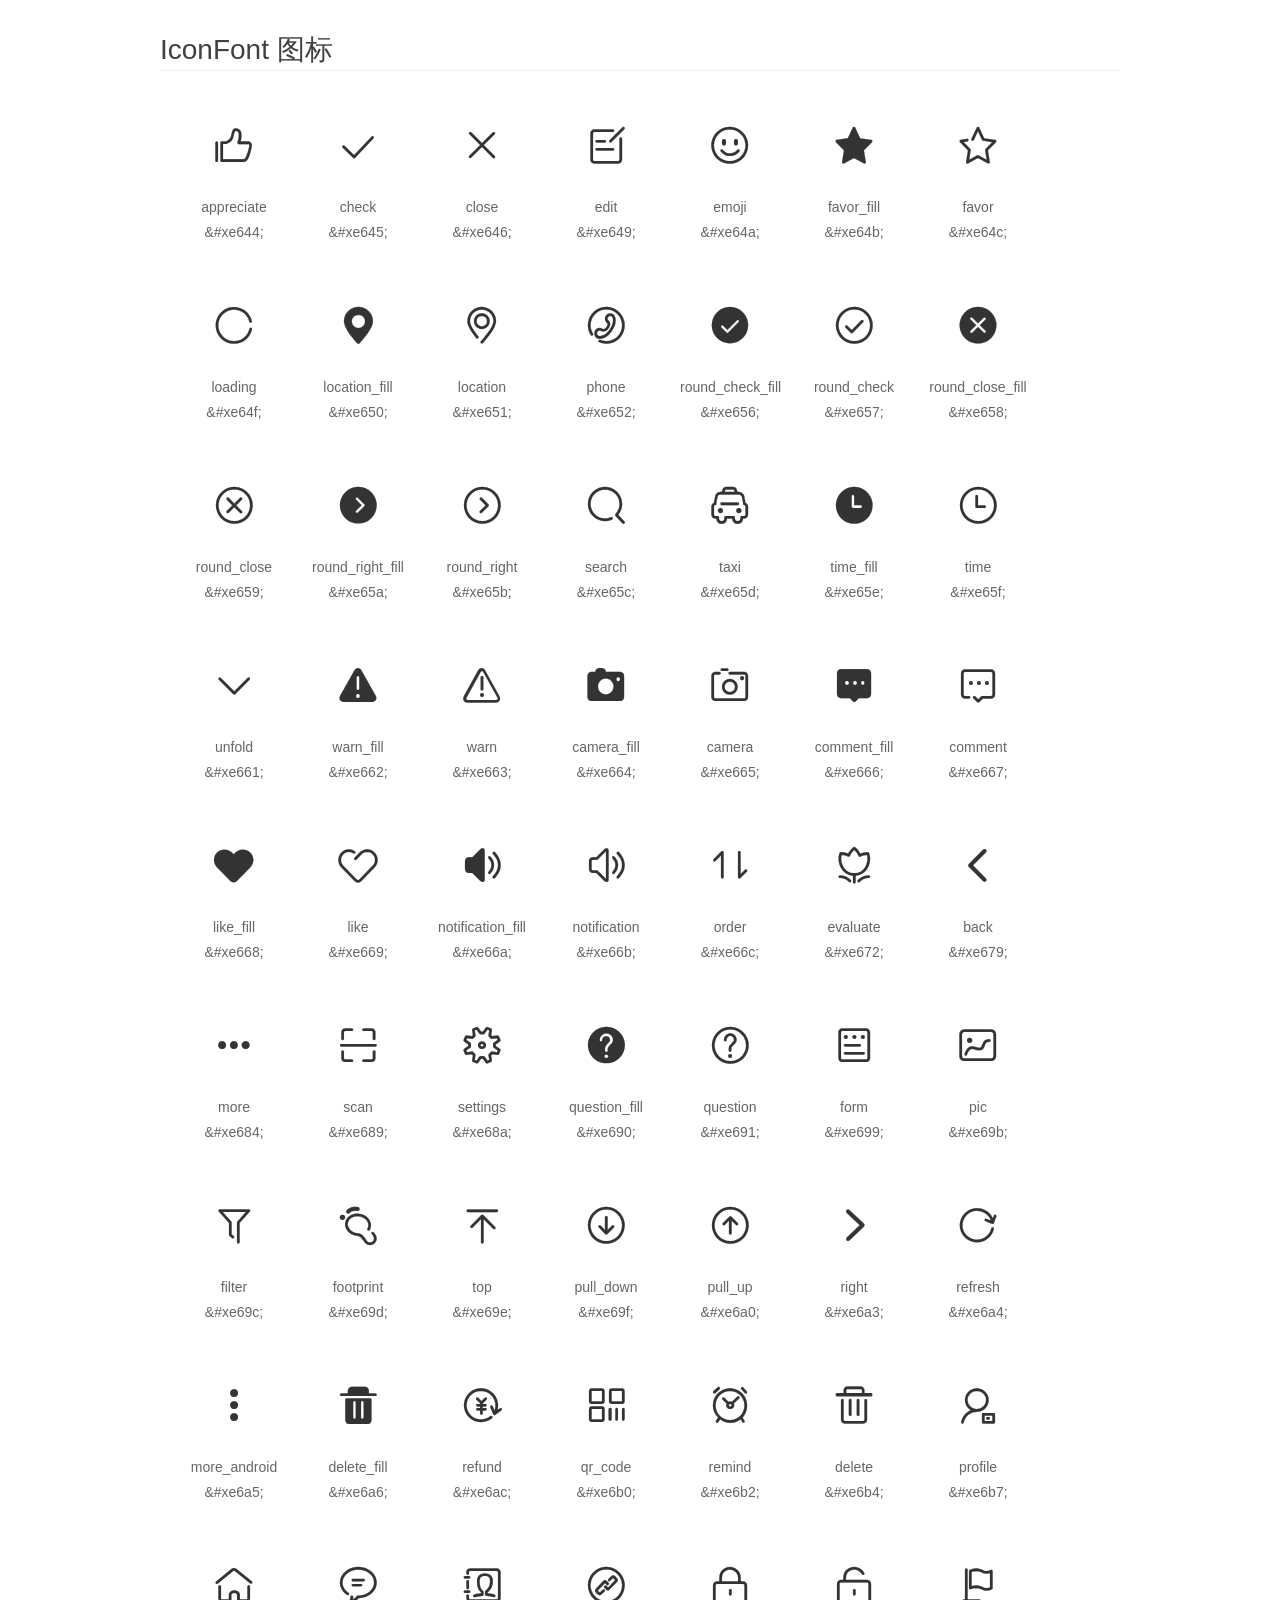
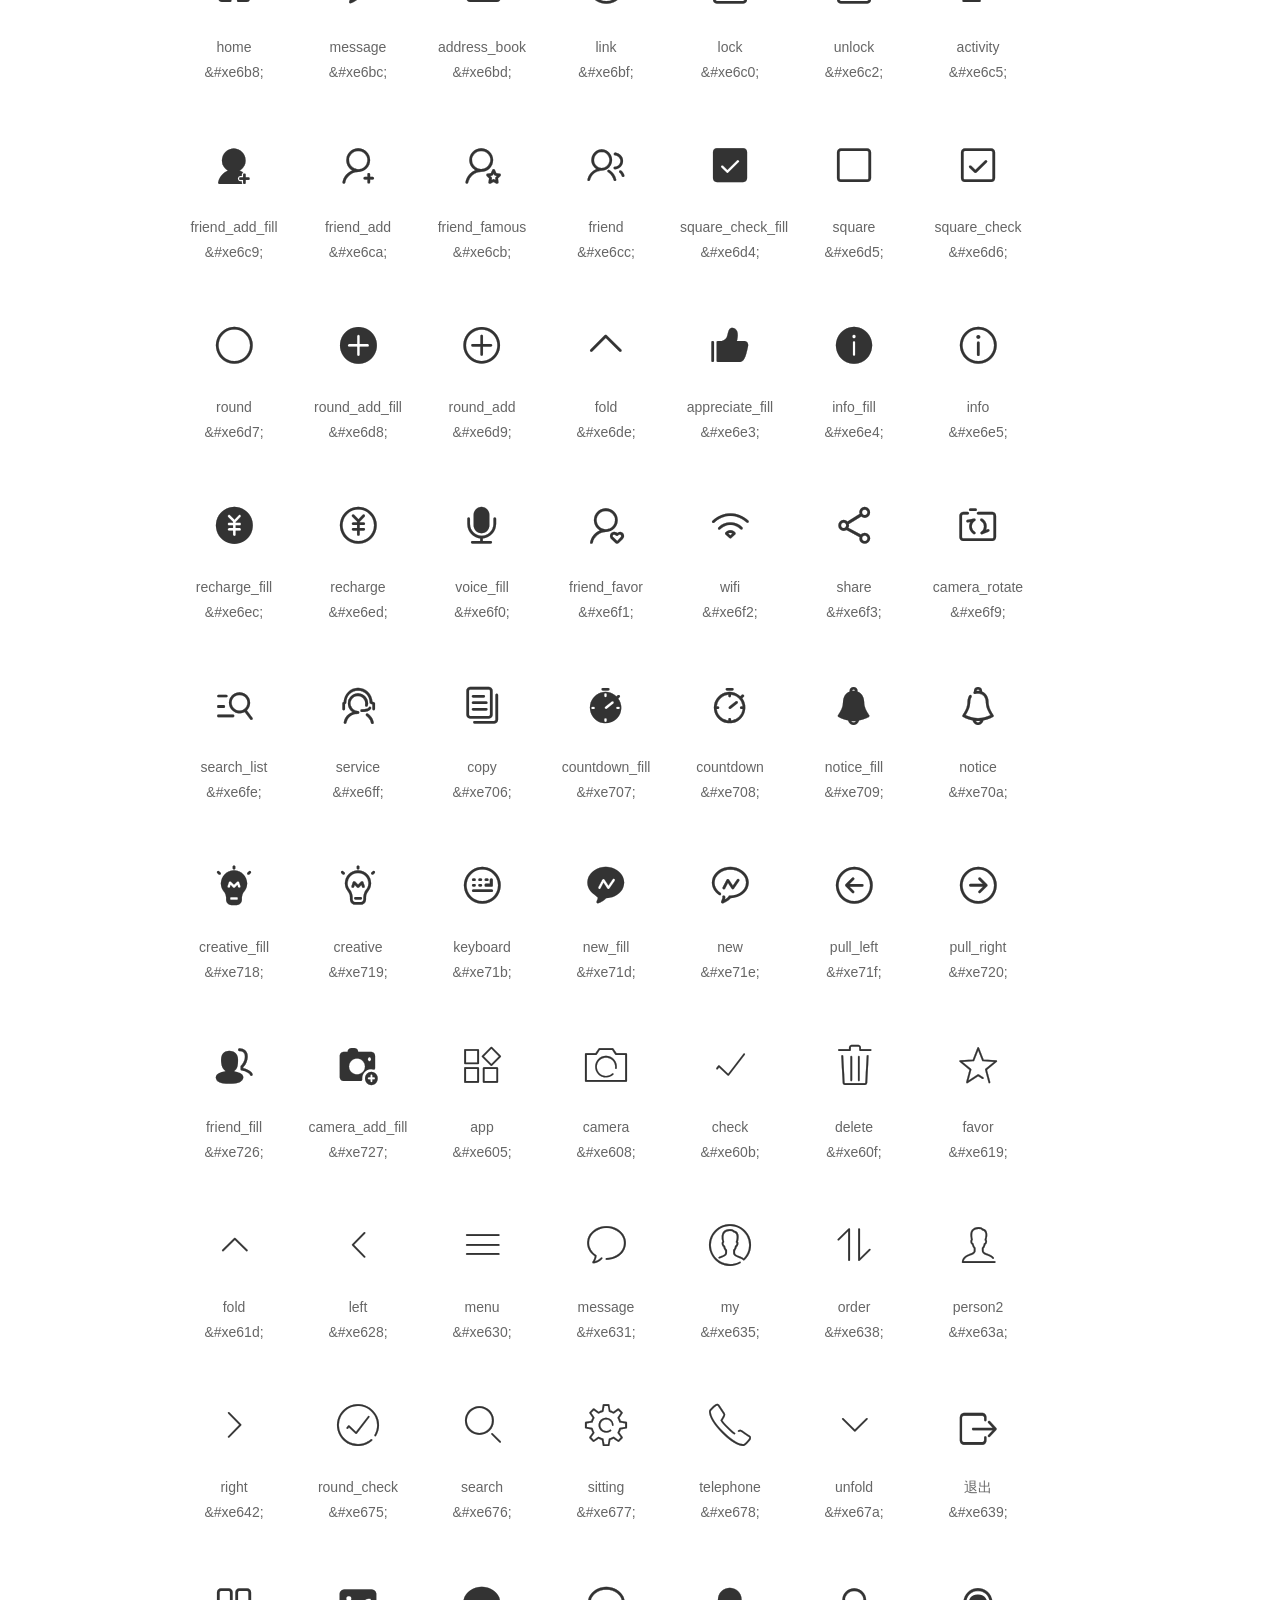
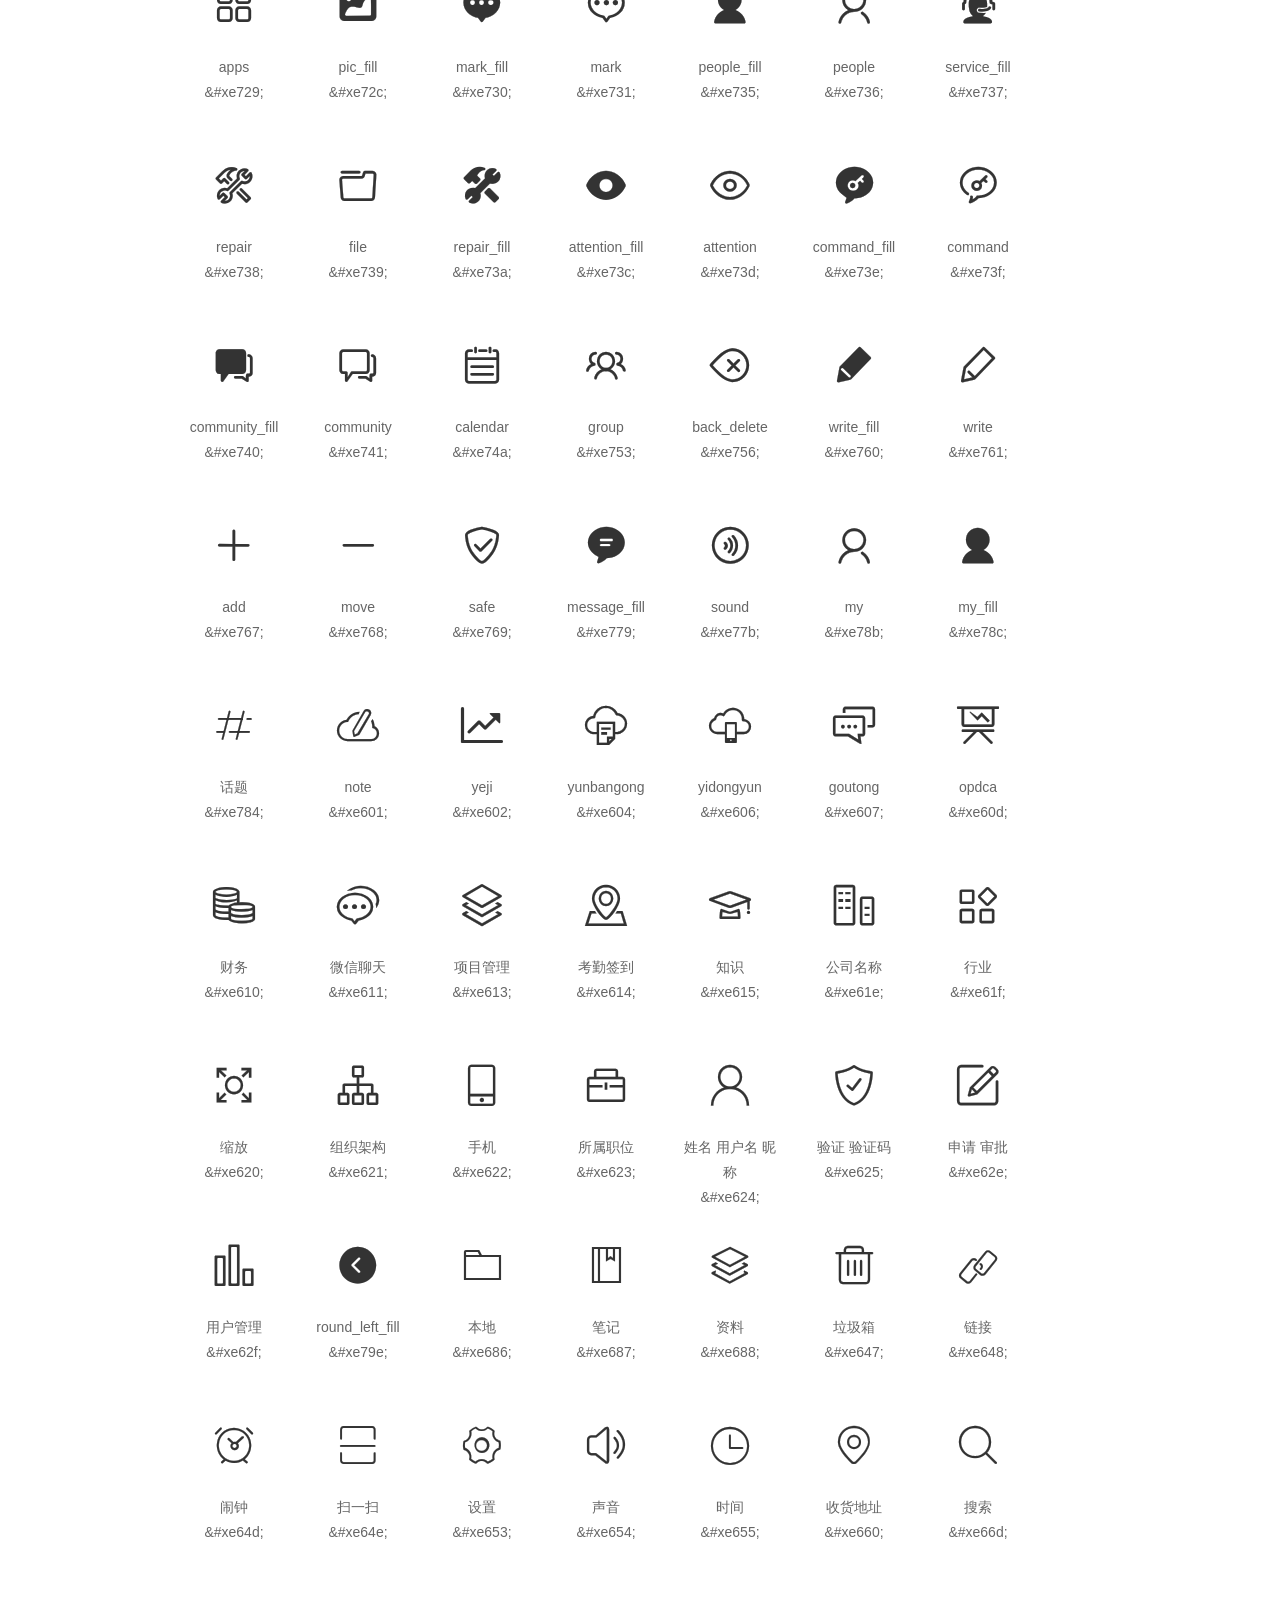
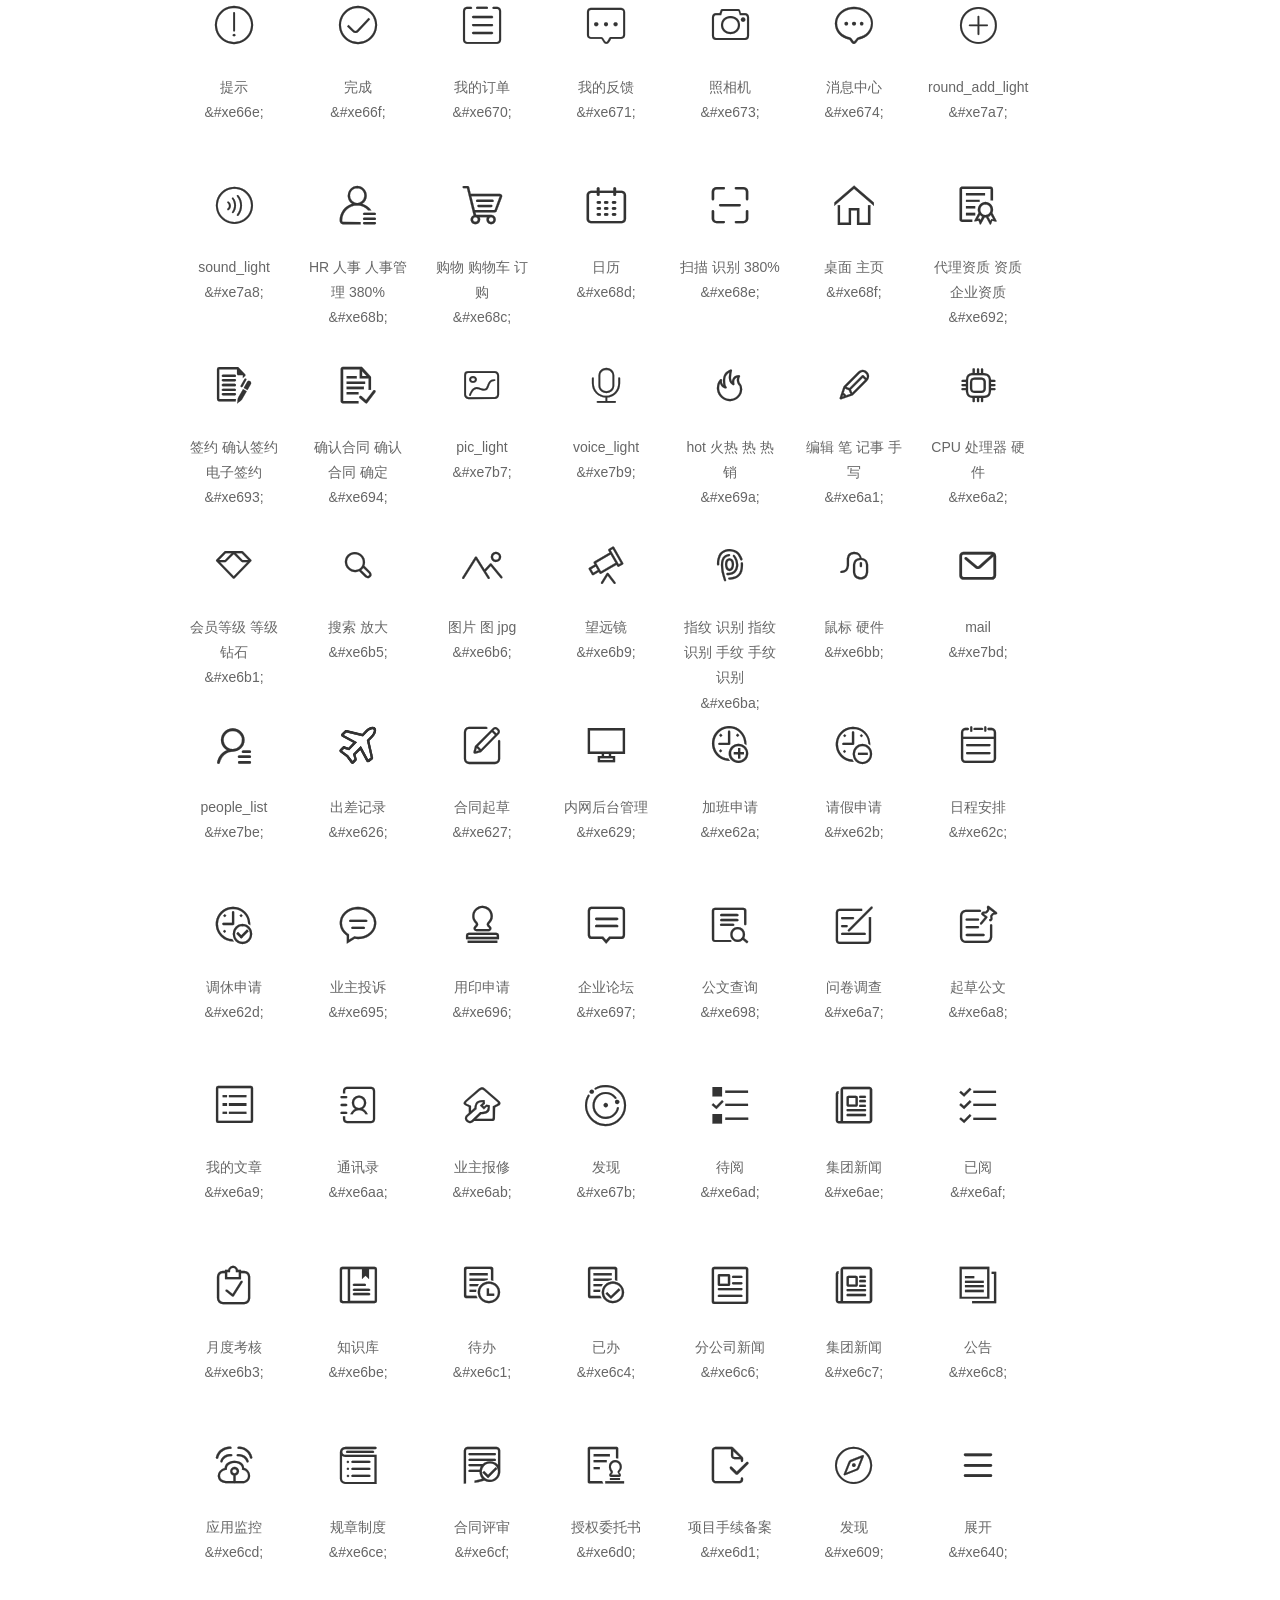
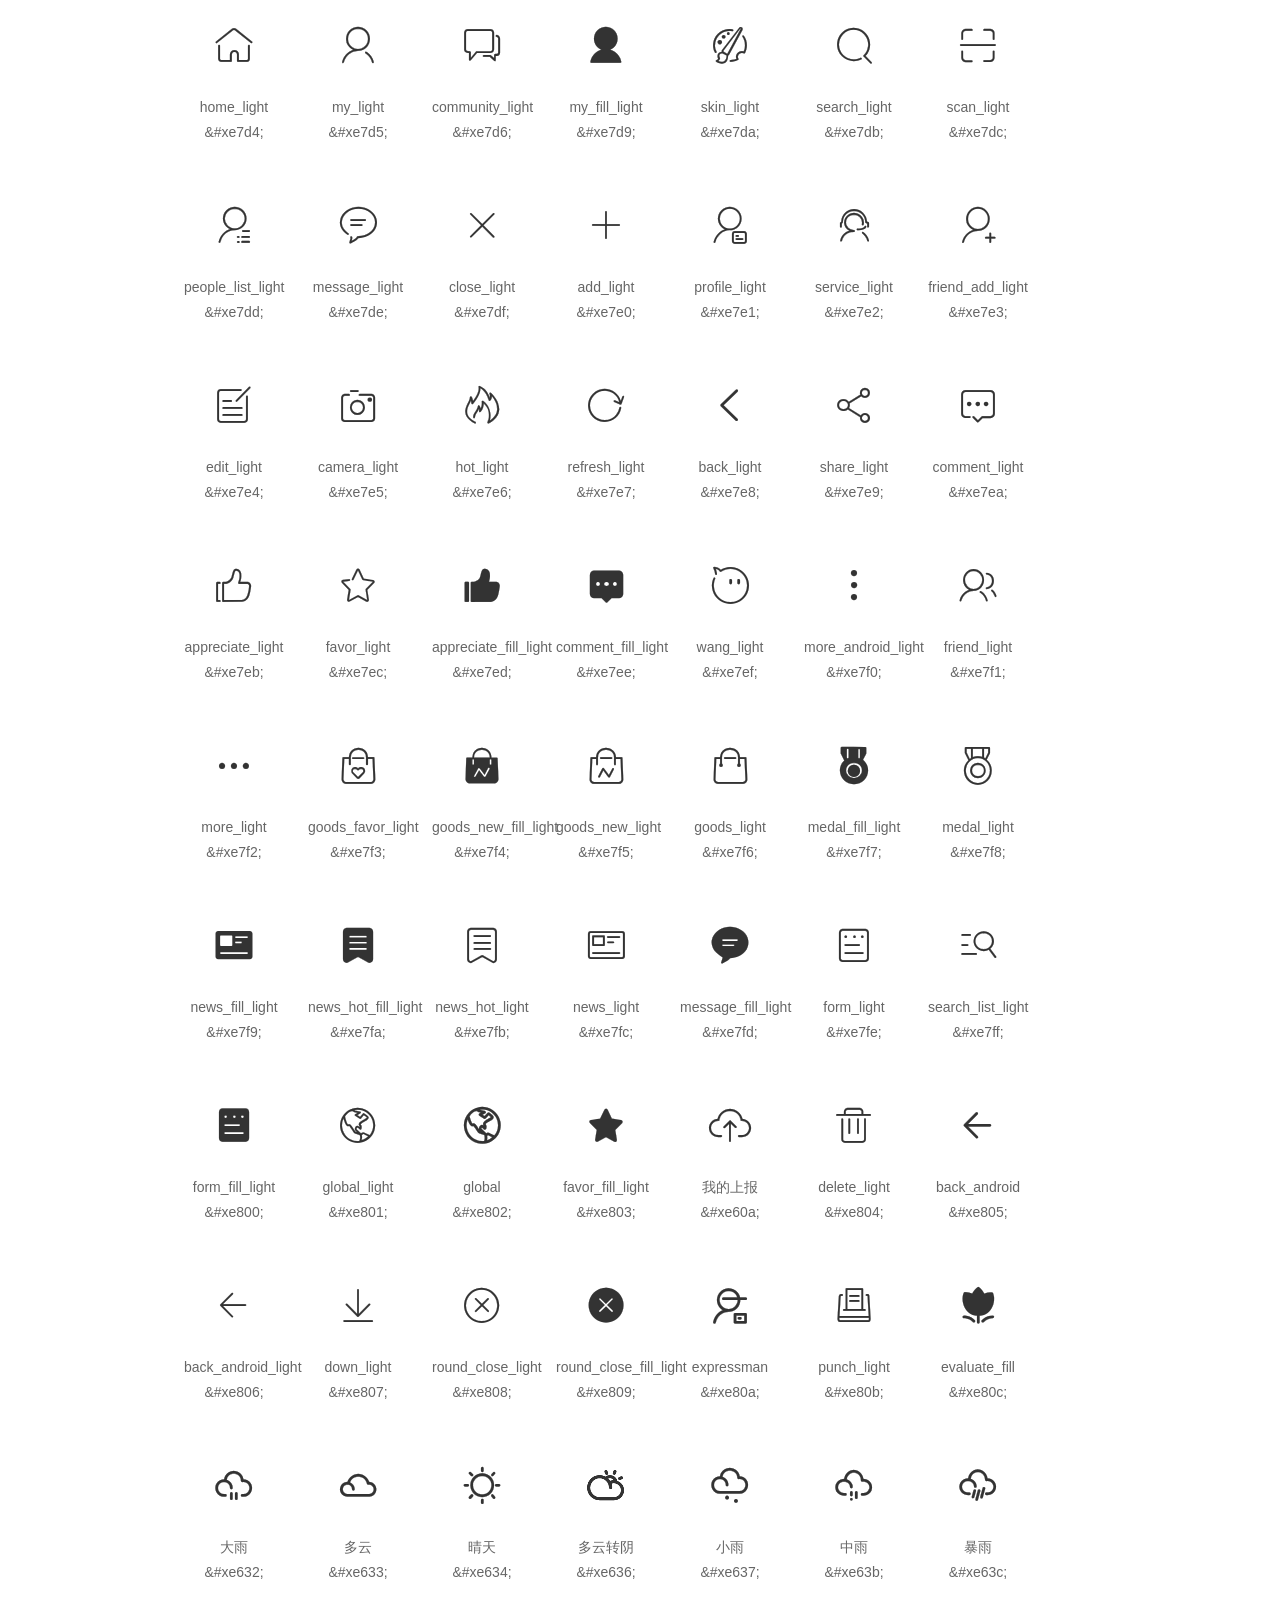
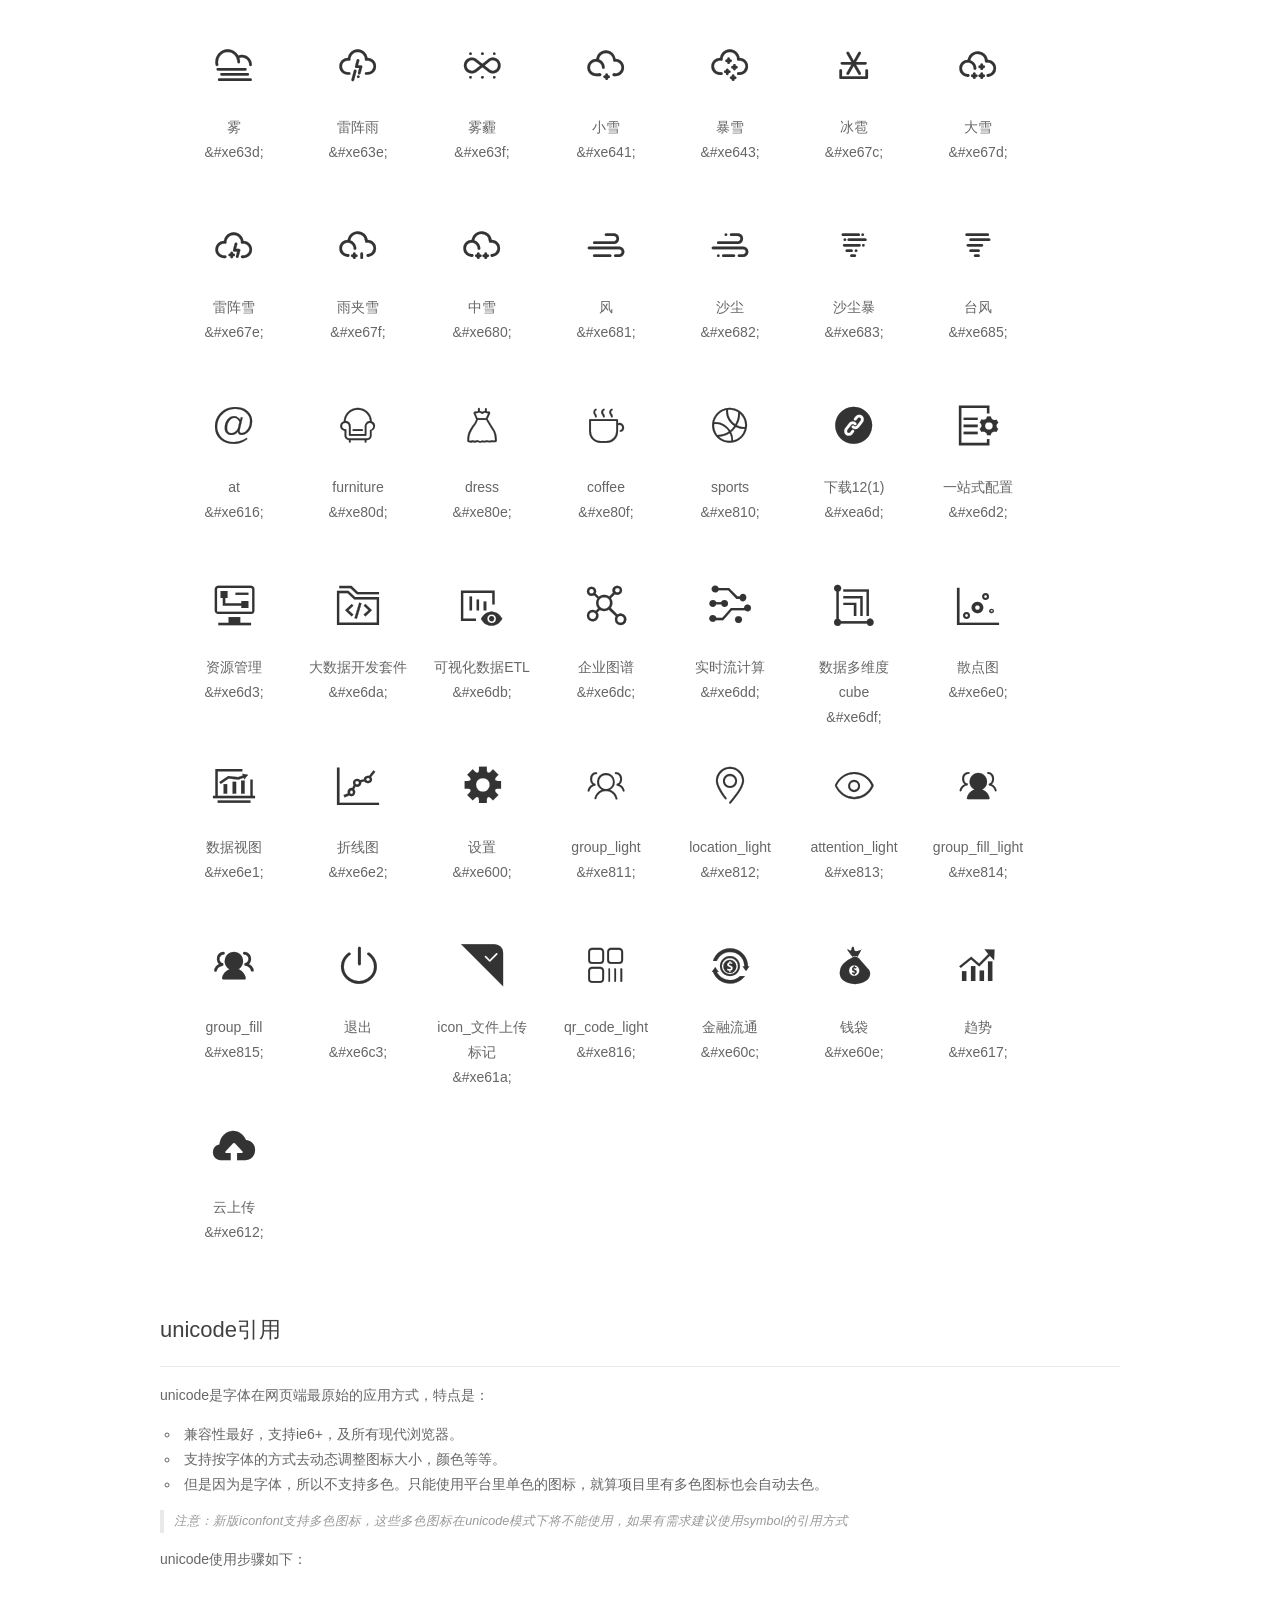
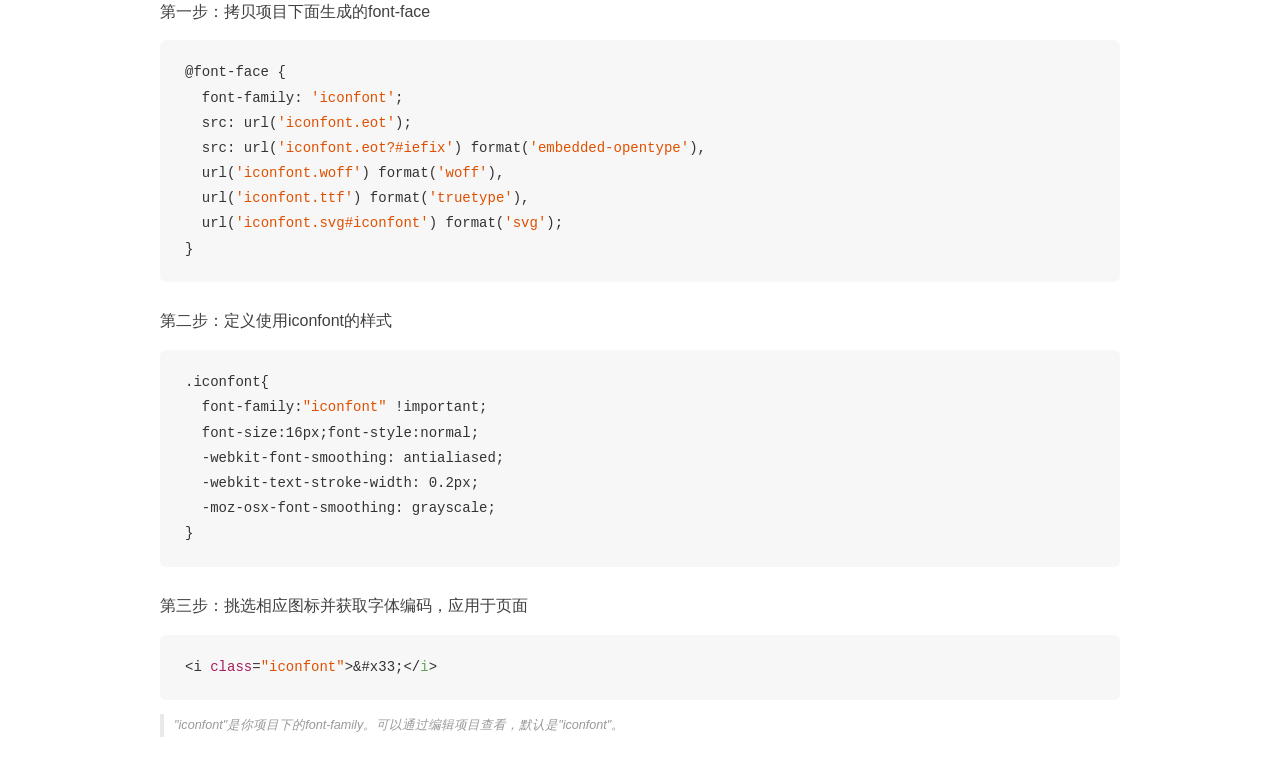
<file: src/main/webapp/static/plugins/easyuiplus/iconfont/demo_unicode.html>
<!DOCTYPE html>
<html>
<head>
    <meta charset="utf-8"/>
    <title>IconFont</title>
    <link rel="stylesheet" href="demo.css">

    <style type="text/css">

        @font-face {font-family: "iconfont";
          src: url('iconfont.eot'); /* IE9*/
          src: url('iconfont.eot#iefix') format('embedded-opentype'), /* IE6-IE8 */
          url('iconfont.woff') format('woff'), /* chrome, firefox */
          url('iconfont.ttf') format('truetype'), /* chrome, firefox, opera, Safari, Android, iOS 4.2+*/
          url('iconfont.svg#iconfont') format('svg'); /* iOS 4.1- */
        }

        .iconfont {
          font-family:"iconfont" !important;
          font-size:16px;
          font-style:normal;
          -webkit-font-smoothing: antialiased;
          -webkit-text-stroke-width: 0.2px;
          -moz-osx-font-smoothing: grayscale;
        }

    </style>
</head>
<body>
    <div class="main markdown">
        <h1>IconFont 图标</h1>
        <ul class="icon_lists clear">
            
                <li>
                <i class="icon iconfont">&#xe644;</i>
                    <div class="name">appreciate</div>
                    <div class="code">&amp;#xe644;</div>
                </li>
            
                <li>
                <i class="icon iconfont">&#xe645;</i>
                    <div class="name">check</div>
                    <div class="code">&amp;#xe645;</div>
                </li>
            
                <li>
                <i class="icon iconfont">&#xe646;</i>
                    <div class="name">close</div>
                    <div class="code">&amp;#xe646;</div>
                </li>
            
                <li>
                <i class="icon iconfont">&#xe649;</i>
                    <div class="name">edit</div>
                    <div class="code">&amp;#xe649;</div>
                </li>
            
                <li>
                <i class="icon iconfont">&#xe64a;</i>
                    <div class="name">emoji</div>
                    <div class="code">&amp;#xe64a;</div>
                </li>
            
                <li>
                <i class="icon iconfont">&#xe64b;</i>
                    <div class="name">favor_fill</div>
                    <div class="code">&amp;#xe64b;</div>
                </li>
            
                <li>
                <i class="icon iconfont">&#xe64c;</i>
                    <div class="name">favor</div>
                    <div class="code">&amp;#xe64c;</div>
                </li>
            
                <li>
                <i class="icon iconfont">&#xe64f;</i>
                    <div class="name">loading</div>
                    <div class="code">&amp;#xe64f;</div>
                </li>
            
                <li>
                <i class="icon iconfont">&#xe650;</i>
                    <div class="name">location_fill</div>
                    <div class="code">&amp;#xe650;</div>
                </li>
            
                <li>
                <i class="icon iconfont">&#xe651;</i>
                    <div class="name">location</div>
                    <div class="code">&amp;#xe651;</div>
                </li>
            
                <li>
                <i class="icon iconfont">&#xe652;</i>
                    <div class="name">phone</div>
                    <div class="code">&amp;#xe652;</div>
                </li>
            
                <li>
                <i class="icon iconfont">&#xe656;</i>
                    <div class="name">round_check_fill</div>
                    <div class="code">&amp;#xe656;</div>
                </li>
            
                <li>
                <i class="icon iconfont">&#xe657;</i>
                    <div class="name">round_check</div>
                    <div class="code">&amp;#xe657;</div>
                </li>
            
                <li>
                <i class="icon iconfont">&#xe658;</i>
                    <div class="name">round_close_fill</div>
                    <div class="code">&amp;#xe658;</div>
                </li>
            
                <li>
                <i class="icon iconfont">&#xe659;</i>
                    <div class="name">round_close</div>
                    <div class="code">&amp;#xe659;</div>
                </li>
            
                <li>
                <i class="icon iconfont">&#xe65a;</i>
                    <div class="name">round_right_fill</div>
                    <div class="code">&amp;#xe65a;</div>
                </li>
            
                <li>
                <i class="icon iconfont">&#xe65b;</i>
                    <div class="name">round_right</div>
                    <div class="code">&amp;#xe65b;</div>
                </li>
            
                <li>
                <i class="icon iconfont">&#xe65c;</i>
                    <div class="name">search</div>
                    <div class="code">&amp;#xe65c;</div>
                </li>
            
                <li>
                <i class="icon iconfont">&#xe65d;</i>
                    <div class="name">taxi</div>
                    <div class="code">&amp;#xe65d;</div>
                </li>
            
                <li>
                <i class="icon iconfont">&#xe65e;</i>
                    <div class="name">time_fill</div>
                    <div class="code">&amp;#xe65e;</div>
                </li>
            
                <li>
                <i class="icon iconfont">&#xe65f;</i>
                    <div class="name">time</div>
                    <div class="code">&amp;#xe65f;</div>
                </li>
            
                <li>
                <i class="icon iconfont">&#xe661;</i>
                    <div class="name">unfold</div>
                    <div class="code">&amp;#xe661;</div>
                </li>
            
                <li>
                <i class="icon iconfont">&#xe662;</i>
                    <div class="name">warn_fill</div>
                    <div class="code">&amp;#xe662;</div>
                </li>
            
                <li>
                <i class="icon iconfont">&#xe663;</i>
                    <div class="name">warn</div>
                    <div class="code">&amp;#xe663;</div>
                </li>
            
                <li>
                <i class="icon iconfont">&#xe664;</i>
                    <div class="name">camera_fill</div>
                    <div class="code">&amp;#xe664;</div>
                </li>
            
                <li>
                <i class="icon iconfont">&#xe665;</i>
                    <div class="name">camera</div>
                    <div class="code">&amp;#xe665;</div>
                </li>
            
                <li>
                <i class="icon iconfont">&#xe666;</i>
                    <div class="name">comment_fill</div>
                    <div class="code">&amp;#xe666;</div>
                </li>
            
                <li>
                <i class="icon iconfont">&#xe667;</i>
                    <div class="name">comment</div>
                    <div class="code">&amp;#xe667;</div>
                </li>
            
                <li>
                <i class="icon iconfont">&#xe668;</i>
                    <div class="name">like_fill</div>
                    <div class="code">&amp;#xe668;</div>
                </li>
            
                <li>
                <i class="icon iconfont">&#xe669;</i>
                    <div class="name">like</div>
                    <div class="code">&amp;#xe669;</div>
                </li>
            
                <li>
                <i class="icon iconfont">&#xe66a;</i>
                    <div class="name">notification_fill</div>
                    <div class="code">&amp;#xe66a;</div>
                </li>
            
                <li>
                <i class="icon iconfont">&#xe66b;</i>
                    <div class="name">notification</div>
                    <div class="code">&amp;#xe66b;</div>
                </li>
            
                <li>
                <i class="icon iconfont">&#xe66c;</i>
                    <div class="name">order</div>
                    <div class="code">&amp;#xe66c;</div>
                </li>
            
                <li>
                <i class="icon iconfont">&#xe672;</i>
                    <div class="name">evaluate</div>
                    <div class="code">&amp;#xe672;</div>
                </li>
            
                <li>
                <i class="icon iconfont">&#xe679;</i>
                    <div class="name">back</div>
                    <div class="code">&amp;#xe679;</div>
                </li>
            
                <li>
                <i class="icon iconfont">&#xe684;</i>
                    <div class="name">more</div>
                    <div class="code">&amp;#xe684;</div>
                </li>
            
                <li>
                <i class="icon iconfont">&#xe689;</i>
                    <div class="name">scan</div>
                    <div class="code">&amp;#xe689;</div>
                </li>
            
                <li>
                <i class="icon iconfont">&#xe68a;</i>
                    <div class="name">settings</div>
                    <div class="code">&amp;#xe68a;</div>
                </li>
            
                <li>
                <i class="icon iconfont">&#xe690;</i>
                    <div class="name">question_fill</div>
                    <div class="code">&amp;#xe690;</div>
                </li>
            
                <li>
                <i class="icon iconfont">&#xe691;</i>
                    <div class="name">question</div>
                    <div class="code">&amp;#xe691;</div>
                </li>
            
                <li>
                <i class="icon iconfont">&#xe699;</i>
                    <div class="name">form</div>
                    <div class="code">&amp;#xe699;</div>
                </li>
            
                <li>
                <i class="icon iconfont">&#xe69b;</i>
                    <div class="name">pic</div>
                    <div class="code">&amp;#xe69b;</div>
                </li>
            
                <li>
                <i class="icon iconfont">&#xe69c;</i>
                    <div class="name">filter</div>
                    <div class="code">&amp;#xe69c;</div>
                </li>
            
                <li>
                <i class="icon iconfont">&#xe69d;</i>
                    <div class="name">footprint</div>
                    <div class="code">&amp;#xe69d;</div>
                </li>
            
                <li>
                <i class="icon iconfont">&#xe69e;</i>
                    <div class="name">top</div>
                    <div class="code">&amp;#xe69e;</div>
                </li>
            
                <li>
                <i class="icon iconfont">&#xe69f;</i>
                    <div class="name">pull_down</div>
                    <div class="code">&amp;#xe69f;</div>
                </li>
            
                <li>
                <i class="icon iconfont">&#xe6a0;</i>
                    <div class="name">pull_up</div>
                    <div class="code">&amp;#xe6a0;</div>
                </li>
            
                <li>
                <i class="icon iconfont">&#xe6a3;</i>
                    <div class="name">right</div>
                    <div class="code">&amp;#xe6a3;</div>
                </li>
            
                <li>
                <i class="icon iconfont">&#xe6a4;</i>
                    <div class="name">refresh</div>
                    <div class="code">&amp;#xe6a4;</div>
                </li>
            
                <li>
                <i class="icon iconfont">&#xe6a5;</i>
                    <div class="name">more_android</div>
                    <div class="code">&amp;#xe6a5;</div>
                </li>
            
                <li>
                <i class="icon iconfont">&#xe6a6;</i>
                    <div class="name">delete_fill</div>
                    <div class="code">&amp;#xe6a6;</div>
                </li>
            
                <li>
                <i class="icon iconfont">&#xe6ac;</i>
                    <div class="name">refund</div>
                    <div class="code">&amp;#xe6ac;</div>
                </li>
            
                <li>
                <i class="icon iconfont">&#xe6b0;</i>
                    <div class="name">qr_code</div>
                    <div class="code">&amp;#xe6b0;</div>
                </li>
            
                <li>
                <i class="icon iconfont">&#xe6b2;</i>
                    <div class="name">remind</div>
                    <div class="code">&amp;#xe6b2;</div>
                </li>
            
                <li>
                <i class="icon iconfont">&#xe6b4;</i>
                    <div class="name">delete</div>
                    <div class="code">&amp;#xe6b4;</div>
                </li>
            
                <li>
                <i class="icon iconfont">&#xe6b7;</i>
                    <div class="name">profile</div>
                    <div class="code">&amp;#xe6b7;</div>
                </li>
            
                <li>
                <i class="icon iconfont">&#xe6b8;</i>
                    <div class="name">home</div>
                    <div class="code">&amp;#xe6b8;</div>
                </li>
            
                <li>
                <i class="icon iconfont">&#xe6bc;</i>
                    <div class="name">message</div>
                    <div class="code">&amp;#xe6bc;</div>
                </li>
            
                <li>
                <i class="icon iconfont">&#xe6bd;</i>
                    <div class="name">address_book</div>
                    <div class="code">&amp;#xe6bd;</div>
                </li>
            
                <li>
                <i class="icon iconfont">&#xe6bf;</i>
                    <div class="name">link</div>
                    <div class="code">&amp;#xe6bf;</div>
                </li>
            
                <li>
                <i class="icon iconfont">&#xe6c0;</i>
                    <div class="name">lock</div>
                    <div class="code">&amp;#xe6c0;</div>
                </li>
            
                <li>
                <i class="icon iconfont">&#xe6c2;</i>
                    <div class="name">unlock</div>
                    <div class="code">&amp;#xe6c2;</div>
                </li>
            
                <li>
                <i class="icon iconfont">&#xe6c5;</i>
                    <div class="name">activity</div>
                    <div class="code">&amp;#xe6c5;</div>
                </li>
            
                <li>
                <i class="icon iconfont">&#xe6c9;</i>
                    <div class="name">friend_add_fill</div>
                    <div class="code">&amp;#xe6c9;</div>
                </li>
            
                <li>
                <i class="icon iconfont">&#xe6ca;</i>
                    <div class="name">friend_add</div>
                    <div class="code">&amp;#xe6ca;</div>
                </li>
            
                <li>
                <i class="icon iconfont">&#xe6cb;</i>
                    <div class="name">friend_famous</div>
                    <div class="code">&amp;#xe6cb;</div>
                </li>
            
                <li>
                <i class="icon iconfont">&#xe6cc;</i>
                    <div class="name">friend</div>
                    <div class="code">&amp;#xe6cc;</div>
                </li>
            
                <li>
                <i class="icon iconfont">&#xe6d4;</i>
                    <div class="name">square_check_fill</div>
                    <div class="code">&amp;#xe6d4;</div>
                </li>
            
                <li>
                <i class="icon iconfont">&#xe6d5;</i>
                    <div class="name">square</div>
                    <div class="code">&amp;#xe6d5;</div>
                </li>
            
                <li>
                <i class="icon iconfont">&#xe6d6;</i>
                    <div class="name">square_check</div>
                    <div class="code">&amp;#xe6d6;</div>
                </li>
            
                <li>
                <i class="icon iconfont">&#xe6d7;</i>
                    <div class="name">round</div>
                    <div class="code">&amp;#xe6d7;</div>
                </li>
            
                <li>
                <i class="icon iconfont">&#xe6d8;</i>
                    <div class="name">round_add_fill</div>
                    <div class="code">&amp;#xe6d8;</div>
                </li>
            
                <li>
                <i class="icon iconfont">&#xe6d9;</i>
                    <div class="name">round_add</div>
                    <div class="code">&amp;#xe6d9;</div>
                </li>
            
                <li>
                <i class="icon iconfont">&#xe6de;</i>
                    <div class="name">fold</div>
                    <div class="code">&amp;#xe6de;</div>
                </li>
            
                <li>
                <i class="icon iconfont">&#xe6e3;</i>
                    <div class="name">appreciate_fill</div>
                    <div class="code">&amp;#xe6e3;</div>
                </li>
            
                <li>
                <i class="icon iconfont">&#xe6e4;</i>
                    <div class="name">info_fill</div>
                    <div class="code">&amp;#xe6e4;</div>
                </li>
            
                <li>
                <i class="icon iconfont">&#xe6e5;</i>
                    <div class="name">info</div>
                    <div class="code">&amp;#xe6e5;</div>
                </li>
            
                <li>
                <i class="icon iconfont">&#xe6ec;</i>
                    <div class="name">recharge_fill</div>
                    <div class="code">&amp;#xe6ec;</div>
                </li>
            
                <li>
                <i class="icon iconfont">&#xe6ed;</i>
                    <div class="name">recharge</div>
                    <div class="code">&amp;#xe6ed;</div>
                </li>
            
                <li>
                <i class="icon iconfont">&#xe6f0;</i>
                    <div class="name">voice_fill</div>
                    <div class="code">&amp;#xe6f0;</div>
                </li>
            
                <li>
                <i class="icon iconfont">&#xe6f1;</i>
                    <div class="name">friend_favor</div>
                    <div class="code">&amp;#xe6f1;</div>
                </li>
            
                <li>
                <i class="icon iconfont">&#xe6f2;</i>
                    <div class="name">wifi</div>
                    <div class="code">&amp;#xe6f2;</div>
                </li>
            
                <li>
                <i class="icon iconfont">&#xe6f3;</i>
                    <div class="name">share</div>
                    <div class="code">&amp;#xe6f3;</div>
                </li>
            
                <li>
                <i class="icon iconfont">&#xe6f9;</i>
                    <div class="name">camera_rotate</div>
                    <div class="code">&amp;#xe6f9;</div>
                </li>
            
                <li>
                <i class="icon iconfont">&#xe6fe;</i>
                    <div class="name">search_list</div>
                    <div class="code">&amp;#xe6fe;</div>
                </li>
            
                <li>
                <i class="icon iconfont">&#xe6ff;</i>
                    <div class="name">service</div>
                    <div class="code">&amp;#xe6ff;</div>
                </li>
            
                <li>
                <i class="icon iconfont">&#xe706;</i>
                    <div class="name">copy</div>
                    <div class="code">&amp;#xe706;</div>
                </li>
            
                <li>
                <i class="icon iconfont">&#xe707;</i>
                    <div class="name">countdown_fill</div>
                    <div class="code">&amp;#xe707;</div>
                </li>
            
                <li>
                <i class="icon iconfont">&#xe708;</i>
                    <div class="name">countdown</div>
                    <div class="code">&amp;#xe708;</div>
                </li>
            
                <li>
                <i class="icon iconfont">&#xe709;</i>
                    <div class="name">notice_fill</div>
                    <div class="code">&amp;#xe709;</div>
                </li>
            
                <li>
                <i class="icon iconfont">&#xe70a;</i>
                    <div class="name">notice</div>
                    <div class="code">&amp;#xe70a;</div>
                </li>
            
                <li>
                <i class="icon iconfont">&#xe718;</i>
                    <div class="name">creative_fill</div>
                    <div class="code">&amp;#xe718;</div>
                </li>
            
                <li>
                <i class="icon iconfont">&#xe719;</i>
                    <div class="name">creative</div>
                    <div class="code">&amp;#xe719;</div>
                </li>
            
                <li>
                <i class="icon iconfont">&#xe71b;</i>
                    <div class="name">keyboard</div>
                    <div class="code">&amp;#xe71b;</div>
                </li>
            
                <li>
                <i class="icon iconfont">&#xe71d;</i>
                    <div class="name">new_fill</div>
                    <div class="code">&amp;#xe71d;</div>
                </li>
            
                <li>
                <i class="icon iconfont">&#xe71e;</i>
                    <div class="name">new</div>
                    <div class="code">&amp;#xe71e;</div>
                </li>
            
                <li>
                <i class="icon iconfont">&#xe71f;</i>
                    <div class="name">pull_left</div>
                    <div class="code">&amp;#xe71f;</div>
                </li>
            
                <li>
                <i class="icon iconfont">&#xe720;</i>
                    <div class="name">pull_right</div>
                    <div class="code">&amp;#xe720;</div>
                </li>
            
                <li>
                <i class="icon iconfont">&#xe726;</i>
                    <div class="name">friend_fill</div>
                    <div class="code">&amp;#xe726;</div>
                </li>
            
                <li>
                <i class="icon iconfont">&#xe727;</i>
                    <div class="name">camera_add_fill</div>
                    <div class="code">&amp;#xe727;</div>
                </li>
            
                <li>
                <i class="icon iconfont">&#xe605;</i>
                    <div class="name">app</div>
                    <div class="code">&amp;#xe605;</div>
                </li>
            
                <li>
                <i class="icon iconfont">&#xe608;</i>
                    <div class="name">camera</div>
                    <div class="code">&amp;#xe608;</div>
                </li>
            
                <li>
                <i class="icon iconfont">&#xe60b;</i>
                    <div class="name">check</div>
                    <div class="code">&amp;#xe60b;</div>
                </li>
            
                <li>
                <i class="icon iconfont">&#xe60f;</i>
                    <div class="name">delete</div>
                    <div class="code">&amp;#xe60f;</div>
                </li>
            
                <li>
                <i class="icon iconfont">&#xe619;</i>
                    <div class="name">favor</div>
                    <div class="code">&amp;#xe619;</div>
                </li>
            
                <li>
                <i class="icon iconfont">&#xe61d;</i>
                    <div class="name">fold</div>
                    <div class="code">&amp;#xe61d;</div>
                </li>
            
                <li>
                <i class="icon iconfont">&#xe628;</i>
                    <div class="name">left</div>
                    <div class="code">&amp;#xe628;</div>
                </li>
            
                <li>
                <i class="icon iconfont">&#xe630;</i>
                    <div class="name">menu</div>
                    <div class="code">&amp;#xe630;</div>
                </li>
            
                <li>
                <i class="icon iconfont">&#xe631;</i>
                    <div class="name">message</div>
                    <div class="code">&amp;#xe631;</div>
                </li>
            
                <li>
                <i class="icon iconfont">&#xe635;</i>
                    <div class="name">my</div>
                    <div class="code">&amp;#xe635;</div>
                </li>
            
                <li>
                <i class="icon iconfont">&#xe638;</i>
                    <div class="name">order</div>
                    <div class="code">&amp;#xe638;</div>
                </li>
            
                <li>
                <i class="icon iconfont">&#xe63a;</i>
                    <div class="name">person2</div>
                    <div class="code">&amp;#xe63a;</div>
                </li>
            
                <li>
                <i class="icon iconfont">&#xe642;</i>
                    <div class="name">right</div>
                    <div class="code">&amp;#xe642;</div>
                </li>
            
                <li>
                <i class="icon iconfont">&#xe675;</i>
                    <div class="name">round_check</div>
                    <div class="code">&amp;#xe675;</div>
                </li>
            
                <li>
                <i class="icon iconfont">&#xe676;</i>
                    <div class="name">search</div>
                    <div class="code">&amp;#xe676;</div>
                </li>
            
                <li>
                <i class="icon iconfont">&#xe677;</i>
                    <div class="name">sitting</div>
                    <div class="code">&amp;#xe677;</div>
                </li>
            
                <li>
                <i class="icon iconfont">&#xe678;</i>
                    <div class="name">telephone</div>
                    <div class="code">&amp;#xe678;</div>
                </li>
            
                <li>
                <i class="icon iconfont">&#xe67a;</i>
                    <div class="name">unfold</div>
                    <div class="code">&amp;#xe67a;</div>
                </li>
            
                <li>
                <i class="icon iconfont">&#xe639;</i>
                    <div class="name">退出</div>
                    <div class="code">&amp;#xe639;</div>
                </li>
            
                <li>
                <i class="icon iconfont">&#xe729;</i>
                    <div class="name">apps</div>
                    <div class="code">&amp;#xe729;</div>
                </li>
            
                <li>
                <i class="icon iconfont">&#xe72c;</i>
                    <div class="name">pic_fill</div>
                    <div class="code">&amp;#xe72c;</div>
                </li>
            
                <li>
                <i class="icon iconfont">&#xe730;</i>
                    <div class="name">mark_fill</div>
                    <div class="code">&amp;#xe730;</div>
                </li>
            
                <li>
                <i class="icon iconfont">&#xe731;</i>
                    <div class="name">mark</div>
                    <div class="code">&amp;#xe731;</div>
                </li>
            
                <li>
                <i class="icon iconfont">&#xe735;</i>
                    <div class="name">people_fill</div>
                    <div class="code">&amp;#xe735;</div>
                </li>
            
                <li>
                <i class="icon iconfont">&#xe736;</i>
                    <div class="name">people</div>
                    <div class="code">&amp;#xe736;</div>
                </li>
            
                <li>
                <i class="icon iconfont">&#xe737;</i>
                    <div class="name">service_fill</div>
                    <div class="code">&amp;#xe737;</div>
                </li>
            
                <li>
                <i class="icon iconfont">&#xe738;</i>
                    <div class="name">repair</div>
                    <div class="code">&amp;#xe738;</div>
                </li>
            
                <li>
                <i class="icon iconfont">&#xe739;</i>
                    <div class="name">file</div>
                    <div class="code">&amp;#xe739;</div>
                </li>
            
                <li>
                <i class="icon iconfont">&#xe73a;</i>
                    <div class="name">repair_fill</div>
                    <div class="code">&amp;#xe73a;</div>
                </li>
            
                <li>
                <i class="icon iconfont">&#xe73c;</i>
                    <div class="name">attention_fill</div>
                    <div class="code">&amp;#xe73c;</div>
                </li>
            
                <li>
                <i class="icon iconfont">&#xe73d;</i>
                    <div class="name">attention</div>
                    <div class="code">&amp;#xe73d;</div>
                </li>
            
                <li>
                <i class="icon iconfont">&#xe73e;</i>
                    <div class="name">command_fill</div>
                    <div class="code">&amp;#xe73e;</div>
                </li>
            
                <li>
                <i class="icon iconfont">&#xe73f;</i>
                    <div class="name">command</div>
                    <div class="code">&amp;#xe73f;</div>
                </li>
            
                <li>
                <i class="icon iconfont">&#xe740;</i>
                    <div class="name">community_fill</div>
                    <div class="code">&amp;#xe740;</div>
                </li>
            
                <li>
                <i class="icon iconfont">&#xe741;</i>
                    <div class="name">community</div>
                    <div class="code">&amp;#xe741;</div>
                </li>
            
                <li>
                <i class="icon iconfont">&#xe74a;</i>
                    <div class="name">calendar</div>
                    <div class="code">&amp;#xe74a;</div>
                </li>
            
                <li>
                <i class="icon iconfont">&#xe753;</i>
                    <div class="name">group</div>
                    <div class="code">&amp;#xe753;</div>
                </li>
            
                <li>
                <i class="icon iconfont">&#xe756;</i>
                    <div class="name">back_delete</div>
                    <div class="code">&amp;#xe756;</div>
                </li>
            
                <li>
                <i class="icon iconfont">&#xe760;</i>
                    <div class="name">write_fill</div>
                    <div class="code">&amp;#xe760;</div>
                </li>
            
                <li>
                <i class="icon iconfont">&#xe761;</i>
                    <div class="name">write</div>
                    <div class="code">&amp;#xe761;</div>
                </li>
            
                <li>
                <i class="icon iconfont">&#xe767;</i>
                    <div class="name">add</div>
                    <div class="code">&amp;#xe767;</div>
                </li>
            
                <li>
                <i class="icon iconfont">&#xe768;</i>
                    <div class="name">move</div>
                    <div class="code">&amp;#xe768;</div>
                </li>
            
                <li>
                <i class="icon iconfont">&#xe769;</i>
                    <div class="name">safe</div>
                    <div class="code">&amp;#xe769;</div>
                </li>
            
                <li>
                <i class="icon iconfont">&#xe779;</i>
                    <div class="name">message_fill</div>
                    <div class="code">&amp;#xe779;</div>
                </li>
            
                <li>
                <i class="icon iconfont">&#xe77b;</i>
                    <div class="name">sound</div>
                    <div class="code">&amp;#xe77b;</div>
                </li>
            
                <li>
                <i class="icon iconfont">&#xe78b;</i>
                    <div class="name">my</div>
                    <div class="code">&amp;#xe78b;</div>
                </li>
            
                <li>
                <i class="icon iconfont">&#xe78c;</i>
                    <div class="name">my_fill</div>
                    <div class="code">&amp;#xe78c;</div>
                </li>
            
                <li>
                <i class="icon iconfont">&#xe784;</i>
                    <div class="name">话题</div>
                    <div class="code">&amp;#xe784;</div>
                </li>
            
                <li>
                <i class="icon iconfont">&#xe601;</i>
                    <div class="name">note</div>
                    <div class="code">&amp;#xe601;</div>
                </li>
            
                <li>
                <i class="icon iconfont">&#xe602;</i>
                    <div class="name">yeji</div>
                    <div class="code">&amp;#xe602;</div>
                </li>
            
                <li>
                <i class="icon iconfont">&#xe604;</i>
                    <div class="name">yunbangong</div>
                    <div class="code">&amp;#xe604;</div>
                </li>
            
                <li>
                <i class="icon iconfont">&#xe606;</i>
                    <div class="name">yidongyun</div>
                    <div class="code">&amp;#xe606;</div>
                </li>
            
                <li>
                <i class="icon iconfont">&#xe607;</i>
                    <div class="name">goutong</div>
                    <div class="code">&amp;#xe607;</div>
                </li>
            
                <li>
                <i class="icon iconfont">&#xe60d;</i>
                    <div class="name">opdca</div>
                    <div class="code">&amp;#xe60d;</div>
                </li>
            
                <li>
                <i class="icon iconfont">&#xe610;</i>
                    <div class="name">财务</div>
                    <div class="code">&amp;#xe610;</div>
                </li>
            
                <li>
                <i class="icon iconfont">&#xe611;</i>
                    <div class="name">微信聊天</div>
                    <div class="code">&amp;#xe611;</div>
                </li>
            
                <li>
                <i class="icon iconfont">&#xe613;</i>
                    <div class="name">项目管理</div>
                    <div class="code">&amp;#xe613;</div>
                </li>
            
                <li>
                <i class="icon iconfont">&#xe614;</i>
                    <div class="name">考勤签到</div>
                    <div class="code">&amp;#xe614;</div>
                </li>
            
                <li>
                <i class="icon iconfont">&#xe615;</i>
                    <div class="name">知识</div>
                    <div class="code">&amp;#xe615;</div>
                </li>
            
                <li>
                <i class="icon iconfont">&#xe61e;</i>
                    <div class="name">公司名称</div>
                    <div class="code">&amp;#xe61e;</div>
                </li>
            
                <li>
                <i class="icon iconfont">&#xe61f;</i>
                    <div class="name">行业</div>
                    <div class="code">&amp;#xe61f;</div>
                </li>
            
                <li>
                <i class="icon iconfont">&#xe620;</i>
                    <div class="name">缩放</div>
                    <div class="code">&amp;#xe620;</div>
                </li>
            
                <li>
                <i class="icon iconfont">&#xe621;</i>
                    <div class="name">组织架构</div>
                    <div class="code">&amp;#xe621;</div>
                </li>
            
                <li>
                <i class="icon iconfont">&#xe622;</i>
                    <div class="name">手机</div>
                    <div class="code">&amp;#xe622;</div>
                </li>
            
                <li>
                <i class="icon iconfont">&#xe623;</i>
                    <div class="name">所属职位</div>
                    <div class="code">&amp;#xe623;</div>
                </li>
            
                <li>
                <i class="icon iconfont">&#xe624;</i>
                    <div class="name">姓名 用户名 昵称</div>
                    <div class="code">&amp;#xe624;</div>
                </li>
            
                <li>
                <i class="icon iconfont">&#xe625;</i>
                    <div class="name">验证 验证码</div>
                    <div class="code">&amp;#xe625;</div>
                </li>
            
                <li>
                <i class="icon iconfont">&#xe62e;</i>
                    <div class="name">申请 审批</div>
                    <div class="code">&amp;#xe62e;</div>
                </li>
            
                <li>
                <i class="icon iconfont">&#xe62f;</i>
                    <div class="name">用户管理</div>
                    <div class="code">&amp;#xe62f;</div>
                </li>
            
                <li>
                <i class="icon iconfont">&#xe79e;</i>
                    <div class="name">round_left_fill</div>
                    <div class="code">&amp;#xe79e;</div>
                </li>
            
                <li>
                <i class="icon iconfont">&#xe686;</i>
                    <div class="name">本地</div>
                    <div class="code">&amp;#xe686;</div>
                </li>
            
                <li>
                <i class="icon iconfont">&#xe687;</i>
                    <div class="name">笔记</div>
                    <div class="code">&amp;#xe687;</div>
                </li>
            
                <li>
                <i class="icon iconfont">&#xe688;</i>
                    <div class="name">资料</div>
                    <div class="code">&amp;#xe688;</div>
                </li>
            
                <li>
                <i class="icon iconfont">&#xe647;</i>
                    <div class="name">垃圾箱</div>
                    <div class="code">&amp;#xe647;</div>
                </li>
            
                <li>
                <i class="icon iconfont">&#xe648;</i>
                    <div class="name">链接</div>
                    <div class="code">&amp;#xe648;</div>
                </li>
            
                <li>
                <i class="icon iconfont">&#xe64d;</i>
                    <div class="name">闹钟</div>
                    <div class="code">&amp;#xe64d;</div>
                </li>
            
                <li>
                <i class="icon iconfont">&#xe64e;</i>
                    <div class="name">扫一扫</div>
                    <div class="code">&amp;#xe64e;</div>
                </li>
            
                <li>
                <i class="icon iconfont">&#xe653;</i>
                    <div class="name">设置</div>
                    <div class="code">&amp;#xe653;</div>
                </li>
            
                <li>
                <i class="icon iconfont">&#xe654;</i>
                    <div class="name">声音</div>
                    <div class="code">&amp;#xe654;</div>
                </li>
            
                <li>
                <i class="icon iconfont">&#xe655;</i>
                    <div class="name">时间</div>
                    <div class="code">&amp;#xe655;</div>
                </li>
            
                <li>
                <i class="icon iconfont">&#xe660;</i>
                    <div class="name">收货地址</div>
                    <div class="code">&amp;#xe660;</div>
                </li>
            
                <li>
                <i class="icon iconfont">&#xe66d;</i>
                    <div class="name">搜索</div>
                    <div class="code">&amp;#xe66d;</div>
                </li>
            
                <li>
                <i class="icon iconfont">&#xe66e;</i>
                    <div class="name">提示</div>
                    <div class="code">&amp;#xe66e;</div>
                </li>
            
                <li>
                <i class="icon iconfont">&#xe66f;</i>
                    <div class="name">完成</div>
                    <div class="code">&amp;#xe66f;</div>
                </li>
            
                <li>
                <i class="icon iconfont">&#xe670;</i>
                    <div class="name">我的订单</div>
                    <div class="code">&amp;#xe670;</div>
                </li>
            
                <li>
                <i class="icon iconfont">&#xe671;</i>
                    <div class="name">我的反馈</div>
                    <div class="code">&amp;#xe671;</div>
                </li>
            
                <li>
                <i class="icon iconfont">&#xe673;</i>
                    <div class="name">照相机</div>
                    <div class="code">&amp;#xe673;</div>
                </li>
            
                <li>
                <i class="icon iconfont">&#xe674;</i>
                    <div class="name">消息中心</div>
                    <div class="code">&amp;#xe674;</div>
                </li>
            
                <li>
                <i class="icon iconfont">&#xe7a7;</i>
                    <div class="name">round_add_light</div>
                    <div class="code">&amp;#xe7a7;</div>
                </li>
            
                <li>
                <i class="icon iconfont">&#xe7a8;</i>
                    <div class="name">sound_light</div>
                    <div class="code">&amp;#xe7a8;</div>
                </li>
            
                <li>
                <i class="icon iconfont">&#xe68b;</i>
                    <div class="name">HR 人事 人事管理 380%</div>
                    <div class="code">&amp;#xe68b;</div>
                </li>
            
                <li>
                <i class="icon iconfont">&#xe68c;</i>
                    <div class="name">购物 购物车 订购</div>
                    <div class="code">&amp;#xe68c;</div>
                </li>
            
                <li>
                <i class="icon iconfont">&#xe68d;</i>
                    <div class="name">日历</div>
                    <div class="code">&amp;#xe68d;</div>
                </li>
            
                <li>
                <i class="icon iconfont">&#xe68e;</i>
                    <div class="name">扫描 识别 380%</div>
                    <div class="code">&amp;#xe68e;</div>
                </li>
            
                <li>
                <i class="icon iconfont">&#xe68f;</i>
                    <div class="name">桌面 主页</div>
                    <div class="code">&amp;#xe68f;</div>
                </li>
            
                <li>
                <i class="icon iconfont">&#xe692;</i>
                    <div class="name">代理资质 资质 企业资质</div>
                    <div class="code">&amp;#xe692;</div>
                </li>
            
                <li>
                <i class="icon iconfont">&#xe693;</i>
                    <div class="name">签约 确认签约 电子签约</div>
                    <div class="code">&amp;#xe693;</div>
                </li>
            
                <li>
                <i class="icon iconfont">&#xe694;</i>
                    <div class="name">确认合同 确认 合同 确定</div>
                    <div class="code">&amp;#xe694;</div>
                </li>
            
                <li>
                <i class="icon iconfont">&#xe7b7;</i>
                    <div class="name">pic_light</div>
                    <div class="code">&amp;#xe7b7;</div>
                </li>
            
                <li>
                <i class="icon iconfont">&#xe7b9;</i>
                    <div class="name">voice_light</div>
                    <div class="code">&amp;#xe7b9;</div>
                </li>
            
                <li>
                <i class="icon iconfont">&#xe69a;</i>
                    <div class="name">hot 火热 热 热销</div>
                    <div class="code">&amp;#xe69a;</div>
                </li>
            
                <li>
                <i class="icon iconfont">&#xe6a1;</i>
                    <div class="name">编辑 笔 记事 手写</div>
                    <div class="code">&amp;#xe6a1;</div>
                </li>
            
                <li>
                <i class="icon iconfont">&#xe6a2;</i>
                    <div class="name">CPU 处理器 硬件</div>
                    <div class="code">&amp;#xe6a2;</div>
                </li>
            
                <li>
                <i class="icon iconfont">&#xe6b1;</i>
                    <div class="name">会员等级 等级 钻石</div>
                    <div class="code">&amp;#xe6b1;</div>
                </li>
            
                <li>
                <i class="icon iconfont">&#xe6b5;</i>
                    <div class="name">搜索 放大</div>
                    <div class="code">&amp;#xe6b5;</div>
                </li>
            
                <li>
                <i class="icon iconfont">&#xe6b6;</i>
                    <div class="name">图片 图 jpg</div>
                    <div class="code">&amp;#xe6b6;</div>
                </li>
            
                <li>
                <i class="icon iconfont">&#xe6b9;</i>
                    <div class="name">望远镜</div>
                    <div class="code">&amp;#xe6b9;</div>
                </li>
            
                <li>
                <i class="icon iconfont">&#xe6ba;</i>
                    <div class="name">指纹 识别 指纹识别 手纹 手纹识别</div>
                    <div class="code">&amp;#xe6ba;</div>
                </li>
            
                <li>
                <i class="icon iconfont">&#xe6bb;</i>
                    <div class="name">鼠标 硬件</div>
                    <div class="code">&amp;#xe6bb;</div>
                </li>
            
                <li>
                <i class="icon iconfont">&#xe7bd;</i>
                    <div class="name">mail</div>
                    <div class="code">&amp;#xe7bd;</div>
                </li>
            
                <li>
                <i class="icon iconfont">&#xe7be;</i>
                    <div class="name">people_list</div>
                    <div class="code">&amp;#xe7be;</div>
                </li>
            
                <li>
                <i class="icon iconfont">&#xe626;</i>
                    <div class="name">出差记录</div>
                    <div class="code">&amp;#xe626;</div>
                </li>
            
                <li>
                <i class="icon iconfont">&#xe627;</i>
                    <div class="name">合同起草</div>
                    <div class="code">&amp;#xe627;</div>
                </li>
            
                <li>
                <i class="icon iconfont">&#xe629;</i>
                    <div class="name">内网后台管理</div>
                    <div class="code">&amp;#xe629;</div>
                </li>
            
                <li>
                <i class="icon iconfont">&#xe62a;</i>
                    <div class="name">加班申请</div>
                    <div class="code">&amp;#xe62a;</div>
                </li>
            
                <li>
                <i class="icon iconfont">&#xe62b;</i>
                    <div class="name">请假申请</div>
                    <div class="code">&amp;#xe62b;</div>
                </li>
            
                <li>
                <i class="icon iconfont">&#xe62c;</i>
                    <div class="name">日程安排</div>
                    <div class="code">&amp;#xe62c;</div>
                </li>
            
                <li>
                <i class="icon iconfont">&#xe62d;</i>
                    <div class="name">调休申请</div>
                    <div class="code">&amp;#xe62d;</div>
                </li>
            
                <li>
                <i class="icon iconfont">&#xe695;</i>
                    <div class="name">业主投诉</div>
                    <div class="code">&amp;#xe695;</div>
                </li>
            
                <li>
                <i class="icon iconfont">&#xe696;</i>
                    <div class="name">用印申请</div>
                    <div class="code">&amp;#xe696;</div>
                </li>
            
                <li>
                <i class="icon iconfont">&#xe697;</i>
                    <div class="name">企业论坛</div>
                    <div class="code">&amp;#xe697;</div>
                </li>
            
                <li>
                <i class="icon iconfont">&#xe698;</i>
                    <div class="name">公文查询</div>
                    <div class="code">&amp;#xe698;</div>
                </li>
            
                <li>
                <i class="icon iconfont">&#xe6a7;</i>
                    <div class="name">问卷调查</div>
                    <div class="code">&amp;#xe6a7;</div>
                </li>
            
                <li>
                <i class="icon iconfont">&#xe6a8;</i>
                    <div class="name">起草公文</div>
                    <div class="code">&amp;#xe6a8;</div>
                </li>
            
                <li>
                <i class="icon iconfont">&#xe6a9;</i>
                    <div class="name">我的文章</div>
                    <div class="code">&amp;#xe6a9;</div>
                </li>
            
                <li>
                <i class="icon iconfont">&#xe6aa;</i>
                    <div class="name">通讯录</div>
                    <div class="code">&amp;#xe6aa;</div>
                </li>
            
                <li>
                <i class="icon iconfont">&#xe6ab;</i>
                    <div class="name">业主报修</div>
                    <div class="code">&amp;#xe6ab;</div>
                </li>
            
                <li>
                <i class="icon iconfont">&#xe67b;</i>
                    <div class="name">发现</div>
                    <div class="code">&amp;#xe67b;</div>
                </li>
            
                <li>
                <i class="icon iconfont">&#xe6ad;</i>
                    <div class="name">待阅</div>
                    <div class="code">&amp;#xe6ad;</div>
                </li>
            
                <li>
                <i class="icon iconfont">&#xe6ae;</i>
                    <div class="name">集团新闻</div>
                    <div class="code">&amp;#xe6ae;</div>
                </li>
            
                <li>
                <i class="icon iconfont">&#xe6af;</i>
                    <div class="name">已阅</div>
                    <div class="code">&amp;#xe6af;</div>
                </li>
            
                <li>
                <i class="icon iconfont">&#xe6b3;</i>
                    <div class="name">月度考核</div>
                    <div class="code">&amp;#xe6b3;</div>
                </li>
            
                <li>
                <i class="icon iconfont">&#xe6be;</i>
                    <div class="name">知识库</div>
                    <div class="code">&amp;#xe6be;</div>
                </li>
            
                <li>
                <i class="icon iconfont">&#xe6c1;</i>
                    <div class="name">待办</div>
                    <div class="code">&amp;#xe6c1;</div>
                </li>
            
                <li>
                <i class="icon iconfont">&#xe6c4;</i>
                    <div class="name">已办</div>
                    <div class="code">&amp;#xe6c4;</div>
                </li>
            
                <li>
                <i class="icon iconfont">&#xe6c6;</i>
                    <div class="name">分公司新闻</div>
                    <div class="code">&amp;#xe6c6;</div>
                </li>
            
                <li>
                <i class="icon iconfont">&#xe6c7;</i>
                    <div class="name">集团新闻</div>
                    <div class="code">&amp;#xe6c7;</div>
                </li>
            
                <li>
                <i class="icon iconfont">&#xe6c8;</i>
                    <div class="name">公告</div>
                    <div class="code">&amp;#xe6c8;</div>
                </li>
            
                <li>
                <i class="icon iconfont">&#xe6cd;</i>
                    <div class="name">应用监控</div>
                    <div class="code">&amp;#xe6cd;</div>
                </li>
            
                <li>
                <i class="icon iconfont">&#xe6ce;</i>
                    <div class="name">规章制度</div>
                    <div class="code">&amp;#xe6ce;</div>
                </li>
            
                <li>
                <i class="icon iconfont">&#xe6cf;</i>
                    <div class="name">合同评审</div>
                    <div class="code">&amp;#xe6cf;</div>
                </li>
            
                <li>
                <i class="icon iconfont">&#xe6d0;</i>
                    <div class="name">授权委托书</div>
                    <div class="code">&amp;#xe6d0;</div>
                </li>
            
                <li>
                <i class="icon iconfont">&#xe6d1;</i>
                    <div class="name">项目手续备案</div>
                    <div class="code">&amp;#xe6d1;</div>
                </li>
            
                <li>
                <i class="icon iconfont">&#xe609;</i>
                    <div class="name">发现</div>
                    <div class="code">&amp;#xe609;</div>
                </li>
            
                <li>
                <i class="icon iconfont">&#xe640;</i>
                    <div class="name">展开</div>
                    <div class="code">&amp;#xe640;</div>
                </li>
            
                <li>
                <i class="icon iconfont">&#xe7d4;</i>
                    <div class="name">home_light</div>
                    <div class="code">&amp;#xe7d4;</div>
                </li>
            
                <li>
                <i class="icon iconfont">&#xe7d5;</i>
                    <div class="name">my_light</div>
                    <div class="code">&amp;#xe7d5;</div>
                </li>
            
                <li>
                <i class="icon iconfont">&#xe7d6;</i>
                    <div class="name">community_light</div>
                    <div class="code">&amp;#xe7d6;</div>
                </li>
            
                <li>
                <i class="icon iconfont">&#xe7d9;</i>
                    <div class="name">my_fill_light</div>
                    <div class="code">&amp;#xe7d9;</div>
                </li>
            
                <li>
                <i class="icon iconfont">&#xe7da;</i>
                    <div class="name">skin_light</div>
                    <div class="code">&amp;#xe7da;</div>
                </li>
            
                <li>
                <i class="icon iconfont">&#xe7db;</i>
                    <div class="name">search_light</div>
                    <div class="code">&amp;#xe7db;</div>
                </li>
            
                <li>
                <i class="icon iconfont">&#xe7dc;</i>
                    <div class="name">scan_light</div>
                    <div class="code">&amp;#xe7dc;</div>
                </li>
            
                <li>
                <i class="icon iconfont">&#xe7dd;</i>
                    <div class="name">people_list_light</div>
                    <div class="code">&amp;#xe7dd;</div>
                </li>
            
                <li>
                <i class="icon iconfont">&#xe7de;</i>
                    <div class="name">message_light</div>
                    <div class="code">&amp;#xe7de;</div>
                </li>
            
                <li>
                <i class="icon iconfont">&#xe7df;</i>
                    <div class="name">close_light</div>
                    <div class="code">&amp;#xe7df;</div>
                </li>
            
                <li>
                <i class="icon iconfont">&#xe7e0;</i>
                    <div class="name">add_light</div>
                    <div class="code">&amp;#xe7e0;</div>
                </li>
            
                <li>
                <i class="icon iconfont">&#xe7e1;</i>
                    <div class="name">profile_light</div>
                    <div class="code">&amp;#xe7e1;</div>
                </li>
            
                <li>
                <i class="icon iconfont">&#xe7e2;</i>
                    <div class="name">service_light</div>
                    <div class="code">&amp;#xe7e2;</div>
                </li>
            
                <li>
                <i class="icon iconfont">&#xe7e3;</i>
                    <div class="name">friend_add_light</div>
                    <div class="code">&amp;#xe7e3;</div>
                </li>
            
                <li>
                <i class="icon iconfont">&#xe7e4;</i>
                    <div class="name">edit_light</div>
                    <div class="code">&amp;#xe7e4;</div>
                </li>
            
                <li>
                <i class="icon iconfont">&#xe7e5;</i>
                    <div class="name">camera_light</div>
                    <div class="code">&amp;#xe7e5;</div>
                </li>
            
                <li>
                <i class="icon iconfont">&#xe7e6;</i>
                    <div class="name">hot_light</div>
                    <div class="code">&amp;#xe7e6;</div>
                </li>
            
                <li>
                <i class="icon iconfont">&#xe7e7;</i>
                    <div class="name">refresh_light</div>
                    <div class="code">&amp;#xe7e7;</div>
                </li>
            
                <li>
                <i class="icon iconfont">&#xe7e8;</i>
                    <div class="name">back_light</div>
                    <div class="code">&amp;#xe7e8;</div>
                </li>
            
                <li>
                <i class="icon iconfont">&#xe7e9;</i>
                    <div class="name">share_light</div>
                    <div class="code">&amp;#xe7e9;</div>
                </li>
            
                <li>
                <i class="icon iconfont">&#xe7ea;</i>
                    <div class="name">comment_light</div>
                    <div class="code">&amp;#xe7ea;</div>
                </li>
            
                <li>
                <i class="icon iconfont">&#xe7eb;</i>
                    <div class="name">appreciate_light</div>
                    <div class="code">&amp;#xe7eb;</div>
                </li>
            
                <li>
                <i class="icon iconfont">&#xe7ec;</i>
                    <div class="name">favor_light</div>
                    <div class="code">&amp;#xe7ec;</div>
                </li>
            
                <li>
                <i class="icon iconfont">&#xe7ed;</i>
                    <div class="name">appreciate_fill_light</div>
                    <div class="code">&amp;#xe7ed;</div>
                </li>
            
                <li>
                <i class="icon iconfont">&#xe7ee;</i>
                    <div class="name">comment_fill_light</div>
                    <div class="code">&amp;#xe7ee;</div>
                </li>
            
                <li>
                <i class="icon iconfont">&#xe7ef;</i>
                    <div class="name">wang_light</div>
                    <div class="code">&amp;#xe7ef;</div>
                </li>
            
                <li>
                <i class="icon iconfont">&#xe7f0;</i>
                    <div class="name">more_android_light</div>
                    <div class="code">&amp;#xe7f0;</div>
                </li>
            
                <li>
                <i class="icon iconfont">&#xe7f1;</i>
                    <div class="name">friend_light</div>
                    <div class="code">&amp;#xe7f1;</div>
                </li>
            
                <li>
                <i class="icon iconfont">&#xe7f2;</i>
                    <div class="name">more_light</div>
                    <div class="code">&amp;#xe7f2;</div>
                </li>
            
                <li>
                <i class="icon iconfont">&#xe7f3;</i>
                    <div class="name">goods_favor_light</div>
                    <div class="code">&amp;#xe7f3;</div>
                </li>
            
                <li>
                <i class="icon iconfont">&#xe7f4;</i>
                    <div class="name">goods_new_fill_light</div>
                    <div class="code">&amp;#xe7f4;</div>
                </li>
            
                <li>
                <i class="icon iconfont">&#xe7f5;</i>
                    <div class="name">goods_new_light</div>
                    <div class="code">&amp;#xe7f5;</div>
                </li>
            
                <li>
                <i class="icon iconfont">&#xe7f6;</i>
                    <div class="name">goods_light</div>
                    <div class="code">&amp;#xe7f6;</div>
                </li>
            
                <li>
                <i class="icon iconfont">&#xe7f7;</i>
                    <div class="name">medal_fill_light</div>
                    <div class="code">&amp;#xe7f7;</div>
                </li>
            
                <li>
                <i class="icon iconfont">&#xe7f8;</i>
                    <div class="name">medal_light</div>
                    <div class="code">&amp;#xe7f8;</div>
                </li>
            
                <li>
                <i class="icon iconfont">&#xe7f9;</i>
                    <div class="name">news_fill_light</div>
                    <div class="code">&amp;#xe7f9;</div>
                </li>
            
                <li>
                <i class="icon iconfont">&#xe7fa;</i>
                    <div class="name">news_hot_fill_light</div>
                    <div class="code">&amp;#xe7fa;</div>
                </li>
            
                <li>
                <i class="icon iconfont">&#xe7fb;</i>
                    <div class="name">news_hot_light</div>
                    <div class="code">&amp;#xe7fb;</div>
                </li>
            
                <li>
                <i class="icon iconfont">&#xe7fc;</i>
                    <div class="name">news_light</div>
                    <div class="code">&amp;#xe7fc;</div>
                </li>
            
                <li>
                <i class="icon iconfont">&#xe7fd;</i>
                    <div class="name">message_fill_light</div>
                    <div class="code">&amp;#xe7fd;</div>
                </li>
            
                <li>
                <i class="icon iconfont">&#xe7fe;</i>
                    <div class="name">form_light</div>
                    <div class="code">&amp;#xe7fe;</div>
                </li>
            
                <li>
                <i class="icon iconfont">&#xe7ff;</i>
                    <div class="name">search_list_light</div>
                    <div class="code">&amp;#xe7ff;</div>
                </li>
            
                <li>
                <i class="icon iconfont">&#xe800;</i>
                    <div class="name">form_fill_light</div>
                    <div class="code">&amp;#xe800;</div>
                </li>
            
                <li>
                <i class="icon iconfont">&#xe801;</i>
                    <div class="name">global_light</div>
                    <div class="code">&amp;#xe801;</div>
                </li>
            
                <li>
                <i class="icon iconfont">&#xe802;</i>
                    <div class="name">global</div>
                    <div class="code">&amp;#xe802;</div>
                </li>
            
                <li>
                <i class="icon iconfont">&#xe803;</i>
                    <div class="name">favor_fill_light</div>
                    <div class="code">&amp;#xe803;</div>
                </li>
            
                <li>
                <i class="icon iconfont">&#xe60a;</i>
                    <div class="name">我的上报</div>
                    <div class="code">&amp;#xe60a;</div>
                </li>
            
                <li>
                <i class="icon iconfont">&#xe804;</i>
                    <div class="name">delete_light</div>
                    <div class="code">&amp;#xe804;</div>
                </li>
            
                <li>
                <i class="icon iconfont">&#xe805;</i>
                    <div class="name">back_android</div>
                    <div class="code">&amp;#xe805;</div>
                </li>
            
                <li>
                <i class="icon iconfont">&#xe806;</i>
                    <div class="name">back_android_light</div>
                    <div class="code">&amp;#xe806;</div>
                </li>
            
                <li>
                <i class="icon iconfont">&#xe807;</i>
                    <div class="name">down_light</div>
                    <div class="code">&amp;#xe807;</div>
                </li>
            
                <li>
                <i class="icon iconfont">&#xe808;</i>
                    <div class="name">round_close_light</div>
                    <div class="code">&amp;#xe808;</div>
                </li>
            
                <li>
                <i class="icon iconfont">&#xe809;</i>
                    <div class="name">round_close_fill_light</div>
                    <div class="code">&amp;#xe809;</div>
                </li>
            
                <li>
                <i class="icon iconfont">&#xe80a;</i>
                    <div class="name">expressman</div>
                    <div class="code">&amp;#xe80a;</div>
                </li>
            
                <li>
                <i class="icon iconfont">&#xe80b;</i>
                    <div class="name">punch_light</div>
                    <div class="code">&amp;#xe80b;</div>
                </li>
            
                <li>
                <i class="icon iconfont">&#xe80c;</i>
                    <div class="name">evaluate_fill</div>
                    <div class="code">&amp;#xe80c;</div>
                </li>
            
                <li>
                <i class="icon iconfont">&#xe632;</i>
                    <div class="name">大雨</div>
                    <div class="code">&amp;#xe632;</div>
                </li>
            
                <li>
                <i class="icon iconfont">&#xe633;</i>
                    <div class="name">多云</div>
                    <div class="code">&amp;#xe633;</div>
                </li>
            
                <li>
                <i class="icon iconfont">&#xe634;</i>
                    <div class="name">晴天</div>
                    <div class="code">&amp;#xe634;</div>
                </li>
            
                <li>
                <i class="icon iconfont">&#xe636;</i>
                    <div class="name">多云转阴</div>
                    <div class="code">&amp;#xe636;</div>
                </li>
            
                <li>
                <i class="icon iconfont">&#xe637;</i>
                    <div class="name">小雨</div>
                    <div class="code">&amp;#xe637;</div>
                </li>
            
                <li>
                <i class="icon iconfont">&#xe63b;</i>
                    <div class="name">中雨</div>
                    <div class="code">&amp;#xe63b;</div>
                </li>
            
                <li>
                <i class="icon iconfont">&#xe63c;</i>
                    <div class="name">暴雨</div>
                    <div class="code">&amp;#xe63c;</div>
                </li>
            
                <li>
                <i class="icon iconfont">&#xe63d;</i>
                    <div class="name">雾</div>
                    <div class="code">&amp;#xe63d;</div>
                </li>
            
                <li>
                <i class="icon iconfont">&#xe63e;</i>
                    <div class="name">雷阵雨</div>
                    <div class="code">&amp;#xe63e;</div>
                </li>
            
                <li>
                <i class="icon iconfont">&#xe63f;</i>
                    <div class="name">雾霾</div>
                    <div class="code">&amp;#xe63f;</div>
                </li>
            
                <li>
                <i class="icon iconfont">&#xe641;</i>
                    <div class="name">小雪</div>
                    <div class="code">&amp;#xe641;</div>
                </li>
            
                <li>
                <i class="icon iconfont">&#xe643;</i>
                    <div class="name">暴雪</div>
                    <div class="code">&amp;#xe643;</div>
                </li>
            
                <li>
                <i class="icon iconfont">&#xe67c;</i>
                    <div class="name">冰雹</div>
                    <div class="code">&amp;#xe67c;</div>
                </li>
            
                <li>
                <i class="icon iconfont">&#xe67d;</i>
                    <div class="name">大雪</div>
                    <div class="code">&amp;#xe67d;</div>
                </li>
            
                <li>
                <i class="icon iconfont">&#xe67e;</i>
                    <div class="name">雷阵雪</div>
                    <div class="code">&amp;#xe67e;</div>
                </li>
            
                <li>
                <i class="icon iconfont">&#xe67f;</i>
                    <div class="name">雨夹雪</div>
                    <div class="code">&amp;#xe67f;</div>
                </li>
            
                <li>
                <i class="icon iconfont">&#xe680;</i>
                    <div class="name">中雪</div>
                    <div class="code">&amp;#xe680;</div>
                </li>
            
                <li>
                <i class="icon iconfont">&#xe681;</i>
                    <div class="name">风</div>
                    <div class="code">&amp;#xe681;</div>
                </li>
            
                <li>
                <i class="icon iconfont">&#xe682;</i>
                    <div class="name">沙尘</div>
                    <div class="code">&amp;#xe682;</div>
                </li>
            
                <li>
                <i class="icon iconfont">&#xe683;</i>
                    <div class="name">沙尘暴</div>
                    <div class="code">&amp;#xe683;</div>
                </li>
            
                <li>
                <i class="icon iconfont">&#xe685;</i>
                    <div class="name">台风</div>
                    <div class="code">&amp;#xe685;</div>
                </li>
            
                <li>
                <i class="icon iconfont">&#xe616;</i>
                    <div class="name">at</div>
                    <div class="code">&amp;#xe616;</div>
                </li>
            
                <li>
                <i class="icon iconfont">&#xe80d;</i>
                    <div class="name">furniture</div>
                    <div class="code">&amp;#xe80d;</div>
                </li>
            
                <li>
                <i class="icon iconfont">&#xe80e;</i>
                    <div class="name">dress</div>
                    <div class="code">&amp;#xe80e;</div>
                </li>
            
                <li>
                <i class="icon iconfont">&#xe80f;</i>
                    <div class="name">coffee</div>
                    <div class="code">&amp;#xe80f;</div>
                </li>
            
                <li>
                <i class="icon iconfont">&#xe810;</i>
                    <div class="name">sports</div>
                    <div class="code">&amp;#xe810;</div>
                </li>
            
                <li>
                <i class="icon iconfont">&#xea6d;</i>
                    <div class="name">下载12(1)</div>
                    <div class="code">&amp;#xea6d;</div>
                </li>
            
                <li>
                <i class="icon iconfont">&#xe6d2;</i>
                    <div class="name">一站式配置</div>
                    <div class="code">&amp;#xe6d2;</div>
                </li>
            
                <li>
                <i class="icon iconfont">&#xe6d3;</i>
                    <div class="name">资源管理</div>
                    <div class="code">&amp;#xe6d3;</div>
                </li>
            
                <li>
                <i class="icon iconfont">&#xe6da;</i>
                    <div class="name">大数据开发套件</div>
                    <div class="code">&amp;#xe6da;</div>
                </li>
            
                <li>
                <i class="icon iconfont">&#xe6db;</i>
                    <div class="name">可视化数据ETL</div>
                    <div class="code">&amp;#xe6db;</div>
                </li>
            
                <li>
                <i class="icon iconfont">&#xe6dc;</i>
                    <div class="name">企业图谱</div>
                    <div class="code">&amp;#xe6dc;</div>
                </li>
            
                <li>
                <i class="icon iconfont">&#xe6dd;</i>
                    <div class="name">实时流计算</div>
                    <div class="code">&amp;#xe6dd;</div>
                </li>
            
                <li>
                <i class="icon iconfont">&#xe6df;</i>
                    <div class="name">数据多维度cube</div>
                    <div class="code">&amp;#xe6df;</div>
                </li>
            
                <li>
                <i class="icon iconfont">&#xe6e0;</i>
                    <div class="name">散点图</div>
                    <div class="code">&amp;#xe6e0;</div>
                </li>
            
                <li>
                <i class="icon iconfont">&#xe6e1;</i>
                    <div class="name">数据视图</div>
                    <div class="code">&amp;#xe6e1;</div>
                </li>
            
                <li>
                <i class="icon iconfont">&#xe6e2;</i>
                    <div class="name">折线图</div>
                    <div class="code">&amp;#xe6e2;</div>
                </li>
            
                <li>
                <i class="icon iconfont">&#xe600;</i>
                    <div class="name">设置</div>
                    <div class="code">&amp;#xe600;</div>
                </li>
            
                <li>
                <i class="icon iconfont">&#xe811;</i>
                    <div class="name">group_light</div>
                    <div class="code">&amp;#xe811;</div>
                </li>
            
                <li>
                <i class="icon iconfont">&#xe812;</i>
                    <div class="name">location_light</div>
                    <div class="code">&amp;#xe812;</div>
                </li>
            
                <li>
                <i class="icon iconfont">&#xe813;</i>
                    <div class="name">attention_light</div>
                    <div class="code">&amp;#xe813;</div>
                </li>
            
                <li>
                <i class="icon iconfont">&#xe814;</i>
                    <div class="name">group_fill_light</div>
                    <div class="code">&amp;#xe814;</div>
                </li>
            
                <li>
                <i class="icon iconfont">&#xe815;</i>
                    <div class="name">group_fill</div>
                    <div class="code">&amp;#xe815;</div>
                </li>
            
                <li>
                <i class="icon iconfont">&#xe6c3;</i>
                    <div class="name">退出</div>
                    <div class="code">&amp;#xe6c3;</div>
                </li>
            
                <li>
                <i class="icon iconfont">&#xe61a;</i>
                    <div class="name">icon_文件上传标记</div>
                    <div class="code">&amp;#xe61a;</div>
                </li>
            
                <li>
                <i class="icon iconfont">&#xe816;</i>
                    <div class="name">qr_code_light</div>
                    <div class="code">&amp;#xe816;</div>
                </li>
            
                <li>
                <i class="icon iconfont">&#xe60c;</i>
                    <div class="name">金融流通</div>
                    <div class="code">&amp;#xe60c;</div>
                </li>
            
                <li>
                <i class="icon iconfont">&#xe60e;</i>
                    <div class="name">钱袋</div>
                    <div class="code">&amp;#xe60e;</div>
                </li>
            
                <li>
                <i class="icon iconfont">&#xe617;</i>
                    <div class="name">趋势</div>
                    <div class="code">&amp;#xe617;</div>
                </li>
            
                <li>
                <i class="icon iconfont">&#xe612;</i>
                    <div class="name">云上传</div>
                    <div class="code">&amp;#xe612;</div>
                </li>
            
        </ul>
        <h2 id="unicode-">unicode引用</h2>
        <hr>

        <p>unicode是字体在网页端最原始的应用方式，特点是：</p>
        <ul>
        <li>兼容性最好，支持ie6+，及所有现代浏览器。</li>
        <li>支持按字体的方式去动态调整图标大小，颜色等等。</li>
        <li>但是因为是字体，所以不支持多色。只能使用平台里单色的图标，就算项目里有多色图标也会自动去色。</li>
        </ul>
        <blockquote>
        <p>注意：新版iconfont支持多色图标，这些多色图标在unicode模式下将不能使用，如果有需求建议使用symbol的引用方式</p>
        </blockquote>
        <p>unicode使用步骤如下：</p>
        <h3 id="-font-face">第一步：拷贝项目下面生成的font-face</h3>
        <pre><code class="lang-js hljs javascript">@font-face {
  font-family: <span class="hljs-string">'iconfont'</span>;
  src: url(<span class="hljs-string">'iconfont.eot'</span>);
  src: url(<span class="hljs-string">'iconfont.eot?#iefix'</span>) format(<span class="hljs-string">'embedded-opentype'</span>),
  url(<span class="hljs-string">'iconfont.woff'</span>) format(<span class="hljs-string">'woff'</span>),
  url(<span class="hljs-string">'iconfont.ttf'</span>) format(<span class="hljs-string">'truetype'</span>),
  url(<span class="hljs-string">'iconfont.svg#iconfont'</span>) format(<span class="hljs-string">'svg'</span>);
}
</code></pre>
        <h3 id="-iconfont-">第二步：定义使用iconfont的样式</h3>
        <pre><code class="lang-js hljs javascript">.iconfont{
  font-family:<span class="hljs-string">"iconfont"</span> !important;
  font-size:<span class="hljs-number">16</span>px;font-style:normal;
  -webkit-font-smoothing: antialiased;
  -webkit-text-stroke-width: <span class="hljs-number">0.2</span>px;
  -moz-osx-font-smoothing: grayscale;
}
</code></pre>
        <h3 id="-">第三步：挑选相应图标并获取字体编码，应用于页面</h3>
        <pre><code class="lang-js hljs javascript">&lt;i <span class="hljs-class"><span class="hljs-keyword">class</span></span>=<span class="hljs-string">"iconfont"</span>&gt;&amp;#x33;<span class="xml"><span class="hljs-tag">&lt;/<span class="hljs-name">i</span>&gt;</span></span></code></pre>

        <blockquote>
        <p>"iconfont"是你项目下的font-family。可以通过编辑项目查看，默认是"iconfont"。</p>
        </blockquote>
    </div>


</body>
</html>
</file>
<file: src/main/webapp/static/plugins/easyuiplus/iconfont/demo.css>
*{margin: 0;padding: 0;list-style: none;}
/*
KISSY CSS Reset
理念：1. reset 的目的不是清除浏览器的默认样式，这仅是部分工作。清除和重置是紧密不可分的。
2. reset 的目的不是让默认样式在所有浏览器下一致，而是减少默认样式有可能带来的问题。
3. reset 期望提供一套普适通用的基础样式。但没有银弹，推荐根据具体需求，裁剪和修改后再使用。
特色：1. 适应中文；2. 基于最新主流浏览器。
维护：玉伯<lifesinger@gmail.com>, 正淳<ragecarrier@gmail.com>
 */

/** 清除内外边距 **/
body, h1, h2, h3, h4, h5, h6, hr, p, blockquote, /* structural elements 结构元素 */
dl, dt, dd, ul, ol, li, /* list elements 列表元素 */
pre, /* text formatting elements 文本格式元素 */
form, fieldset, legend, button, input, textarea, /* form elements 表单元素 */
th, td /* table elements 表格元素 */ {
  margin: 0;
  padding: 0;
}

/** 设置默认字体 **/
body,
button, input, select, textarea /* for ie */ {
  font: 12px/1.5 tahoma, arial, \5b8b\4f53, sans-serif;
}
h1, h2, h3, h4, h5, h6 { font-size: 100%; }
address, cite, dfn, em, var { font-style: normal; } /* 将斜体扶正 */
code, kbd, pre, samp { font-family: courier new, courier, monospace; } /* 统一等宽字体 */
small { font-size: 12px; } /* 小于 12px 的中文很难阅读，让 small 正常化 */

/** 重置列表元素 **/
ul, ol { list-style: none; }

/** 重置文本格式元素 **/
a { text-decoration: none; }
a:hover { text-decoration: underline; }


/** 重置表单元素 **/
legend { color: #000; } /* for ie6 */
fieldset, img { border: 0; } /* img 搭车：让链接里的 img 无边框 */
button, input, select, textarea { font-size: 100%; } /* 使得表单元素在 ie 下能继承字体大小 */
/* 注：optgroup 无法扶正 */

/** 重置表格元素 **/
table { border-collapse: collapse; border-spacing: 0; }

/* 清除浮动 */
.ks-clear:after, .clear:after {
  content: '\20';
  display: block;
  height: 0;
  clear: both;
}
.ks-clear, .clear {
  *zoom: 1;
}

.main {
  padding: 30px 100px;
width: 960px;
margin: 0 auto;
}
.main h1{font-size:36px; color:#333; text-align:left;margin-bottom:30px; border-bottom: 1px solid #eee;}

.helps{margin-top:40px;}
.helps pre{
  padding:20px;
  margin:10px 0;
  border:solid 1px #e7e1cd;
  background-color: #fffdef;
  overflow: auto;
}

.icon_lists{
  width: 100% !important;

}

.icon_lists li{
  float:left;
  width: 100px;
  height:180px;
  text-align: center;
  list-style: none !important;
}
.icon_lists .icon{
  font-size: 42px;
  line-height: 100px;
  margin: 10px 0;
  color:#333;
  -webkit-transition: font-size 0.25s ease-out 0s;
  -moz-transition: font-size 0.25s ease-out 0s;
  transition: font-size 0.25s ease-out 0s;

}
.icon_lists .icon:hover{
  font-size: 100px;
}



.markdown {
  color: #666;
  font-size: 14px;
  line-height: 1.8;
}

.highlight {
  line-height: 1.5;
}

.markdown img {
  vertical-align: middle;
  max-width: 100%;
}

.markdown h1 {
  color: #404040;
  font-weight: 500;
  line-height: 40px;
  margin-bottom: 24px;
}

.markdown h2,
.markdown h3,
.markdown h4,
.markdown h5,
.markdown h6 {
  color: #404040;
  margin: 1.6em 0 0.6em 0;
  font-weight: 500;
  clear: both;
}

.markdown h1 {
  font-size: 28px;
}

.markdown h2 {
  font-size: 22px;
}

.markdown h3 {
  font-size: 16px;
}

.markdown h4 {
  font-size: 14px;
}

.markdown h5 {
  font-size: 12px;
}

.markdown h6 {
  font-size: 12px;
}

.markdown hr {
  height: 1px;
  border: 0;
  background: #e9e9e9;
  margin: 16px 0;
  clear: both;
}

.markdown p,
.markdown pre {
  margin: 1em 0;
}

.markdown > p,
.markdown > blockquote,
.markdown > .highlight,
.markdown > ol,
.markdown > ul {
  width: 80%;
}

.markdown ul > li {
  list-style: circle;
}

.markdown > ul li,
.markdown blockquote ul > li {
  margin-left: 20px;
  padding-left: 4px;
}

.markdown > ul li p,
.markdown > ol li p {
  margin: 0.6em 0;
}

.markdown ol > li {
  list-style: decimal;
}

.markdown > ol li,
.markdown blockquote ol > li {
  margin-left: 20px;
  padding-left: 4px;
}

.markdown code {
  margin: 0 3px;
  padding: 0 5px;
  background: #eee;
  border-radius: 3px;
}

.markdown pre {
  border-radius: 6px;
  background: #f7f7f7;
  padding: 20px;
}

.markdown pre code {
  border: none;
  background: #f7f7f7;
  margin: 0;
}

.markdown strong,
.markdown b {
  font-weight: 600;
}

.markdown > table {
  border-collapse: collapse;
  border-spacing: 0px;
  empty-cells: show;
  border: 1px solid #e9e9e9;
  width: 95%;
  margin-bottom: 24px;
}

.markdown > table th {
  white-space: nowrap;
  color: #333;
  font-weight: 600;

}

.markdown > table th,
.markdown > table td {
  border: 1px solid #e9e9e9;
  padding: 8px 16px;
  text-align: left;
}

.markdown > table th {
  background: #F7F7F7;
}

.markdown blockquote {
  font-size: 90%;
  color: #999;
  border-left: 4px solid #e9e9e9;
  padding-left: 0.8em;
  margin: 1em 0;
  font-style: italic;
}

.markdown blockquote p {
  margin: 0;
}

.markdown .anchor {
  opacity: 0;
  transition: opacity 0.3s ease;
  margin-left: 8px;
}

.markdown .waiting {
  color: #ccc;
}

.markdown h1:hover .anchor,
.markdown h2:hover .anchor,
.markdown h3:hover .anchor,
.markdown h4:hover .anchor,
.markdown h5:hover .anchor,
.markdown h6:hover .anchor {
  opacity: 1;
  display: inline-block;
}

.markdown > br,
.markdown > p > br {
  clear: both;
}


.hljs {
  display: block;
  background: white;
  padding: 0.5em;
  color: #333333;
  overflow-x: auto;
}

.hljs-comment,
.hljs-meta {
  color: #969896;
}

.hljs-string,
.hljs-variable,
.hljs-template-variable,
.hljs-strong,
.hljs-emphasis,
.hljs-quote {
  color: #df5000;
}

.hljs-keyword,
.hljs-selector-tag,
.hljs-type {
  color: #a71d5d;
}

.hljs-literal,
.hljs-symbol,
.hljs-bullet,
.hljs-attribute {
  color: #0086b3;
}

.hljs-section,
.hljs-name {
  color: #63a35c;
}

.hljs-tag {
  color: #333333;
}

.hljs-title,
.hljs-attr,
.hljs-selector-id,
.hljs-selector-class,
.hljs-selector-attr,
.hljs-selector-pseudo {
  color: #795da3;
}

.hljs-addition {
  color: #55a532;
  background-color: #eaffea;
}

.hljs-deletion {
  color: #bd2c00;
  background-color: #ffecec;
}

.hljs-link {
  text-decoration: underline;
}

pre{
  background: #fff;
}
</file>
<file: src/main/webapp/static/plugins/easyuiplus/iconfont/iconfont.css>
@font-face {font-family: "iconfont";
  src: url('iconfont.eot?t=1514774156981'); /* IE9*/
  src: url('iconfont.eot?t=1514774156981#iefix') format('embedded-opentype'), /* IE6-IE8 */
  url('[data-uri]') format('woff'),
  url('iconfont.ttf?t=1514774156981') format('truetype'), /* chrome, firefox, opera, Safari, Android, iOS 4.2+*/
  url('iconfont.svg?t=1514774156981#iconfont') format('svg'); /* iOS 4.1- */
}

.iconfont {
  font-family:"iconfont" !important;
  font-size:16px;
  font-style:normal;
  -webkit-font-smoothing: antialiased;
  -moz-osx-font-smoothing: grayscale;
}

.icon-appreciate:before { content: "\e644"; }

.icon-check:before { content: "\e645"; }

.icon-close:before { content: "\e646"; }

.icon-edit:before { content: "\e649"; }

.icon-emoji:before { content: "\e64a"; }

.icon-favorfill:before { content: "\e64b"; }

.icon-favor:before { content: "\e64c"; }

.icon-loading:before { content: "\e64f"; }

.icon-locationfill:before { content: "\e650"; }

.icon-location:before { content: "\e651"; }

.icon-phone:before { content: "\e652"; }

.icon-roundcheckfill:before { content: "\e656"; }

.icon-roundcheck:before { content: "\e657"; }

.icon-roundclosefill:before { content: "\e658"; }

.icon-roundclose:before { content: "\e659"; }

.icon-roundrightfill:before { content: "\e65a"; }

.icon-roundright:before { content: "\e65b"; }

.icon-search:before { content: "\e65c"; }

.icon-taxi:before { content: "\e65d"; }

.icon-timefill:before { content: "\e65e"; }

.icon-time:before { content: "\e65f"; }

.icon-unfold:before { content: "\e661"; }

.icon-warnfill:before { content: "\e662"; }

.icon-warn:before { content: "\e663"; }

.icon-camerafill:before { content: "\e664"; }

.icon-camera:before { content: "\e665"; }

.icon-commentfill:before { content: "\e666"; }

.icon-comment:before { content: "\e667"; }

.icon-likefill:before { content: "\e668"; }

.icon-like:before { content: "\e669"; }

.icon-notificationfill:before { content: "\e66a"; }

.icon-notification:before { content: "\e66b"; }

.icon-order:before { content: "\e66c"; }

.icon-evaluate:before { content: "\e672"; }

.icon-back:before { content: "\e679"; }

.icon-more:before { content: "\e684"; }

.icon-scan:before { content: "\e689"; }

.icon-settings:before { content: "\e68a"; }

.icon-questionfill:before { content: "\e690"; }

.icon-question:before { content: "\e691"; }

.icon-form:before { content: "\e699"; }

.icon-pic:before { content: "\e69b"; }

.icon-filter:before { content: "\e69c"; }

.icon-footprint:before { content: "\e69d"; }

.icon-top:before { content: "\e69e"; }

.icon-pulldown:before { content: "\e69f"; }

.icon-pullup:before { content: "\e6a0"; }

.icon-right:before { content: "\e6a3"; }

.icon-refresh:before { content: "\e6a4"; }

.icon-moreandroid:before { content: "\e6a5"; }

.icon-deletefill:before { content: "\e6a6"; }

.icon-refund:before { content: "\e6ac"; }

.icon-qrcode:before { content: "\e6b0"; }

.icon-remind:before { content: "\e6b2"; }

.icon-delete:before { content: "\e6b4"; }

.icon-profile:before { content: "\e6b7"; }

.icon-home:before { content: "\e6b8"; }

.icon-message:before { content: "\e6bc"; }

.icon-addressbook:before { content: "\e6bd"; }

.icon-link:before { content: "\e6bf"; }

.icon-lock:before { content: "\e6c0"; }

.icon-unlock:before { content: "\e6c2"; }

.icon-activity:before { content: "\e6c5"; }

.icon-friendaddfill:before { content: "\e6c9"; }

.icon-friendadd:before { content: "\e6ca"; }

.icon-friendfamous:before { content: "\e6cb"; }

.icon-friend:before { content: "\e6cc"; }

.icon-squarecheckfill:before { content: "\e6d4"; }

.icon-square:before { content: "\e6d5"; }

.icon-squarecheck:before { content: "\e6d6"; }

.icon-round:before { content: "\e6d7"; }

.icon-roundaddfill:before { content: "\e6d8"; }

.icon-roundadd:before { content: "\e6d9"; }

.icon-fold:before { content: "\e6de"; }

.icon-appreciatefill:before { content: "\e6e3"; }

.icon-infofill:before { content: "\e6e4"; }

.icon-info:before { content: "\e6e5"; }

.icon-rechargefill:before { content: "\e6ec"; }

.icon-recharge:before { content: "\e6ed"; }

.icon-voicefill:before { content: "\e6f0"; }

.icon-friendfavor:before { content: "\e6f1"; }

.icon-wifi:before { content: "\e6f2"; }

.icon-share:before { content: "\e6f3"; }

.icon-camerarotate:before { content: "\e6f9"; }

.icon-searchlist:before { content: "\e6fe"; }

.icon-service:before { content: "\e6ff"; }

.icon-copy:before { content: "\e706"; }

.icon-countdownfill:before { content: "\e707"; }

.icon-countdown:before { content: "\e708"; }

.icon-noticefill:before { content: "\e709"; }

.icon-notice:before { content: "\e70a"; }

.icon-creativefill:before { content: "\e718"; }

.icon-creative:before { content: "\e719"; }

.icon-keyboard:before { content: "\e71b"; }

.icon-newfill:before { content: "\e71d"; }

.icon-new:before { content: "\e71e"; }

.icon-pullleft:before { content: "\e71f"; }

.icon-pullright:before { content: "\e720"; }

.icon-friendfill:before { content: "\e726"; }

.icon-cameraaddfill:before { content: "\e727"; }

.icon-app:before { content: "\e605"; }

.icon-camera1:before { content: "\e608"; }

.icon-check1:before { content: "\e60b"; }

.icon-delete1:before { content: "\e60f"; }

.icon-favor1:before { content: "\e619"; }

.icon-fold1:before { content: "\e61d"; }

.icon-left:before { content: "\e628"; }

.icon-menu:before { content: "\e630"; }

.icon-message1:before { content: "\e631"; }

.icon-my1:before { content: "\e635"; }

.icon-order1:before { content: "\e638"; }

.icon-person2:before { content: "\e63a"; }

.icon-right1:before { content: "\e642"; }

.icon-roundcheck1:before { content: "\e675"; }

.icon-search1:before { content: "\e676"; }

.icon-sitting:before { content: "\e677"; }

.icon-telephone:before { content: "\e678"; }

.icon-unfold1:before { content: "\e67a"; }

.icon-tuichu:before { content: "\e639"; }

.icon-apps:before { content: "\e729"; }

.icon-picfill:before { content: "\e72c"; }

.icon-markfill:before { content: "\e730"; }

.icon-mark:before { content: "\e731"; }

.icon-peoplefill:before { content: "\e735"; }

.icon-people:before { content: "\e736"; }

.icon-servicefill:before { content: "\e737"; }

.icon-repair:before { content: "\e738"; }

.icon-file:before { content: "\e739"; }

.icon-repairfill:before { content: "\e73a"; }

.icon-attentionfill:before { content: "\e73c"; }

.icon-attention:before { content: "\e73d"; }

.icon-commandfill:before { content: "\e73e"; }

.icon-command:before { content: "\e73f"; }

.icon-communityfill:before { content: "\e740"; }

.icon-community:before { content: "\e741"; }

.icon-calendar:before { content: "\e74a"; }

.icon-group:before { content: "\e753"; }

.icon-backdelete:before { content: "\e756"; }

.icon-writefill:before { content: "\e760"; }

.icon-write:before { content: "\e761"; }

.icon-add:before { content: "\e767"; }

.icon-move:before { content: "\e768"; }

.icon-safe:before { content: "\e769"; }

.icon-messagefill:before { content: "\e779"; }

.icon-sound:before { content: "\e77b"; }

.icon-my:before { content: "\e78b"; }

.icon-myfill:before { content: "\e78c"; }

.icon-huati:before { content: "\e784"; }

.icon-note:before { content: "\e601"; }

.icon-yeji:before { content: "\e602"; }

.icon-yunbangong:before { content: "\e604"; }

.icon-yidongyun:before { content: "\e606"; }

.icon-goutong:before { content: "\e607"; }

.icon-opdca:before { content: "\e60d"; }

.icon-caiwu:before { content: "\e610"; }

.icon-weixinliaotian:before { content: "\e611"; }

.icon-xiangmuguanli:before { content: "\e613"; }

.icon-kaoqinqiandao:before { content: "\e614"; }

.icon-zhishi:before { content: "\e615"; }

.icon-gongsimingcheng:before { content: "\e61e"; }

.icon-xingye:before { content: "\e61f"; }

.icon-suofang:before { content: "\e620"; }

.icon-zuzhijiagou:before { content: "\e621"; }

.icon-shouji:before { content: "\e622"; }

.icon-suoshuzhiwei:before { content: "\e623"; }

.icon-xingmingyonghumingnicheng:before { content: "\e624"; }

.icon-yanzhengyanzhengma:before { content: "\e625"; }

.icon-shenqingshenpi:before { content: "\e62e"; }

.icon-yonghuguanli:before { content: "\e62f"; }

.icon-roundleftfill-copy:before { content: "\e79e"; }

.icon-bendi:before { content: "\e686"; }

.icon-biji:before { content: "\e687"; }

.icon-ziliao:before { content: "\e688"; }

.icon-lajixiang:before { content: "\e647"; }

.icon-lianjie:before { content: "\e648"; }

.icon-naozhong:before { content: "\e64d"; }

.icon-saoyisao:before { content: "\e64e"; }

.icon-shezhi:before { content: "\e653"; }

.icon-shengyin:before { content: "\e654"; }

.icon-shijian:before { content: "\e655"; }

.icon-shouhuodizhi:before { content: "\e660"; }

.icon-sousuo:before { content: "\e66d"; }

.icon-tishi:before { content: "\e66e"; }

.icon-wancheng:before { content: "\e66f"; }

.icon-wodedingdan:before { content: "\e670"; }

.icon-wodefankui:before { content: "\e671"; }

.icon-zhaoxiangji:before { content: "\e673"; }

.icon-xiaoxizhongxin:before { content: "\e674"; }

.icon-roundaddlight:before { content: "\e7a7"; }

.icon-soundlight:before { content: "\e7a8"; }

.icon-hrrenshirenshiguanli380:before { content: "\e68b"; }

.icon-gouwugouwuchedinggou:before { content: "\e68c"; }

.icon-rili:before { content: "\e68d"; }

.icon-saomiaoshibie380:before { content: "\e68e"; }

.icon-zhuomianzhuye:before { content: "\e68f"; }

.icon-dailizizhizizhiqiyezizhi:before { content: "\e692"; }

.icon-qianyuequerenqianyuedianziqianyue:before { content: "\e693"; }

.icon-querenhetongquerenhetongqueding:before { content: "\e694"; }

.icon-piclight:before { content: "\e7b7"; }

.icon-voicelight:before { content: "\e7b9"; }

.icon-hothuorererexiao:before { content: "\e69a"; }

.icon-bianjibijishishouxie:before { content: "\e6a1"; }

.icon-cpuchuliqiyingjian:before { content: "\e6a2"; }

.icon-huiyuandengjidengjizuanshi:before { content: "\e6b1"; }

.icon-sousuofangda:before { content: "\e6b5"; }

.icon-tupiantujpg:before { content: "\e6b6"; }

.icon-wangyuanjing:before { content: "\e6b9"; }

.icon-zhiwenshibiezhiwenshibieshouwenshouwenshibie:before { content: "\e6ba"; }

.icon-shubiaoyingjian:before { content: "\e6bb"; }

.icon-mail:before { content: "\e7bd"; }

.icon-peoplelist:before { content: "\e7be"; }

.icon-chuchai:before { content: "\e626"; }

.icon-hetongqicao:before { content: "\e627"; }

.icon-houtai:before { content: "\e629"; }

.icon-jiaban:before { content: "\e62a"; }

.icon-qingjia:before { content: "\e62b"; }

.icon-richeng:before { content: "\e62c"; }

.icon-tiaoxiu:before { content: "\e62d"; }

.icon-tousu:before { content: "\e695"; }

.icon-yongyin:before { content: "\e696"; }

.icon-luntan:before { content: "\e697"; }

.icon-gongwenchaxun:before { content: "\e698"; }

.icon-wenjuan:before { content: "\e6a7"; }

.icon-qicaogongwen:before { content: "\e6a8"; }

.icon-wenzhang:before { content: "\e6a9"; }

.icon-tongxunlu:before { content: "\e6aa"; }

.icon-baoxiu:before { content: "\e6ab"; }

.icon-faxian:before { content: "\e67b"; }

.icon-daiyue:before { content: "\e6ad"; }

.icon-jituanxinwen:before { content: "\e6ae"; }

.icon-yiyue:before { content: "\e6af"; }

.icon-yuedukaohe:before { content: "\e6b3"; }

.icon-zhishiku:before { content: "\e6be"; }

.icon-daiban:before { content: "\e6c1"; }

.icon-yiban:before { content: "\e6c4"; }

.icon-fengongsixinwen:before { content: "\e6c6"; }

.icon-jituanxinwen1:before { content: "\e6c7"; }

.icon-gonggao:before { content: "\e6c8"; }

.icon-yingyongjiankong:before { content: "\e6cd"; }

.icon-guizhangzhidu:before { content: "\e6ce"; }

.icon-hetongpingshen:before { content: "\e6cf"; }

.icon-shouquanweituoshu:before { content: "\e6d0"; }

.icon-xiangmushouxubeian:before { content: "\e6d1"; }

.icon-faxian1:before { content: "\e609"; }

.icon-zhankai:before { content: "\e640"; }

.icon-home_light:before { content: "\e7d4"; }

.icon-my_light:before { content: "\e7d5"; }

.icon-community_light:before { content: "\e7d6"; }

.icon-my_fill_light:before { content: "\e7d9"; }

.icon-skin_light:before { content: "\e7da"; }

.icon-search_light:before { content: "\e7db"; }

.icon-scan_light:before { content: "\e7dc"; }

.icon-people_list_light:before { content: "\e7dd"; }

.icon-message_light:before { content: "\e7de"; }

.icon-close_light:before { content: "\e7df"; }

.icon-add_light:before { content: "\e7e0"; }

.icon-profile_light:before { content: "\e7e1"; }

.icon-service_light:before { content: "\e7e2"; }

.icon-friend_add_light:before { content: "\e7e3"; }

.icon-edit_light:before { content: "\e7e4"; }

.icon-camera_light:before { content: "\e7e5"; }

.icon-hot_light:before { content: "\e7e6"; }

.icon-refresh_light:before { content: "\e7e7"; }

.icon-back_light:before { content: "\e7e8"; }

.icon-share_light:before { content: "\e7e9"; }

.icon-comment_light:before { content: "\e7ea"; }

.icon-appreciate_light:before { content: "\e7eb"; }

.icon-favor_light:before { content: "\e7ec"; }

.icon-appreciate_fill_light:before { content: "\e7ed"; }

.icon-comment_fill_light:before { content: "\e7ee"; }

.icon-wang_light:before { content: "\e7ef"; }

.icon-more_android_light:before { content: "\e7f0"; }

.icon-friend_light:before { content: "\e7f1"; }

.icon-more_light:before { content: "\e7f2"; }

.icon-goods_favor_light:before { content: "\e7f3"; }

.icon-goods_new_fill_light:before { content: "\e7f4"; }

.icon-goods_new_light:before { content: "\e7f5"; }

.icon-goods_light:before { content: "\e7f6"; }

.icon-medal_fill_light:before { content: "\e7f7"; }

.icon-medal_light:before { content: "\e7f8"; }

.icon-news_fill_light:before { content: "\e7f9"; }

.icon-news_hot_fill_light:before { content: "\e7fa"; }

.icon-news_hot_light:before { content: "\e7fb"; }

.icon-news_light:before { content: "\e7fc"; }

.icon-message_fill_light:before { content: "\e7fd"; }

.icon-form_light:before { content: "\e7fe"; }

.icon-search_list_light:before { content: "\e7ff"; }

.icon-form_fill_light:before { content: "\e800"; }

.icon-global_light:before { content: "\e801"; }

.icon-global:before { content: "\e802"; }

.icon-favor_fill_light:before { content: "\e803"; }

.icon-wodeshangbao:before { content: "\e60a"; }

.icon-delete_light:before { content: "\e804"; }

.icon-back_android:before { content: "\e805"; }

.icon-back_android_light:before { content: "\e806"; }

.icon-down_light:before { content: "\e807"; }

.icon-round_close_light:before { content: "\e808"; }

.icon-round_close_fill_light:before { content: "\e809"; }

.icon-expressman:before { content: "\e80a"; }

.icon-punch_light:before { content: "\e80b"; }

.icon-evaluate_fill:before { content: "\e80c"; }

.icon-dayu:before { content: "\e632"; }

.icon-duoyun:before { content: "\e633"; }

.icon-qingtian:before { content: "\e634"; }

.icon-duoyunzhuanyin:before { content: "\e636"; }

.icon-xiaoyu:before { content: "\e637"; }

.icon-zhongyu:before { content: "\e63b"; }

.icon-baoyu:before { content: "\e63c"; }

.icon-wu:before { content: "\e63d"; }

.icon-leizhenyu:before { content: "\e63e"; }

.icon-wumai:before { content: "\e63f"; }

.icon-xiaoxue:before { content: "\e641"; }

.icon-baoxue:before { content: "\e643"; }

.icon-bingbao:before { content: "\e67c"; }

.icon-daxue:before { content: "\e67d"; }

.icon-leizhenxue:before { content: "\e67e"; }

.icon-yujiaxue:before { content: "\e67f"; }

.icon-zhongxue:before { content: "\e680"; }

.icon-feng:before { content: "\e681"; }

.icon-shachen:before { content: "\e682"; }

.icon-shachengbao:before { content: "\e683"; }

.icon-taifeng:before { content: "\e685"; }

.icon-at:before { content: "\e616"; }

.icon-furniture:before { content: "\e80d"; }

.icon-dress:before { content: "\e80e"; }

.icon-coffee:before { content: "\e80f"; }

.icon-sports:before { content: "\e810"; }

.icon-xiazai:before { content: "\ea6d"; }

.icon-yizhanshipeizhi:before { content: "\e6d2"; }

.icon-ziyuanguanli:before { content: "\e6d3"; }

.icon-dashujukaifataojian:before { content: "\e6da"; }

.icon-keshihuashujuETL:before { content: "\e6db"; }

.icon-qiyetupu:before { content: "\e6dc"; }

.icon-shishiliujisuan:before { content: "\e6dd"; }

.icon-shujuduoweiducube:before { content: "\e6df"; }

.icon-sandiantu:before { content: "\e6e0"; }

.icon-shujushitu:before { content: "\e6e1"; }

.icon-zhexiantu:before { content: "\e6e2"; }

.icon-guanli:before { content: "\e600"; }

.icon-group_light:before { content: "\e811"; }

.icon-location_light:before { content: "\e812"; }

.icon-attention_light:before { content: "\e813"; }

.icon-group_fill_light:before { content: "\e814"; }

.icon-group_fill:before { content: "\e815"; }

.icon-end:before { content: "\e6c3"; }

.icon-icon_wenjianshangchuanbiaoji:before { content: "\e61a"; }

.icon-qr_code_light:before { content: "\e816"; }

.icon-jinrongliutong:before { content: "\e60c"; }

.icon-qiandai:before { content: "\e60e"; }

.icon-qushi:before { content: "\e617"; }

.icon-yunshangchuan:before { content: "\e612"; }
</file>
